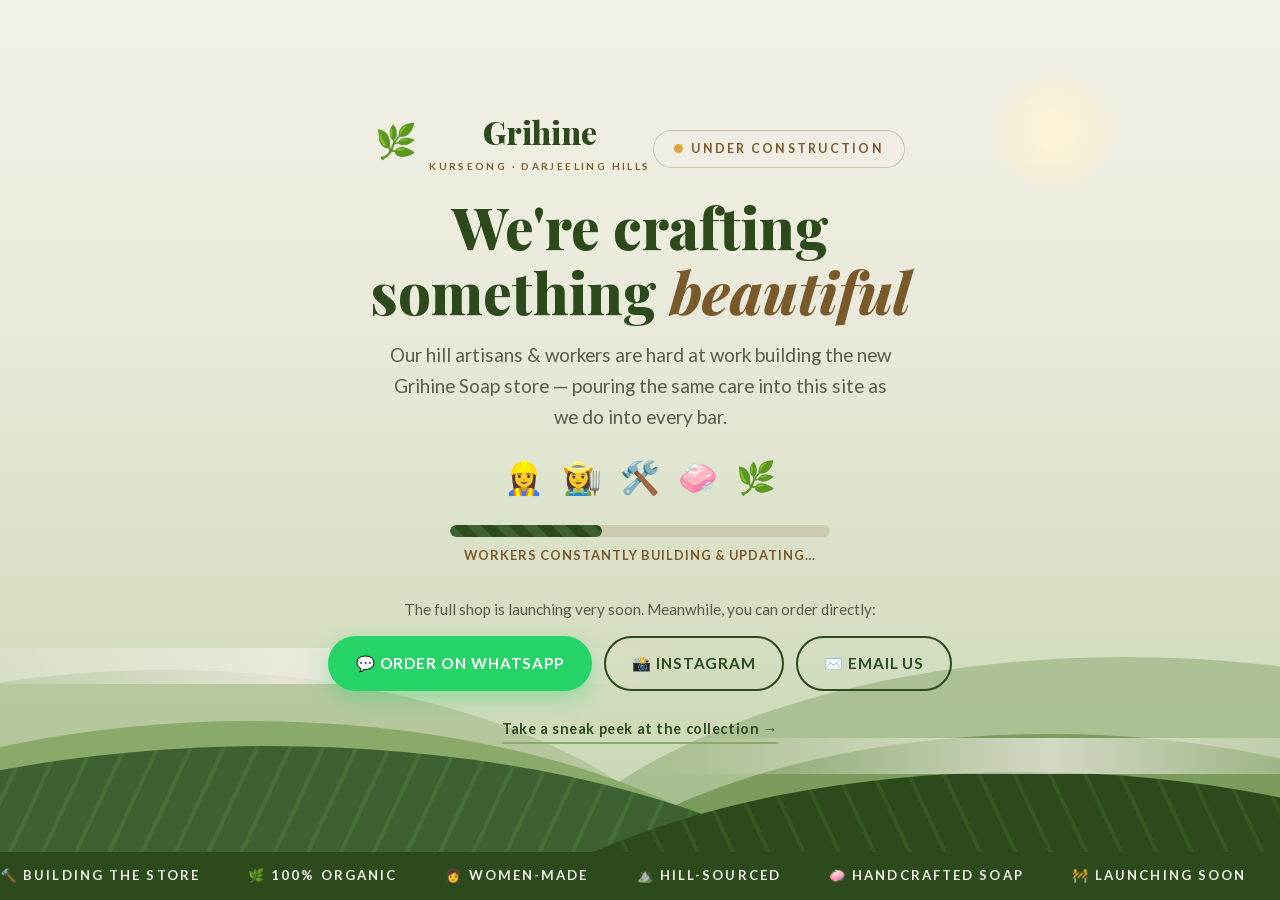
<file: index.html>
<!DOCTYPE html>
<html lang="en">
<head>
  <meta charset="UTF-8">
  <meta name="viewport" content="width=device-width, initial-scale=1.0">
  <!-- Security: CSP (meta-level — GitHub Pages can't set HTTP headers), strict referrer -->
  <meta http-equiv="Content-Security-Policy" content="default-src 'self'; script-src 'self'; style-src 'self' 'unsafe-inline'; img-src 'self' data:; font-src 'self'; connect-src 'self'; object-src 'none'; base-uri 'self'; form-action 'self'">
  <meta name="referrer" content="strict-origin-when-cross-origin">
  <title>Grihine Soap — Launching Soon | Handcrafted Organic Soap, Kurseong</title>
  <meta name="description" content="Grihine Soap is putting the finishing touches on a brand-new website. Handcrafted organic soaps by the Shree Ganesh Self Help Group, Darjeeling Hills. Order now on WhatsApp — full store launching very soon.">
  <meta name="keywords" content="handmade soap, organic soap, Darjeeling, Kurseong, Ambootia, Grihine soap, coming soon, launching soon">
  <meta name="author" content="Shree Ganesh Self Help Group">

  <meta property="og:type" content="website">
  <meta property="og:title" content="Grihine Soap — Launching Soon">
  <meta property="og:description" content="Our hill artisans are hard at work on the new Grihine Soap store. Order on WhatsApp meanwhile — coming very soon!">
  <meta property="og:url" content="https://shadowgreen9371.github.io/grihine-soap/">
  <meta property="og:site_name" content="Grihine Soap">
  <meta property="og:locale" content="en_IN">

  <link rel="icon" href="data:image/svg+xml,<svg xmlns=%22http://www.w3.org/2000/svg%22 viewBox=%220 0 100 100%22><text y=%22.9em%22 font-size=%2290%22>🌿</text></svg>">
  <link rel="preconnect" href="https://fonts.gstatic.com" crossorigin>
  <link rel="stylesheet" href="style.css">
  <style>
    /* ===== Coming-soon / under-construction splash ===== */
    .cs {
      position: relative;
      min-height: 100vh;
      display: flex;
      flex-direction: column;
      align-items: center;
      justify-content: center;
      text-align: center;
      overflow: hidden;
      padding: 40px 6% 0;
      background: linear-gradient(180deg, #F4F1E8 0%, #E8E9DA 38%, #D5DEC2 70%, #C3D2AC 100%);
    }
    .cs::before { /* sun */
      content: '';
      position: absolute;
      top: 8%; right: 13%;
      width: 120px; height: 120px;
      border-radius: 50%;
      background: radial-gradient(circle, rgba(255,245,214,0.95) 0%, rgba(255,240,200,0.4) 55%, transparent 72%);
    }
    .cs-inner {
      position: relative;
      z-index: 3;
      max-width: 640px;
      width: 100%;
      margin-bottom: 90px;
      opacity: 0;
      animation: fadeUp 0.9s ease 0.15s forwards;
    }
    .cs-logo {
      display: inline-flex;
      align-items: center;
      gap: 12px;
      font-family: var(--font-head);
      font-size: 2rem;
      font-weight: 800;
      color: var(--forest);
      margin-bottom: 8px;
    }
    .cs-logo .leaf { font-size: 2.1rem; }
    .cs-logo small {
      display: block;
      font-family: var(--font-body);
      font-size: 0.62rem;
      font-weight: 700;
      letter-spacing: 0.24em;
      text-transform: uppercase;
      color: var(--bark);
    }
    .cs-badge {
      display: inline-flex;
      align-items: center;
      gap: 8px;
      font-size: 0.78rem;
      font-weight: 700;
      letter-spacing: 0.18em;
      text-transform: uppercase;
      color: var(--bark);
      background: rgba(240,237,230,0.75);
      border: 1px solid rgba(122,90,42,0.3);
      border-radius: 50px;
      padding: 8px 20px;
      margin: 18px 0 26px;
    }
    .cs-badge .dot {
      width: 9px; height: 9px;
      border-radius: 50%;
      background: var(--honey);
      box-shadow: 0 0 0 0 rgba(217,164,65,0.6);
      animation: pulse 1.8s ease infinite;
    }
    @keyframes pulse {
      0%,100% { box-shadow: 0 0 0 0 rgba(217,164,65,0.5); }
      50% { box-shadow: 0 0 0 9px rgba(217,164,65,0); }
    }
    .cs h1 {
      font-size: clamp(2.2rem, 6vw, 3.6rem);
      font-weight: 800;
      color: var(--forest);
      line-height: 1.12;
      margin-bottom: 16px;
    }
    .cs h1 em { font-style: italic; color: var(--bark); }
    .cs .lead {
      font-size: clamp(1rem, 2.2vw, 1.18rem);
      color: var(--soft-ink);
      margin: 0 auto 18px;
      max-width: 520px;
    }

    /* workers-at-work row */
    .cs-workers {
      display: flex;
      justify-content: center;
      gap: 18px;
      margin: 8px 0 22px;
      font-size: 2rem;
    }
    .cs-workers span { display: inline-block; animation: bob 1.6s ease-in-out infinite; }
    .cs-workers span:nth-child(2) { animation-delay: 0.2s; }
    .cs-workers span:nth-child(3) { animation-delay: 0.4s; }
    .cs-workers span:nth-child(4) { animation-delay: 0.6s; }
    .cs-workers span:nth-child(5) { animation-delay: 0.8s; }
    @keyframes bob { 0%,100% { transform: translateY(0) rotate(-3deg); } 50% { transform: translateY(-9px) rotate(3deg); } }

    /* build progress bar (loops to show constant work) */
    .cs-progress {
      width: 100%;
      max-width: 380px;
      height: 12px;
      margin: 6px auto 8px;
      background: rgba(122,90,42,0.16);
      border-radius: 50px;
      overflow: hidden;
    }
    .cs-progress i {
      display: block;
      height: 100%;
      width: 40%;
      border-radius: 50px;
      background: repeating-linear-gradient(45deg, var(--hill) 0 10px, var(--forest) 10px 20px);
      animation: build 2.6s ease-in-out infinite;
    }
    @keyframes build {
      0% { width: 8%; }
      50% { width: 82%; }
      100% { width: 8%; }
    }
    .cs-progress-label {
      font-size: 0.8rem;
      font-weight: 700;
      letter-spacing: 0.08em;
      text-transform: uppercase;
      color: var(--bark);
      margin-bottom: 30px;
    }

    .cs-cta-label { font-size: 0.95rem; color: var(--soft-ink); margin-bottom: 14px; }
    .cs-ctas { display: flex; flex-wrap: wrap; gap: 12px; justify-content: center; }
    .cs-ctas .btn { padding: 13px 26px; }
    .cs-peek {
      display: inline-block;
      margin-top: 26px;
      font-size: 0.9rem;
      font-weight: 700;
      letter-spacing: 0.04em;
      color: var(--forest);
      border-bottom: 2px solid var(--tea);
      padding-bottom: 2px;
    }
    .cs-peek:hover { color: var(--bark); border-color: var(--bark); }

    /* moving "always working" strip pinned to bottom */
    .cs-strip {
      position: absolute;
      bottom: 0; left: 0; right: 0;
      z-index: 4;
      background: var(--forest);
      color: var(--mist);
      overflow: hidden;
      padding: 13px 0;
    }
    .cs-strip-track {
      display: flex;
      gap: 48px;
      width: max-content;
      animation: marquee 26s linear infinite;
    }
    .cs-strip-track span {
      font-size: 0.82rem;
      font-weight: 700;
      letter-spacing: 0.16em;
      text-transform: uppercase;
      white-space: nowrap;
    }

    @media (prefers-reduced-motion: reduce) {
      .cs-inner, .cs-workers span, .cs-progress i, .cs-strip-track, .cs-badge .dot { animation: none; opacity: 1; }
      .cs-progress i { width: 70%; }
    }
  </style>
</head>
<body>
  <main class="cs">
    <!-- layered hills (reuses site styles) -->
    <div class="hills" aria-hidden="true">
      <div class="hill hill-far-l"></div>
      <div class="hill hill-far-r"></div>
      <div class="hill hill-mid-l"></div>
      <div class="hill hill-mid-r"></div>
      <div class="hill hill-near-l"></div>
      <div class="hill hill-near-r"></div>
      <div class="mist-band mist-1"></div>
      <div class="mist-band mist-2"></div>
    </div>

    <div class="cs-inner">
      <span class="cs-logo">
        <span class="leaf">🌿</span>
        <span>Grihine<small>Kurseong · Darjeeling Hills</small></span>
      </span>

      <div class="cs-badge"><span class="dot"></span> Under Construction</div>

      <h1>We're crafting something <em>beautiful</em></h1>
      <p class="lead">Our hill artisans &amp; workers are hard at work building the new Grihine Soap store — pouring the same care into this site as we do into every bar.</p>

      <div class="cs-workers" aria-hidden="true">
        <span>👷‍♀️</span><span>👩‍🌾</span><span>🛠️</span><span>🧼</span><span>🌿</span>
      </div>

      <div class="cs-progress" role="progressbar" aria-label="Site build in progress"><i></i></div>
      <p class="cs-progress-label">Workers constantly building &amp; updating…</p>

      <p class="cs-cta-label">The full shop is launching very soon. Meanwhile, you can order directly:</p>
      <div class="cs-ctas">
        <!-- REPLACE 91XXXXXXXXXX with the real WhatsApp number -->
        <a class="btn btn-whatsapp" href="https://wa.me/91XXXXXXXXXX?text=Hello%20Grihine%20Soap!%20I%27d%20like%20to%20place%20an%20order." target="_blank" rel="noopener">💬 Order on WhatsApp</a>
        <!-- REPLACE with real Instagram handle -->
        <a class="btn btn-outline" href="https://instagram.com/grihinesoap" target="_blank" rel="noopener">📸 Instagram</a>
        <!-- REPLACE with real email -->
        <a class="btn btn-outline" href="mailto:grihinesoap@gmail.com">✉️ Email Us</a>
      </div>

      <a class="cs-peek" href="home.html">Take a sneak peek at the collection →</a>
    </div>

    <div class="cs-strip" aria-hidden="true">
      <div class="cs-strip-track">
        <span>🔨 Building the store</span><span>🌿 100% Organic</span><span>👩 Women-Made</span>
        <span>⛰️ Hill-Sourced</span><span>🧼 Handcrafted Soap</span><span>🚧 Launching Soon</span>
        <span>🔨 Building the store</span><span>🌿 100% Organic</span><span>👩 Women-Made</span>
        <span>⛰️ Hill-Sourced</span><span>🧼 Handcrafted Soap</span><span>🚧 Launching Soon</span>
      </div>
    </div>
  </main>
</body>
</html>
</file>
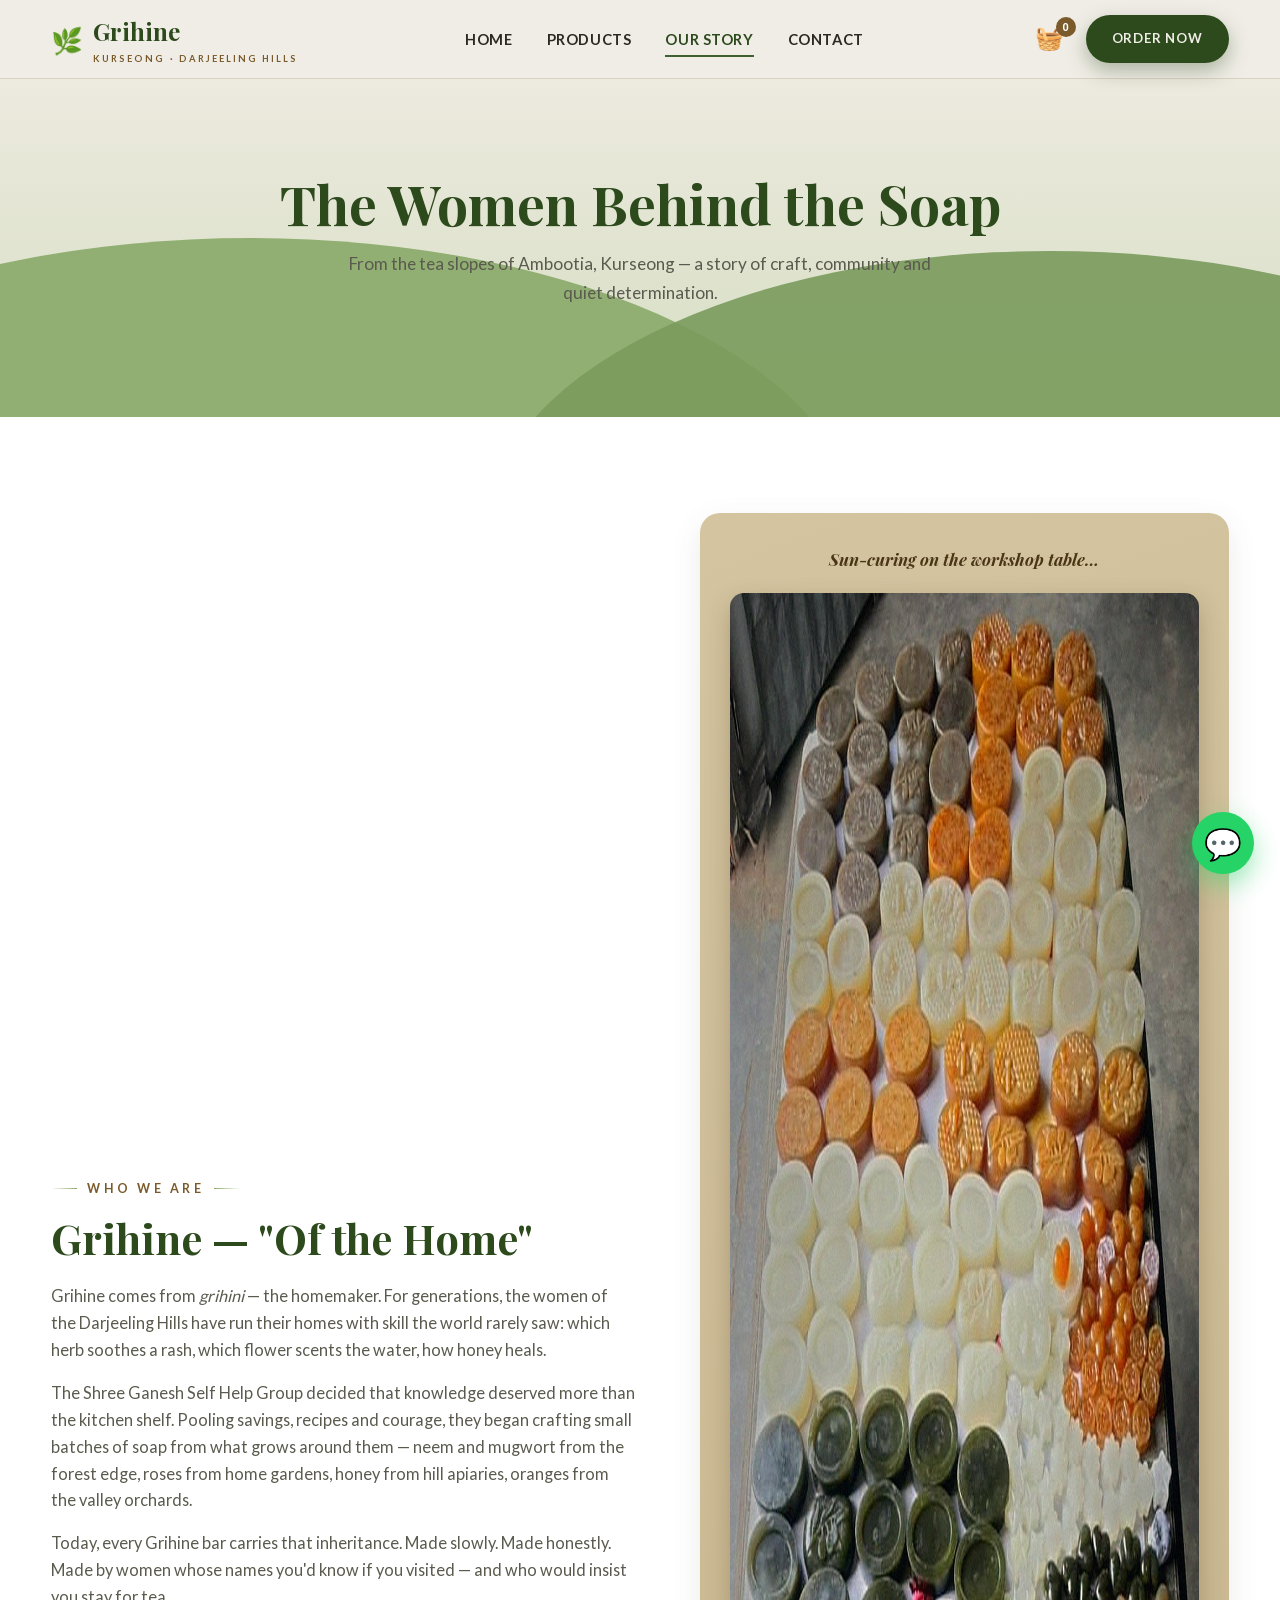
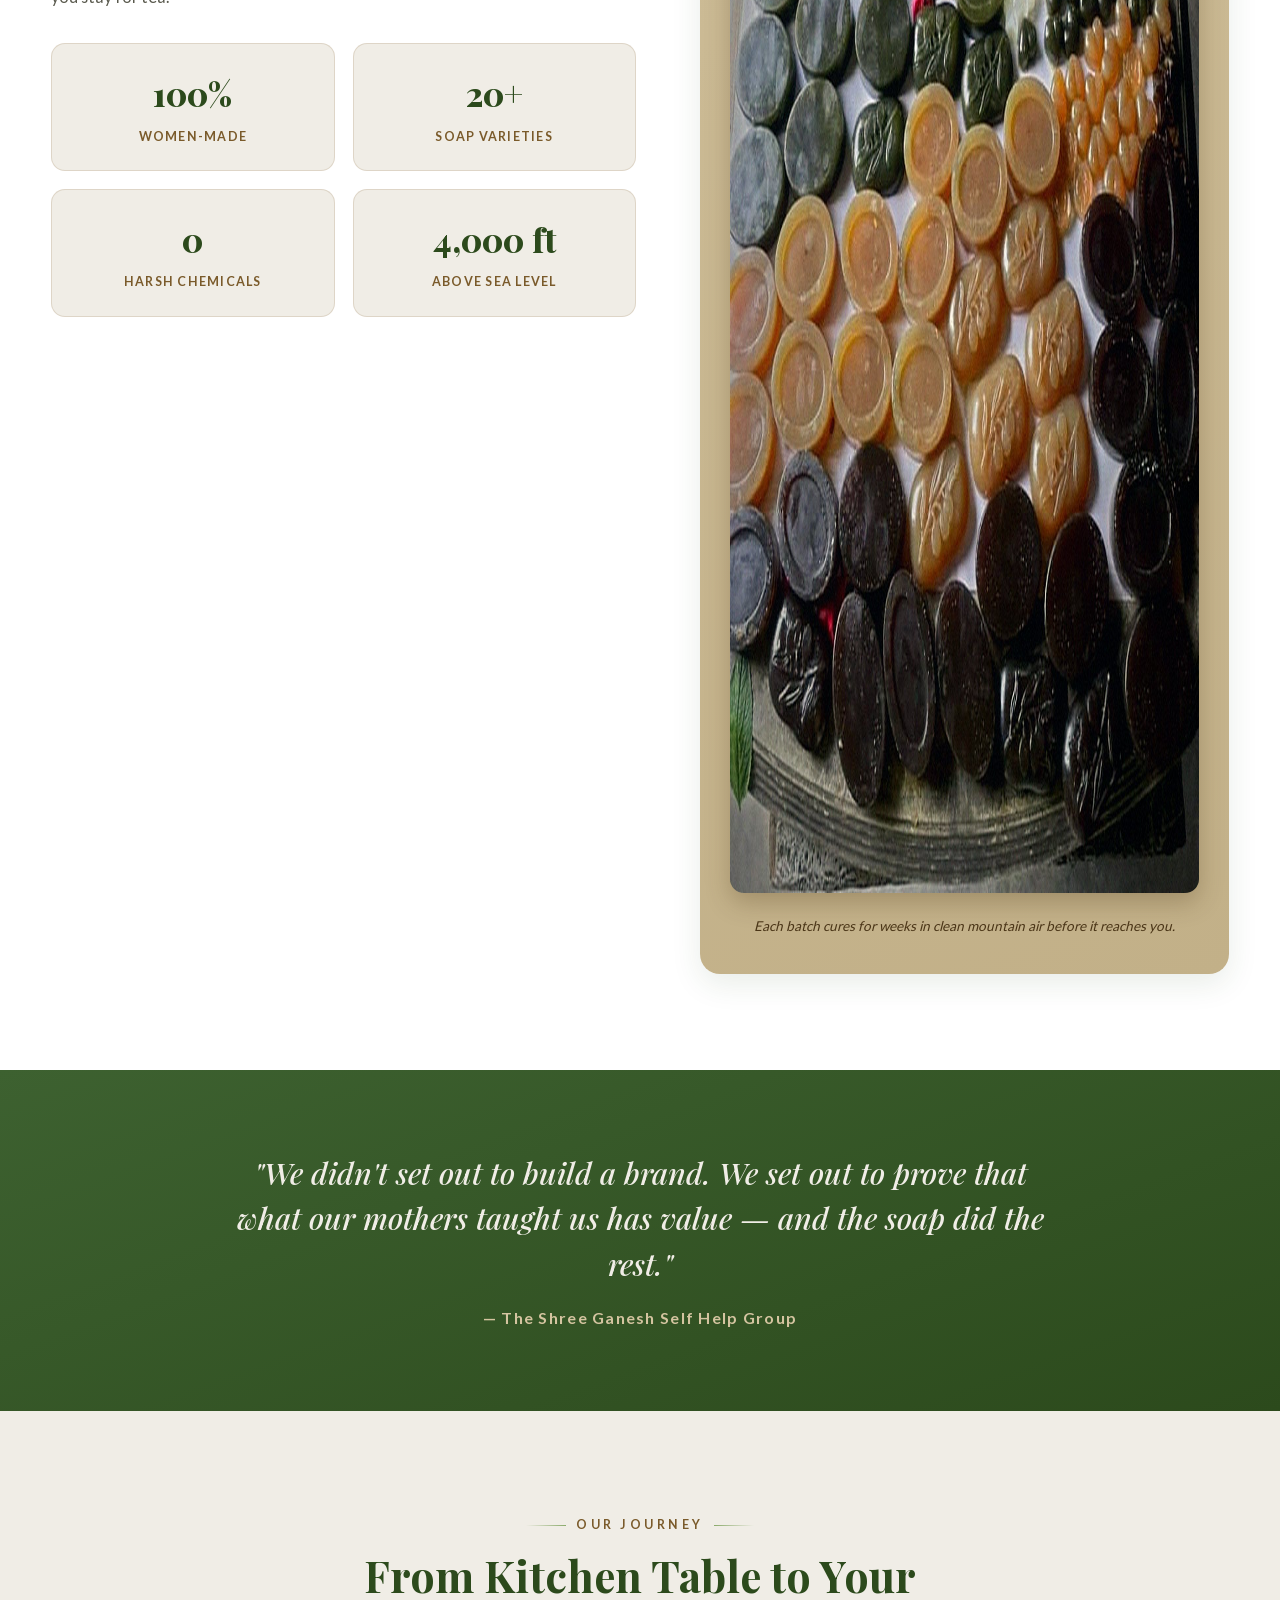
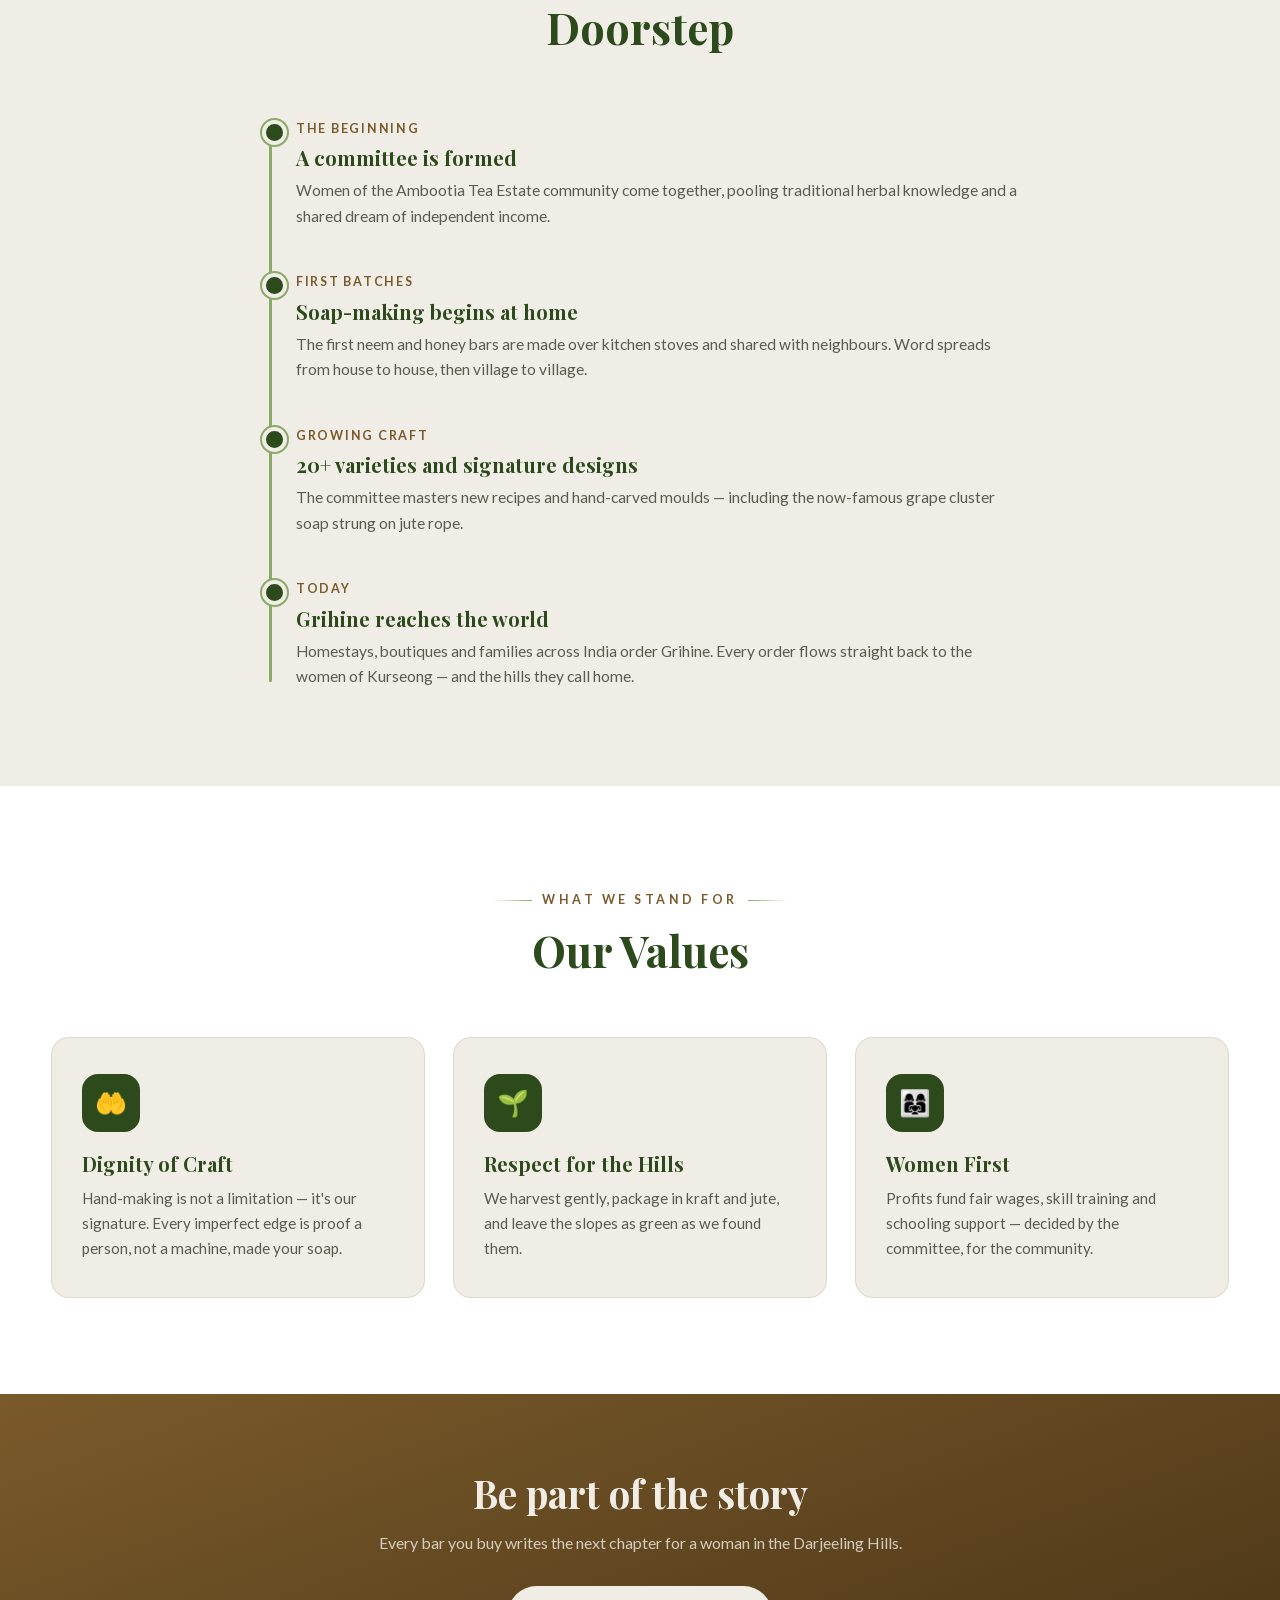
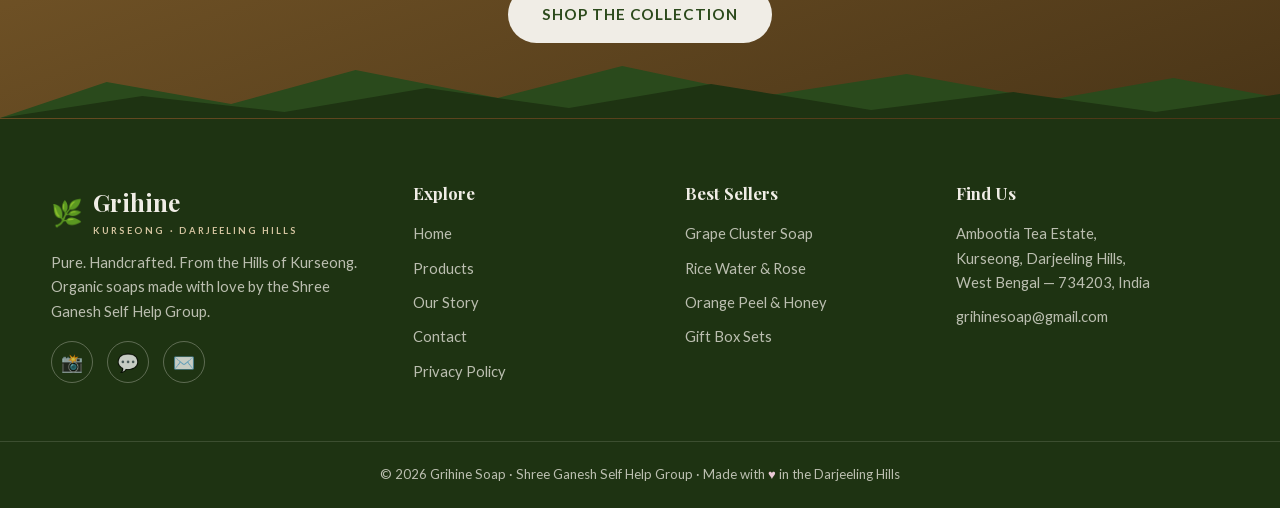
<file: about.html>
<!DOCTYPE html>
<html lang="en">
<head>
  <meta charset="UTF-8">
  <meta name="viewport" content="width=device-width, initial-scale=1.0">
  <!-- Security: CSP (meta-level — GitHub Pages can't set HTTP headers), strict referrer -->
  <meta http-equiv="Content-Security-Policy" content="default-src 'self'; script-src 'self'; style-src 'self' 'unsafe-inline'; img-src 'self' data:; font-src 'self'; connect-src 'self'; frame-src https://www.google.com; object-src 'none'; base-uri 'self'; form-action 'self'">
  <meta name="referrer" content="strict-origin-when-cross-origin">
  <title>Our Story — Grihine Soap | Shree Ganesh Self Help Group</title>
  <meta name="description" content="The story of Grihine Soap — how the women of Ambootia Tea Estate, Kurseong, turned hill-grown herbs and generations of knowledge into a handcrafted organic soap brand.">
  <meta name="keywords" content="women's committee Darjeeling, Ambootia Tea Estate, women entrepreneurs India, handmade soap story, Kurseong women, self help group soap">
  <meta name="author" content="Shree Ganesh Self Help Group">

  <meta property="og:type" content="website">
  <meta property="og:title" content="Our Story — Grihine Soap">
  <meta property="og:description" content="Made by the women of Ambootia Tea Estate, Kurseong. Every bar funds local livelihoods in the Darjeeling Hills.">
  <meta property="og:url" content="https://shadowgreen9371.github.io/grihine-soap/about.html">
  <meta property="og:site_name" content="Grihine Soap">
  <meta property="og:locale" content="en_IN">

  <link rel="icon" href="data:image/svg+xml,<svg xmlns=%22http://www.w3.org/2000/svg%22 viewBox=%220 0 100 100%22><text y=%22.9em%22 font-size=%2290%22>🌿</text></svg>">
  <link rel="stylesheet" href="style.css">
</head>
<body>

  <header class="navbar">
    <div class="container nav-inner">
      <a href="home.html" class="logo">
        <span class="leaf">🌿</span>
        <span>Grihine<small>Kurseong · Darjeeling Hills</small></span>
      </a>
      <nav class="nav-links" id="navLinks">
        <a href="home.html">Home</a>
        <a href="products.html">Products</a>
        <a href="about.html" class="active">Our Story</a>
        <a href="contact.html">Contact</a>
      </nav>
      <div class="nav-actions">
        <button class="cart-btn" id="cartBtn" aria-label="Cart" title="Your cart — checkout via WhatsApp">
          🧺<span class="cart-count" id="cartCount">0</span>
        </button>
        <a href="contact.html" class="btn btn-solid order-cta">Order Now</a>
        <button class="hamburger" id="hamburger" aria-label="Menu" aria-expanded="false">
          <span></span><span></span><span></span>
        </button>
      </div>
    </div>
  </header>

  <section class="page-hero">
    <div class="hills" aria-hidden="true">
      <div class="hill hill-mid-l"></div>
      <div class="hill hill-mid-r"></div>
    </div>
    <div class="container">
      <h1>The Women Behind the Soap</h1>
      <p>From the tea slopes of Ambootia, Kurseong — a story of craft, community and quiet determination.</p>
    </div>
  </section>

  <!-- Story -->
  <section class="section story">
    <div class="container story-grid">
      <div class="story-text reveal">
        <span class="eyebrow">Who We Are</span>
        <h2>Grihine — "Of the Home"</h2>
        <p>Grihine comes from <em>grihini</em> — the homemaker. For generations, the women of the Darjeeling Hills have run their homes with skill the world rarely saw: which herb soothes a rash, which flower scents the water, how honey heals.</p>
        <p>The Shree Ganesh Self Help Group decided that knowledge deserved more than the kitchen shelf. Pooling savings, recipes and courage, they began crafting small batches of soap from what grows around them — neem and mugwort from the forest edge, roses from home gardens, honey from hill apiaries, oranges from the valley orchards.</p>
        <p>Today, every Grihine bar carries that inheritance. Made slowly. Made honestly. Made by women whose names you'd know if you visited — and who would insist you stay for tea.</p>
        <div class="stats">
          <div class="stat-box"><span class="num">100%</span><span class="label">Women-Made</span></div>
          <div class="stat-box"><span class="num">20+</span><span class="label">Soap Varieties</span></div>
          <div class="stat-box"><span class="num">0</span><span class="label">Harsh Chemicals</span></div>
          <div class="stat-box"><span class="num">4,000 ft</span><span class="label">Above Sea Level</span></div>
        </div>
      </div>
      <div class="reveal">
        <div class="batch-display" aria-label="A fresh batch of handmade soaps">
          <h4>Sun-curing on the workshop table…</h4>
          <img class="batch-photo" src="images/batch.jpg" alt="A large batch of freshly made Grihine soaps curing on the workshop table" loading="lazy" width="1425" height="1900">
          <p class="batch-note">Each batch cures for weeks in clean mountain air before it reaches you.</p>
        </div>
      </div>
    </div>
  </section>

  <!-- Quote band -->
  <section class="quote-band">
    <div class="container reveal">
      <blockquote>"We didn't set out to build a brand. We set out to prove that what our mothers taught us has value — and the soap did the rest."</blockquote>
      <cite>— The Shree Ganesh Self Help Group</cite>
    </div>
  </section>

  <!-- Journey timeline -->
  <section class="section">
    <div class="container">
      <div class="section-head reveal">
        <span class="eyebrow">Our Journey</span>
        <h2>From Kitchen Table to Your Doorstep</h2>
      </div>
      <div class="timeline">
        <div class="timeline-item reveal">
          <span class="tl-when">The Beginning</span>
          <h3>A committee is formed</h3>
          <p>Women of the Ambootia Tea Estate community come together, pooling traditional herbal knowledge and a shared dream of independent income.</p>
        </div>
        <div class="timeline-item reveal">
          <span class="tl-when">First Batches</span>
          <h3>Soap-making begins at home</h3>
          <p>The first neem and honey bars are made over kitchen stoves and shared with neighbours. Word spreads from house to house, then village to village.</p>
        </div>
        <div class="timeline-item reveal">
          <span class="tl-when">Growing Craft</span>
          <h3>20+ varieties and signature designs</h3>
          <p>The committee masters new recipes and hand-carved moulds — including the now-famous grape cluster soap strung on jute rope.</p>
        </div>
        <div class="timeline-item reveal">
          <span class="tl-when">Today</span>
          <h3>Grihine reaches the world</h3>
          <p>Homestays, boutiques and families across India order Grihine. Every order flows straight back to the women of Kurseong — and the hills they call home.</p>
        </div>
      </div>
    </div>
  </section>

  <!-- Values -->
  <section class="section why">
    <div class="container">
      <div class="section-head reveal">
        <span class="eyebrow">What We Stand For</span>
        <h2>Our Values</h2>
      </div>
      <div class="why-grid values-grid">
        <div class="why-card reveal">
          <div class="why-icon">🤲</div>
          <h3>Dignity of Craft</h3>
          <p>Hand-making is not a limitation — it's our signature. Every imperfect edge is proof a person, not a machine, made your soap.</p>
        </div>
        <div class="why-card reveal">
          <div class="why-icon">🌱</div>
          <h3>Respect for the Hills</h3>
          <p>We harvest gently, package in kraft and jute, and leave the slopes as green as we found them.</p>
        </div>
        <div class="why-card reveal">
          <div class="why-icon">👩‍👩‍👧</div>
          <h3>Women First</h3>
          <p>Profits fund fair wages, skill training and schooling support — decided by the committee, for the community.</p>
        </div>
      </div>
    </div>
  </section>

  <!-- CTA -->
  <section class="cta-band">
    <div class="container reveal">
      <h2>Be part of the story</h2>
      <p>Every bar you buy writes the next chapter for a woman in the Darjeeling Hills.</p>
      <a href="products.html" class="btn btn-light">Shop the Collection</a>
    </div>
  </section>

  <footer class="footer">
    <div class="footer-range" aria-hidden="true">
      <svg viewBox="0 0 1440 70" preserveAspectRatio="none" xmlns="http://www.w3.org/2000/svg">
        <path d="M0 70 L120 34 L260 56 L400 22 L560 50 L700 18 L860 48 L1020 26 L1180 52 L1320 30 L1440 50 L1440 70 Z" fill="#2A4A1C"/>
        <path d="M0 70 L160 48 L320 64 L480 40 L640 60 L800 36 L980 62 L1140 44 L1300 64 L1440 46 L1440 70 Z" fill="#1E3312"/>
      </svg>
    </div>
    <div class="container footer-grid">
      <div class="footer-brand">
        <a href="home.html" class="logo">
          <span class="leaf">🌿</span>
          <span>Grihine<small>Kurseong · Darjeeling Hills</small></span>
        </a>
        <p>Pure. Handcrafted. From the Hills of Kurseong. Organic soaps made with love by the Shree Ganesh Self Help Group.</p>
        <div class="social-links">
          <a href="https://instagram.com/grihinesoap" target="_blank" rel="noopener" aria-label="Instagram">📸</a>
          <a href="https://wa.me/91XXXXXXXXXX" target="_blank" rel="noopener" aria-label="WhatsApp">💬</a>
          <a href="mailto:grihinesoap@gmail.com" aria-label="Email">✉️</a>
        </div>
      </div>
      <div>
        <h4>Explore</h4>
        <ul>
          <li><a href="home.html">Home</a></li>
          <li><a href="products.html">Products</a></li>
          <li><a href="about.html">Our Story</a></li>
          <li><a href="contact.html">Contact</a></li>
          <li><a href="privacy.html">Privacy Policy</a></li>
        </ul>
      </div>
      <div>
        <h4>Best Sellers</h4>
        <ul>
          <li><a href="products.html#grape">Grape Cluster Soap</a></li>
          <li><a href="products.html#rice">Rice Water &amp; Rose</a></li>
          <li><a href="products.html#orange">Orange Peel &amp; Honey</a></li>
          <li><a href="products.html#gift">Gift Box Sets</a></li>
        </ul>
      </div>
      <div>
        <h4>Find Us</h4>
        <p>Ambootia Tea Estate,<br>Kurseong, Darjeeling Hills,<br>West Bengal — 734203, India</p>
        <p><a href="mailto:grihinesoap@gmail.com">grihinesoap@gmail.com</a></p>
      </div>
    </div>
    <div class="footer-bottom">
      <div class="container">
        © 2026 Grihine Soap · Shree Ganesh Self Help Group · Made with <span class="heart">♥</span> in the Darjeeling Hills
      </div>
    </div>
  </footer>

  <a class="wa-float" href="https://wa.me/91XXXXXXXXXX?text=Hello%20Grihine%20Soap!%20I%27d%20like%20to%20place%20an%20order." target="_blank" rel="noopener" aria-label="Chat on WhatsApp">💬</a>
  <div class="toast" id="toast" role="status" aria-live="polite"></div>
  <script src="script.js"></script>
</body>
</html>
</file>
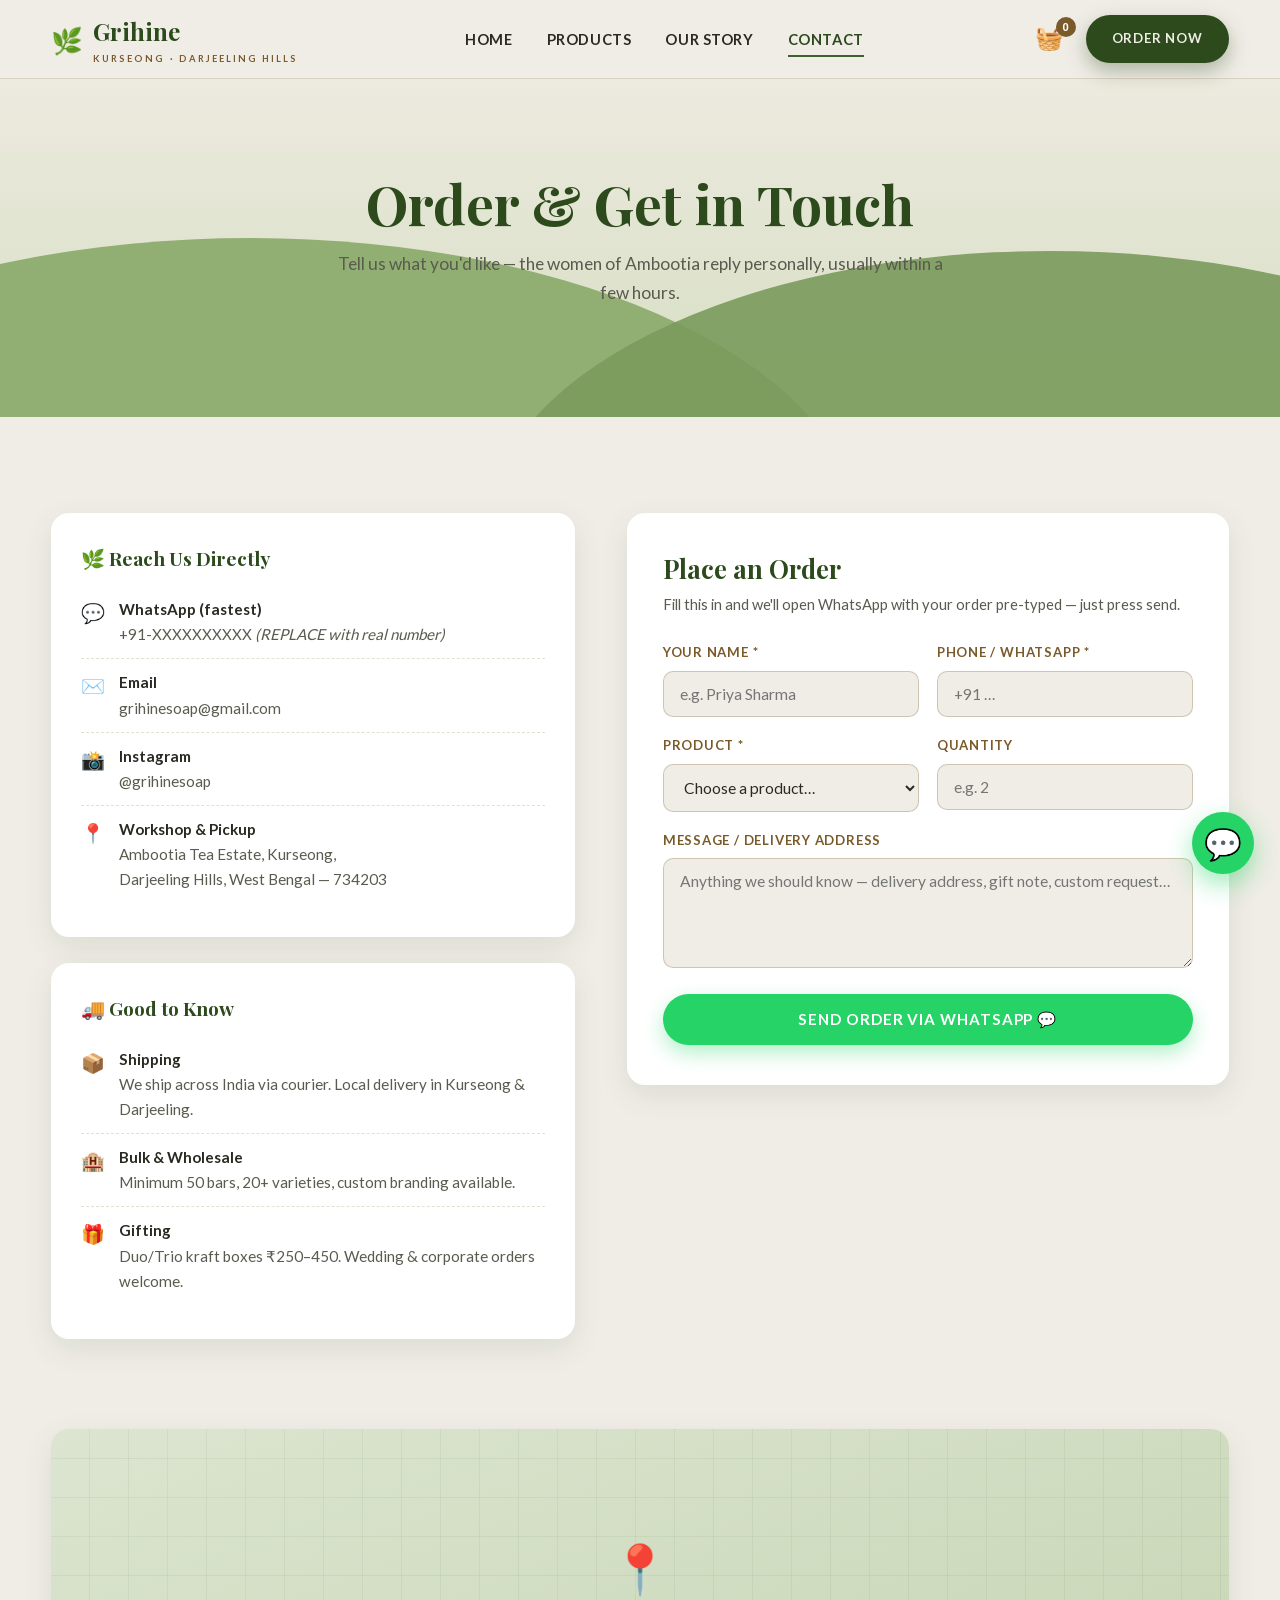
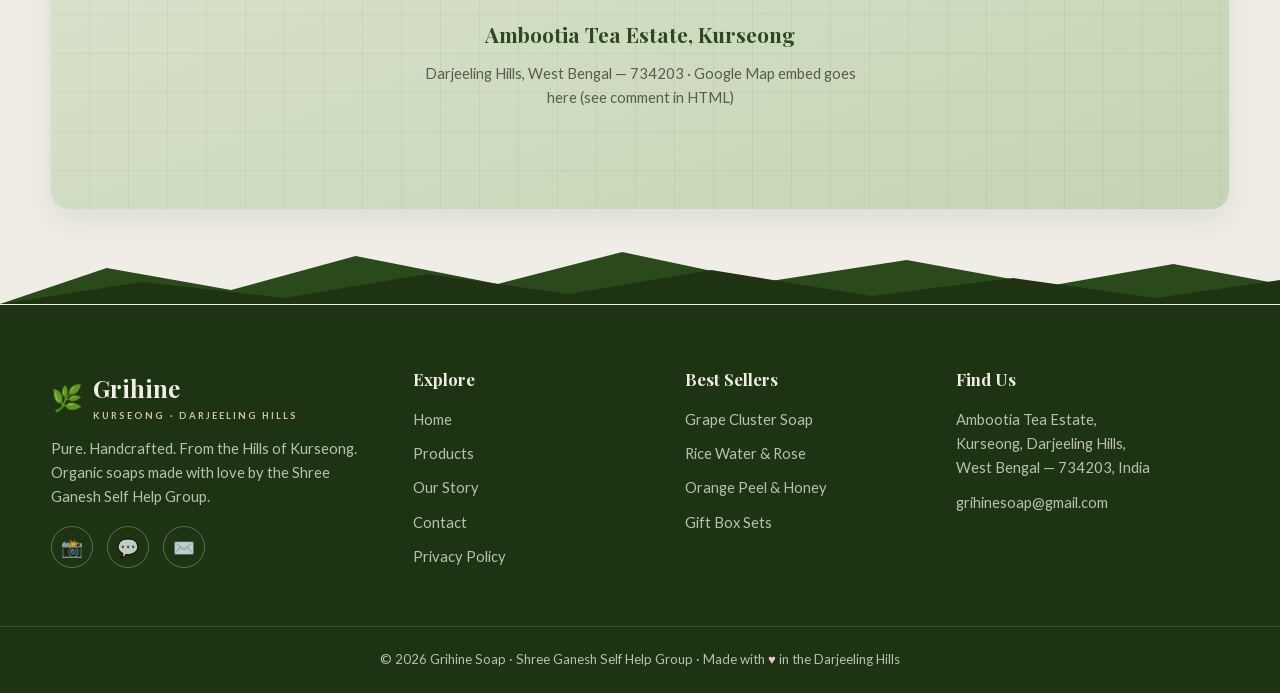
<file: contact.html>
<!DOCTYPE html>
<html lang="en">
<head>
  <meta charset="UTF-8">
  <meta name="viewport" content="width=device-width, initial-scale=1.0">
  <!-- Security: CSP (meta-level — GitHub Pages can't set HTTP headers), strict referrer -->
  <meta http-equiv="Content-Security-Policy" content="default-src 'self'; script-src 'self'; style-src 'self' 'unsafe-inline'; img-src 'self' data:; font-src 'self'; connect-src 'self'; frame-src https://www.google.com; object-src 'none'; base-uri 'self'; form-action 'self'">
  <meta name="referrer" content="strict-origin-when-cross-origin">
  <title>Contact &amp; Order — Grihine Soap | Kurseong, Darjeeling Hills</title>
  <meta name="description" content="Order Grihine handmade organic soap — WhatsApp, email or the order form. Bulk and wholesale enquiries welcome. Ambootia Tea Estate, Kurseong, Darjeeling Hills, West Bengal 734203.">
  <meta name="keywords" content="order handmade soap, contact Grihine, soap wholesale enquiry, Kurseong soap order, WhatsApp soap order">
  <meta name="author" content="Shree Ganesh Self Help Group">

  <meta property="og:type" content="website">
  <meta property="og:title" content="Contact &amp; Order — Grihine Soap">
  <meta property="og:description" content="Place an order or send a wholesale enquiry. The women of Ambootia reply personally on WhatsApp.">
  <meta property="og:url" content="https://shadowgreen9371.github.io/grihine-soap/contact.html">
  <meta property="og:site_name" content="Grihine Soap">
  <meta property="og:locale" content="en_IN">

  <link rel="icon" href="data:image/svg+xml,<svg xmlns=%22http://www.w3.org/2000/svg%22 viewBox=%220 0 100 100%22><text y=%22.9em%22 font-size=%2290%22>🌿</text></svg>">
  <link rel="stylesheet" href="style.css">
</head>
<body>

  <header class="navbar">
    <div class="container nav-inner">
      <a href="home.html" class="logo">
        <span class="leaf">🌿</span>
        <span>Grihine<small>Kurseong · Darjeeling Hills</small></span>
      </a>
      <nav class="nav-links" id="navLinks">
        <a href="home.html">Home</a>
        <a href="products.html">Products</a>
        <a href="about.html">Our Story</a>
        <a href="contact.html" class="active">Contact</a>
      </nav>
      <div class="nav-actions">
        <button class="cart-btn" id="cartBtn" aria-label="Cart" title="Your cart — checkout via WhatsApp">
          🧺<span class="cart-count" id="cartCount">0</span>
        </button>
        <a href="contact.html" class="btn btn-solid order-cta">Order Now</a>
        <button class="hamburger" id="hamburger" aria-label="Menu" aria-expanded="false">
          <span></span><span></span><span></span>
        </button>
      </div>
    </div>
  </header>

  <section class="page-hero">
    <div class="hills" aria-hidden="true">
      <div class="hill hill-mid-l"></div>
      <div class="hill hill-mid-r"></div>
    </div>
    <div class="container">
      <h1>Order &amp; Get in Touch</h1>
      <p>Tell us what you'd like — the women of Ambootia reply personally, usually within a few hours.</p>
    </div>
  </section>

  <section class="section">
    <div class="container contact-grid">

      <!-- Left: contact info -->
      <div class="reveal">
        <div class="contact-info-card">
          <h3>🌿 Reach Us Directly</h3>
          <div class="contact-line">
            <span class="c-icon">💬</span>
            <div><strong>WhatsApp (fastest)</strong>
              <!-- REPLACE with real number -->
              <a href="https://wa.me/91XXXXXXXXXX">+91-XXXXXXXXXX</a> <em>(REPLACE with real number)</em>
            </div>
          </div>
          <div class="contact-line">
            <span class="c-icon">✉️</span>
            <div><strong>Email</strong>
              <!-- REPLACE with real email -->
              <a href="mailto:grihinesoap@gmail.com">grihinesoap@gmail.com</a>
            </div>
          </div>
          <div class="contact-line">
            <span class="c-icon">📸</span>
            <div><strong>Instagram</strong>
              <!-- REPLACE with real handle -->
              <a href="https://instagram.com/grihinesoap" target="_blank" rel="noopener">@grihinesoap</a>
            </div>
          </div>
          <div class="contact-line">
            <span class="c-icon">📍</span>
            <div><strong>Workshop &amp; Pickup</strong>
              Ambootia Tea Estate, Kurseong,<br>Darjeeling Hills, West Bengal — 734203
            </div>
          </div>
        </div>

        <div class="contact-info-card">
          <h3>🚚 Good to Know</h3>
          <div class="contact-line">
            <span class="c-icon">📦</span>
            <div><strong>Shipping</strong> We ship across India via courier. Local delivery in Kurseong &amp; Darjeeling.</div>
          </div>
          <div class="contact-line">
            <span class="c-icon">🏨</span>
            <div><strong>Bulk &amp; Wholesale</strong> Minimum 50 bars, 20+ varieties, custom branding available.</div>
          </div>
          <div class="contact-line">
            <span class="c-icon">🎁</span>
            <div><strong>Gifting</strong> Duo/Trio kraft boxes ₹250–450. Wedding &amp; corporate orders welcome.</div>
          </div>
        </div>
      </div>

      <!-- Right: order form -->
      <form class="order-form reveal" id="orderForm">
        <h2>Place an Order</h2>
        <p class="form-note">Fill this in and we'll open WhatsApp with your order pre-typed — just press send.</p>

        <div class="form-row">
          <div class="form-group">
            <label for="name">Your Name *</label>
            <input type="text" id="name" name="name" placeholder="e.g. Priya Sharma" required>
          </div>
          <div class="form-group">
            <label for="phone">Phone / WhatsApp *</label>
            <input type="tel" id="phone" name="phone" placeholder="+91 …" required>
          </div>
        </div>

        <div class="form-row">
          <div class="form-group">
            <label for="product">Product *</label>
            <select id="product" name="product" required>
              <option value="" disabled selected>Choose a product…</option>
              <option>Grape Cluster Soap — ₹180</option>
              <option>Rice Water &amp; Rose Soap — ₹120</option>
              <option>Orange Peel &amp; Honey Soap — ₹120</option>
              <option>Titepati Soap — 100g, ₹60</option>
              <option>Gift Box — Duo ₹250</option>
              <option>Gift Box — Trio ₹350</option>
              <option>Gift Box — Signature ₹450</option>
              <option>Bulk / Wholesale (min 50 bars)</option>
              <option>Custom order — let's talk</option>
            </select>
          </div>
          <div class="form-group">
            <label for="quantity">Quantity</label>
            <input type="number" id="quantity" name="quantity" min="1" placeholder="e.g. 2">
          </div>
        </div>

        <div class="form-group">
          <label for="message">Message / Delivery Address</label>
          <textarea id="message" name="message" placeholder="Anything we should know — delivery address, gift note, custom request…"></textarea>
        </div>

        <button type="submit" class="btn btn-whatsapp form-submit">Send Order via WhatsApp 💬</button>
      </form>
    </div>

    <!-- Map -->
    <div class="container">
      <div class="map-wrap reveal">
        <!--
          REPLACE: paste your Google Maps embed here.
          Get it from: Google Maps → search "Ambootia Tea Estate, Kurseong" →
          Share → Embed a map → copy the <iframe> and replace the placeholder below.
          Example:
          <iframe src="https://www.google.com/maps/embed?pb=YOUR_EMBED_CODE"
                  width="100%" height="380" style="border:0" loading="lazy"
                  allowfullscreen referrerpolicy="no-referrer-when-downgrade"></iframe>
        -->
        <div class="map-placeholder">
          <span class="pin">📍</span>
          <strong>Ambootia Tea Estate, Kurseong</strong>
          <span>Darjeeling Hills, West Bengal — 734203 · Google Map embed goes here (see comment in HTML)</span>
        </div>
      </div>
    </div>
  </section>

  <footer class="footer">
    <div class="footer-range" aria-hidden="true">
      <svg viewBox="0 0 1440 70" preserveAspectRatio="none" xmlns="http://www.w3.org/2000/svg">
        <path d="M0 70 L120 34 L260 56 L400 22 L560 50 L700 18 L860 48 L1020 26 L1180 52 L1320 30 L1440 50 L1440 70 Z" fill="#2A4A1C"/>
        <path d="M0 70 L160 48 L320 64 L480 40 L640 60 L800 36 L980 62 L1140 44 L1300 64 L1440 46 L1440 70 Z" fill="#1E3312"/>
      </svg>
    </div>
    <div class="container footer-grid">
      <div class="footer-brand">
        <a href="home.html" class="logo">
          <span class="leaf">🌿</span>
          <span>Grihine<small>Kurseong · Darjeeling Hills</small></span>
        </a>
        <p>Pure. Handcrafted. From the Hills of Kurseong. Organic soaps made with love by the Shree Ganesh Self Help Group.</p>
        <div class="social-links">
          <a href="https://instagram.com/grihinesoap" target="_blank" rel="noopener" aria-label="Instagram">📸</a>
          <a href="https://wa.me/91XXXXXXXXXX" target="_blank" rel="noopener" aria-label="WhatsApp">💬</a>
          <a href="mailto:grihinesoap@gmail.com" aria-label="Email">✉️</a>
        </div>
      </div>
      <div>
        <h4>Explore</h4>
        <ul>
          <li><a href="home.html">Home</a></li>
          <li><a href="products.html">Products</a></li>
          <li><a href="about.html">Our Story</a></li>
          <li><a href="contact.html">Contact</a></li>
          <li><a href="privacy.html">Privacy Policy</a></li>
        </ul>
      </div>
      <div>
        <h4>Best Sellers</h4>
        <ul>
          <li><a href="products.html#grape">Grape Cluster Soap</a></li>
          <li><a href="products.html#rice">Rice Water &amp; Rose</a></li>
          <li><a href="products.html#orange">Orange Peel &amp; Honey</a></li>
          <li><a href="products.html#gift">Gift Box Sets</a></li>
        </ul>
      </div>
      <div>
        <h4>Find Us</h4>
        <p>Ambootia Tea Estate,<br>Kurseong, Darjeeling Hills,<br>West Bengal — 734203, India</p>
        <p><a href="mailto:grihinesoap@gmail.com">grihinesoap@gmail.com</a></p>
      </div>
    </div>
    <div class="footer-bottom">
      <div class="container">
        © 2026 Grihine Soap · Shree Ganesh Self Help Group · Made with <span class="heart">♥</span> in the Darjeeling Hills
      </div>
    </div>
  </footer>

  <a class="wa-float" href="https://wa.me/91XXXXXXXXXX?text=Hello%20Grihine%20Soap!%20I%27d%20like%20to%20place%20an%20order." target="_blank" rel="noopener" aria-label="Chat on WhatsApp">💬</a>
  <div class="toast" id="toast" role="status" aria-live="polite"></div>
  <script src="script.js"></script>
</body>
</html>
</file>
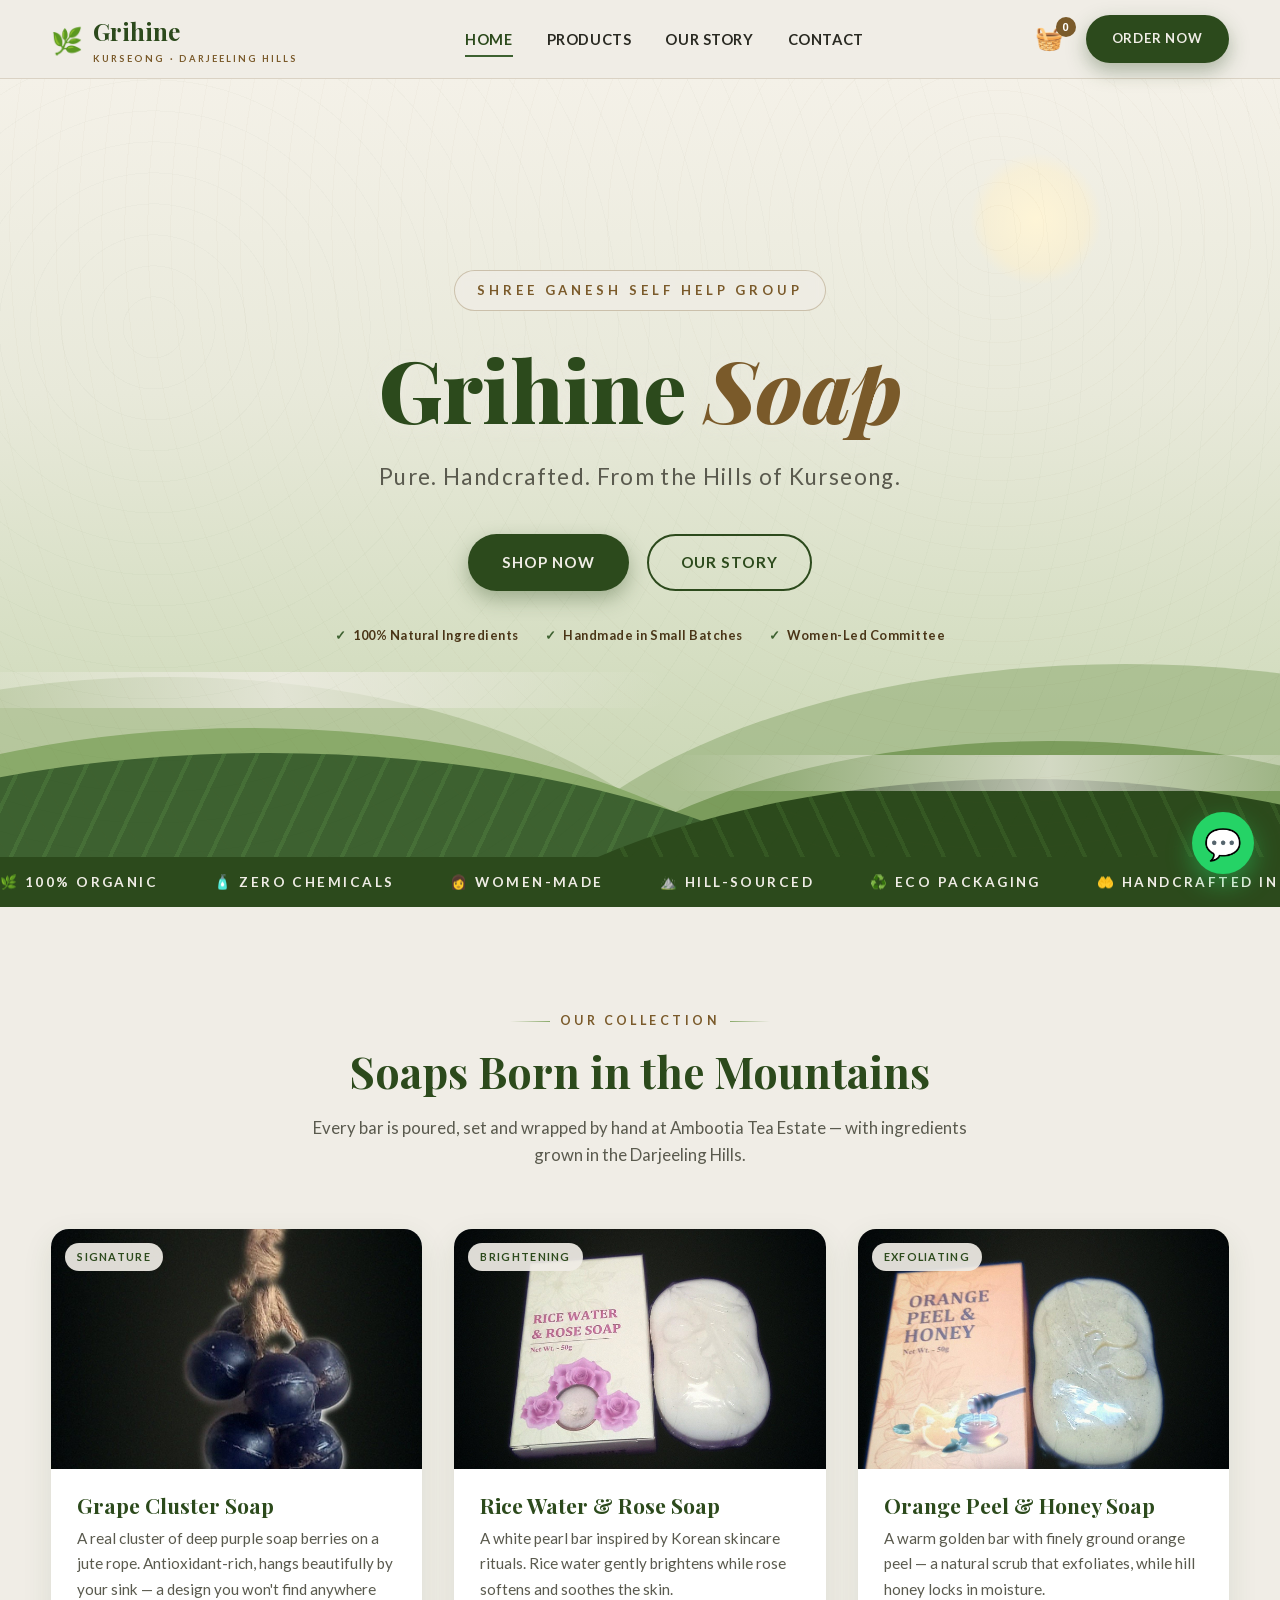
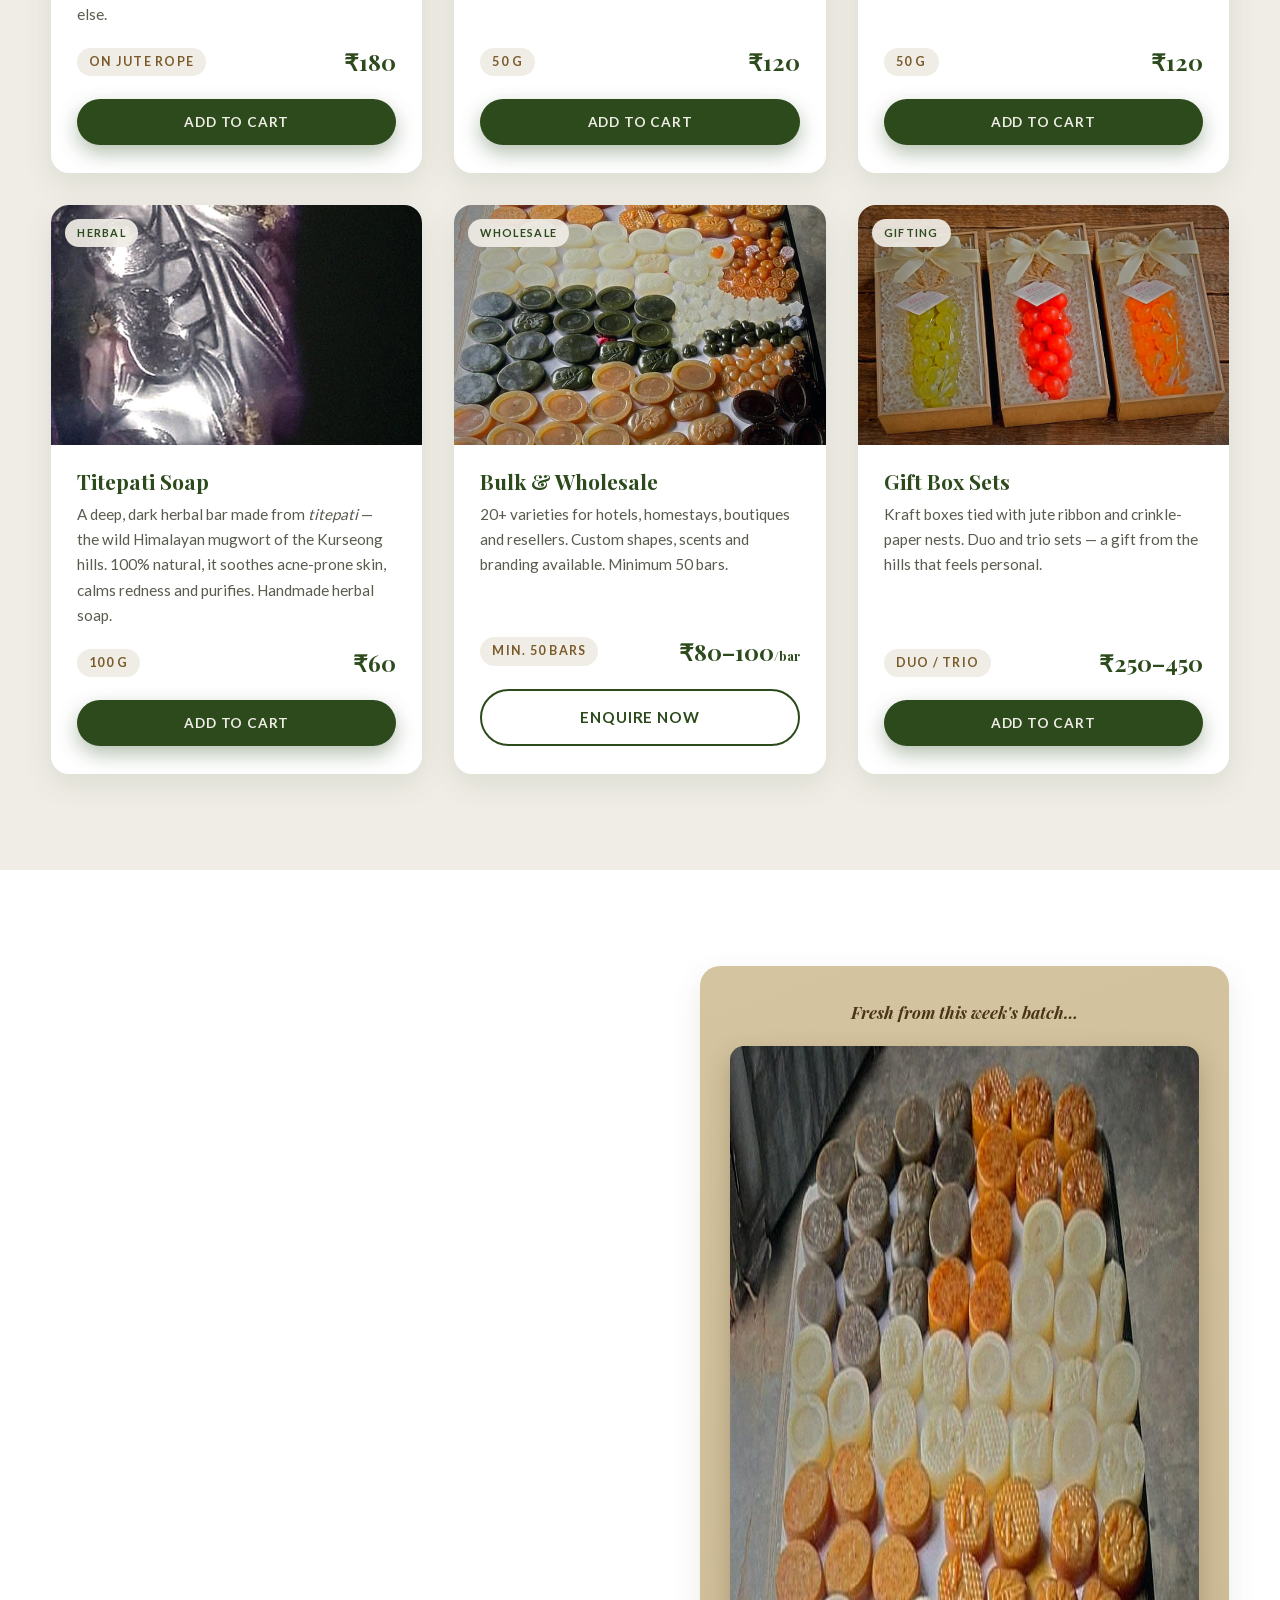
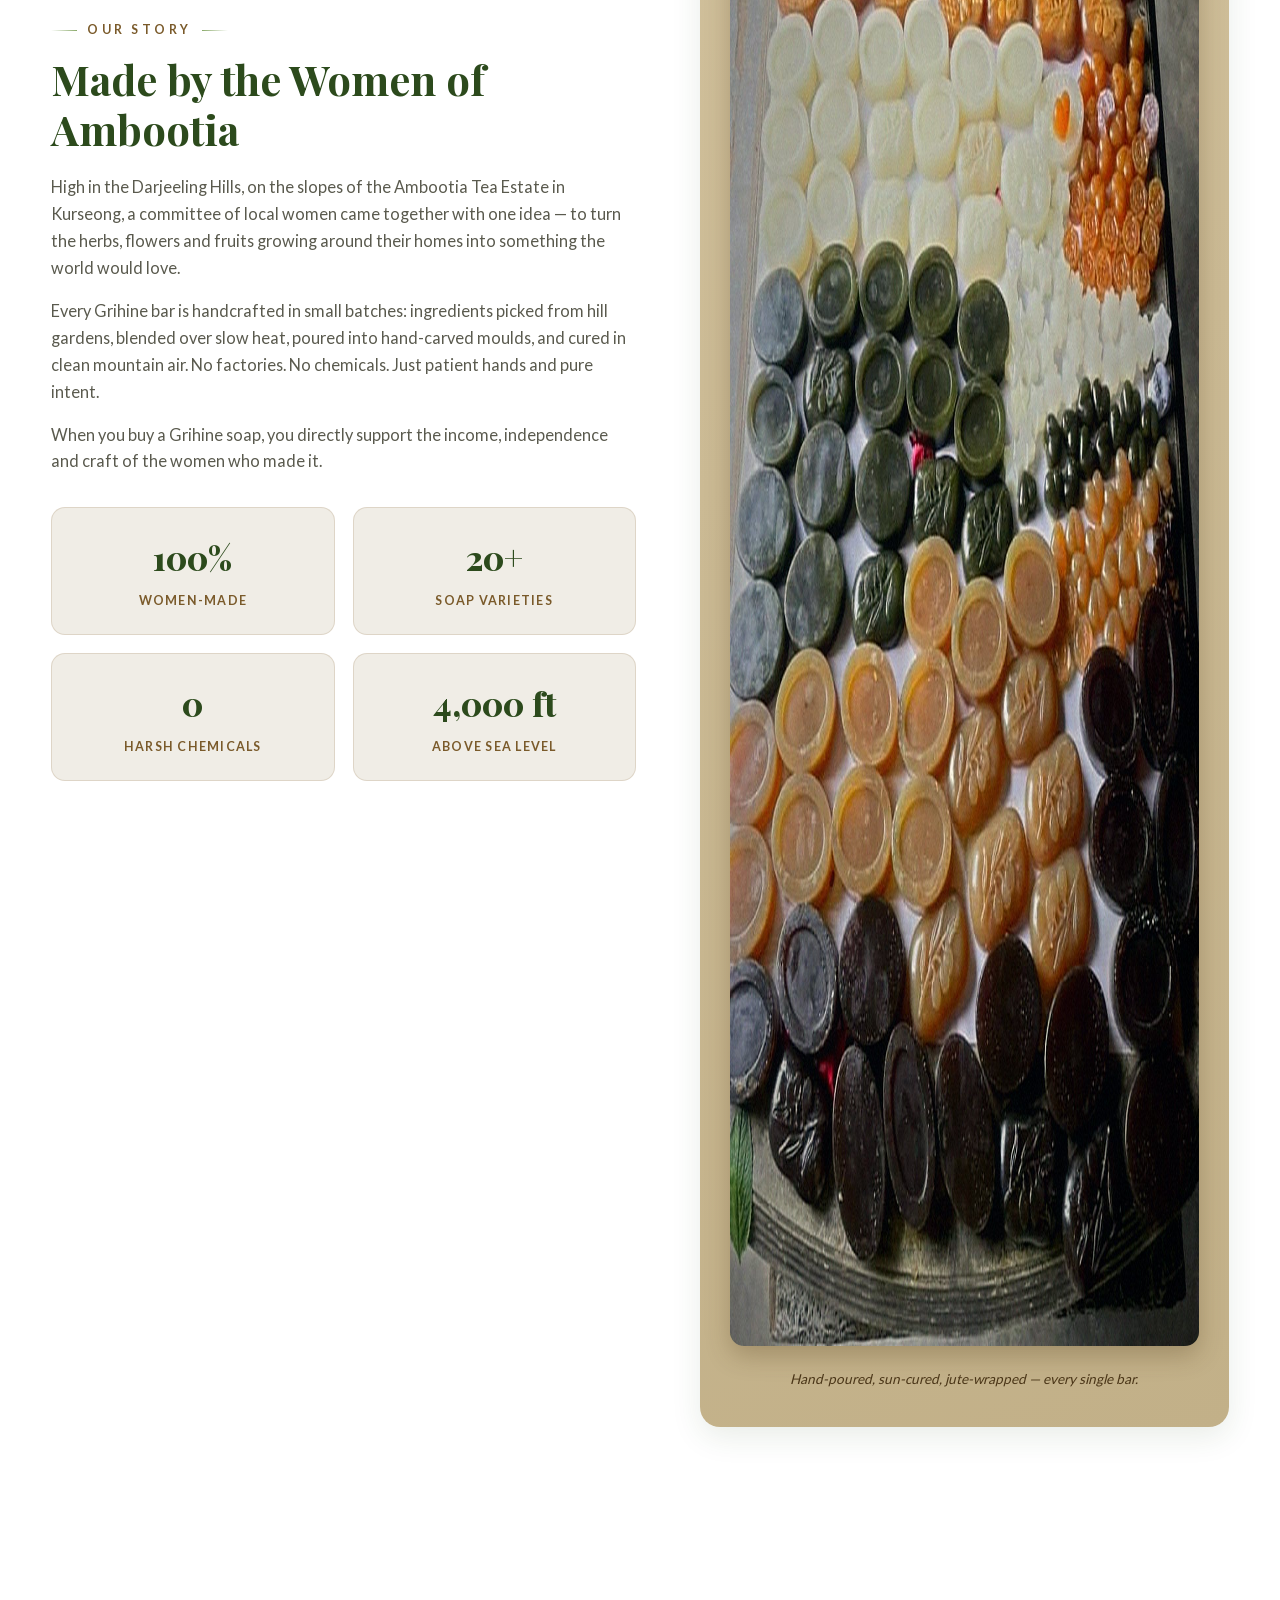
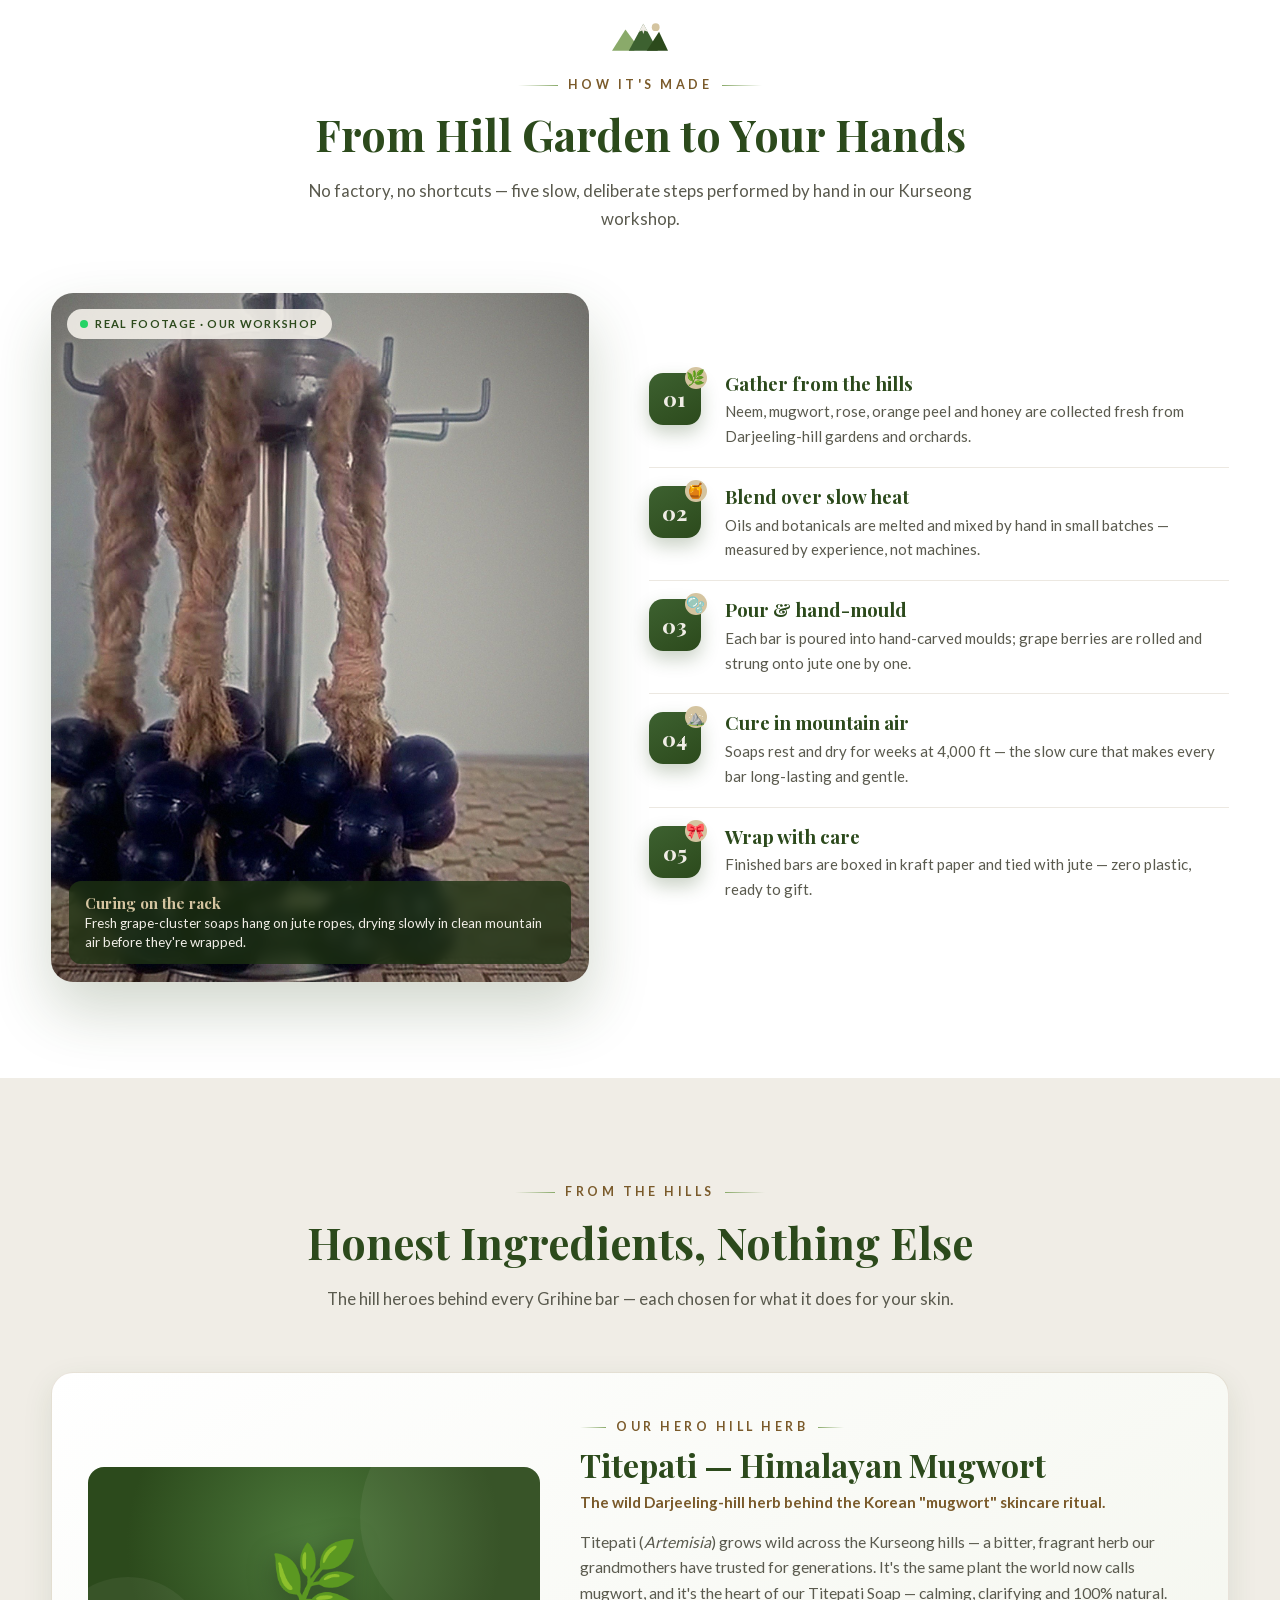
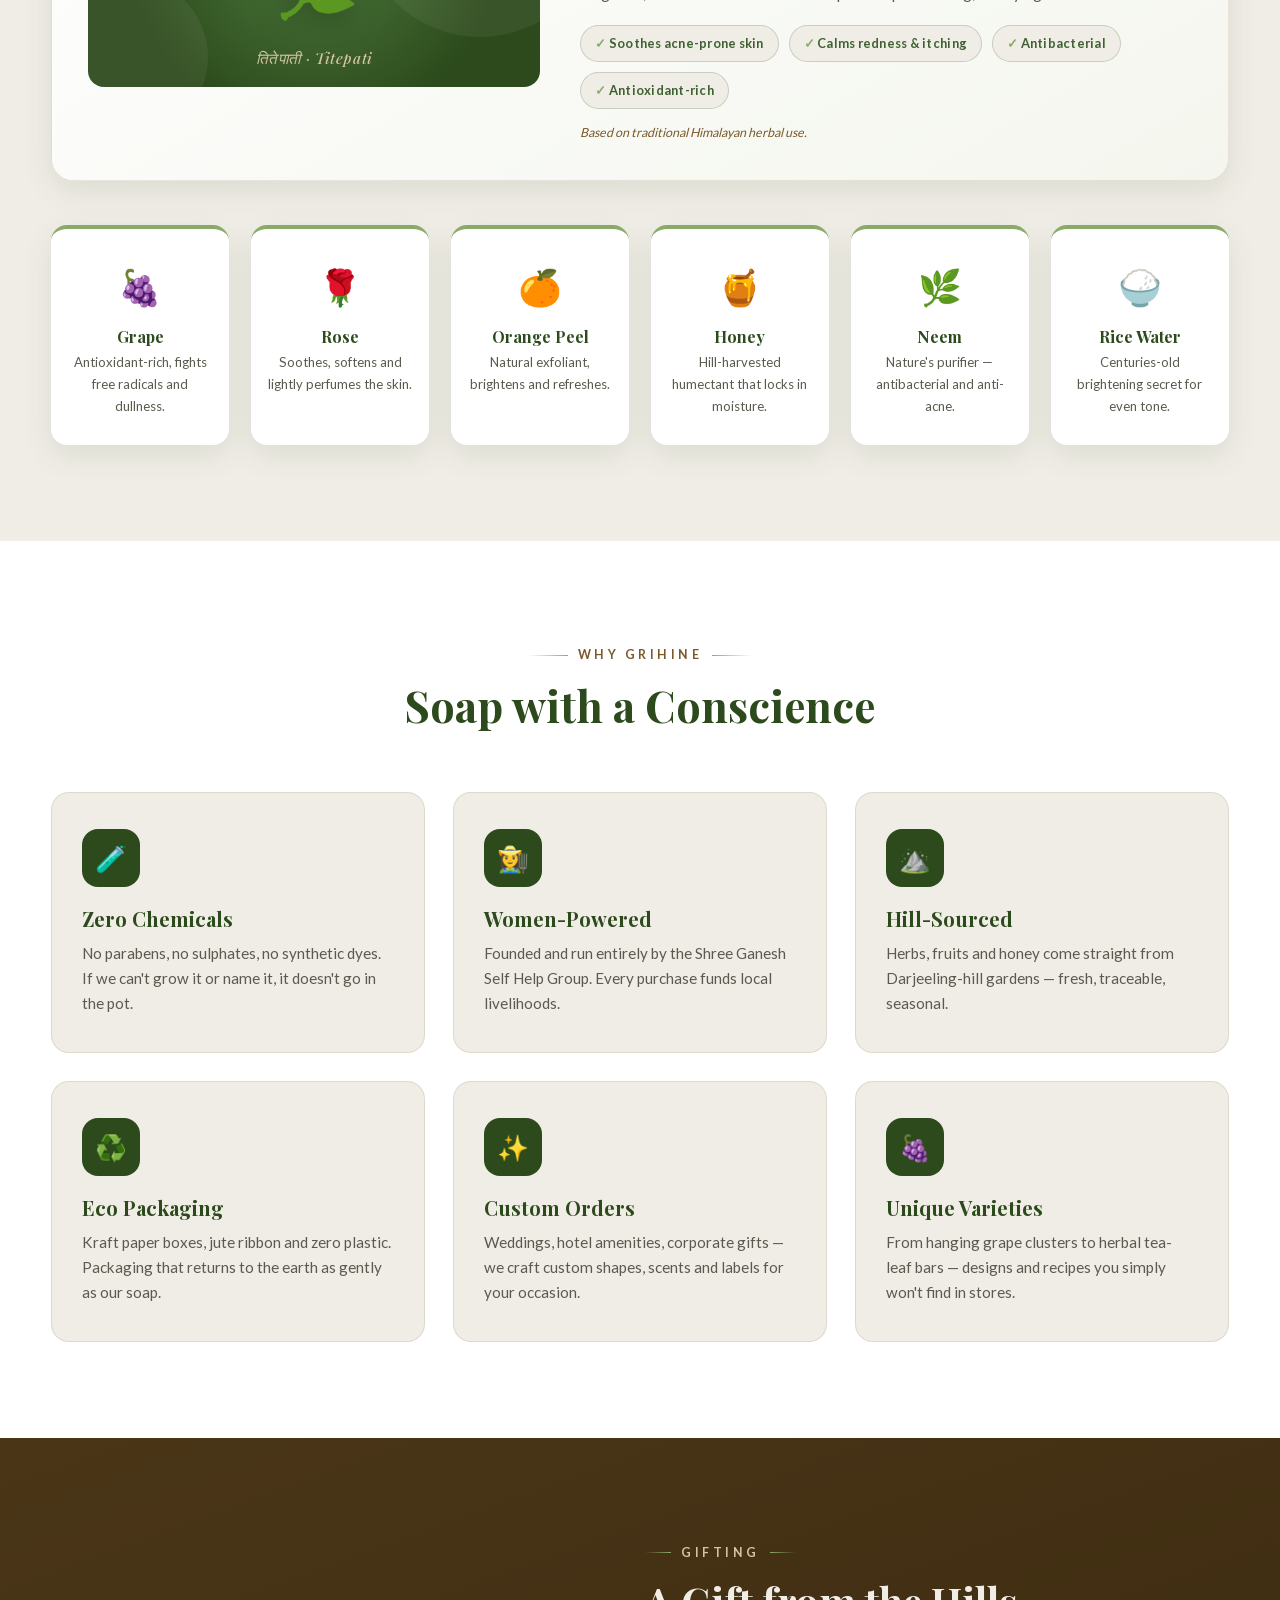
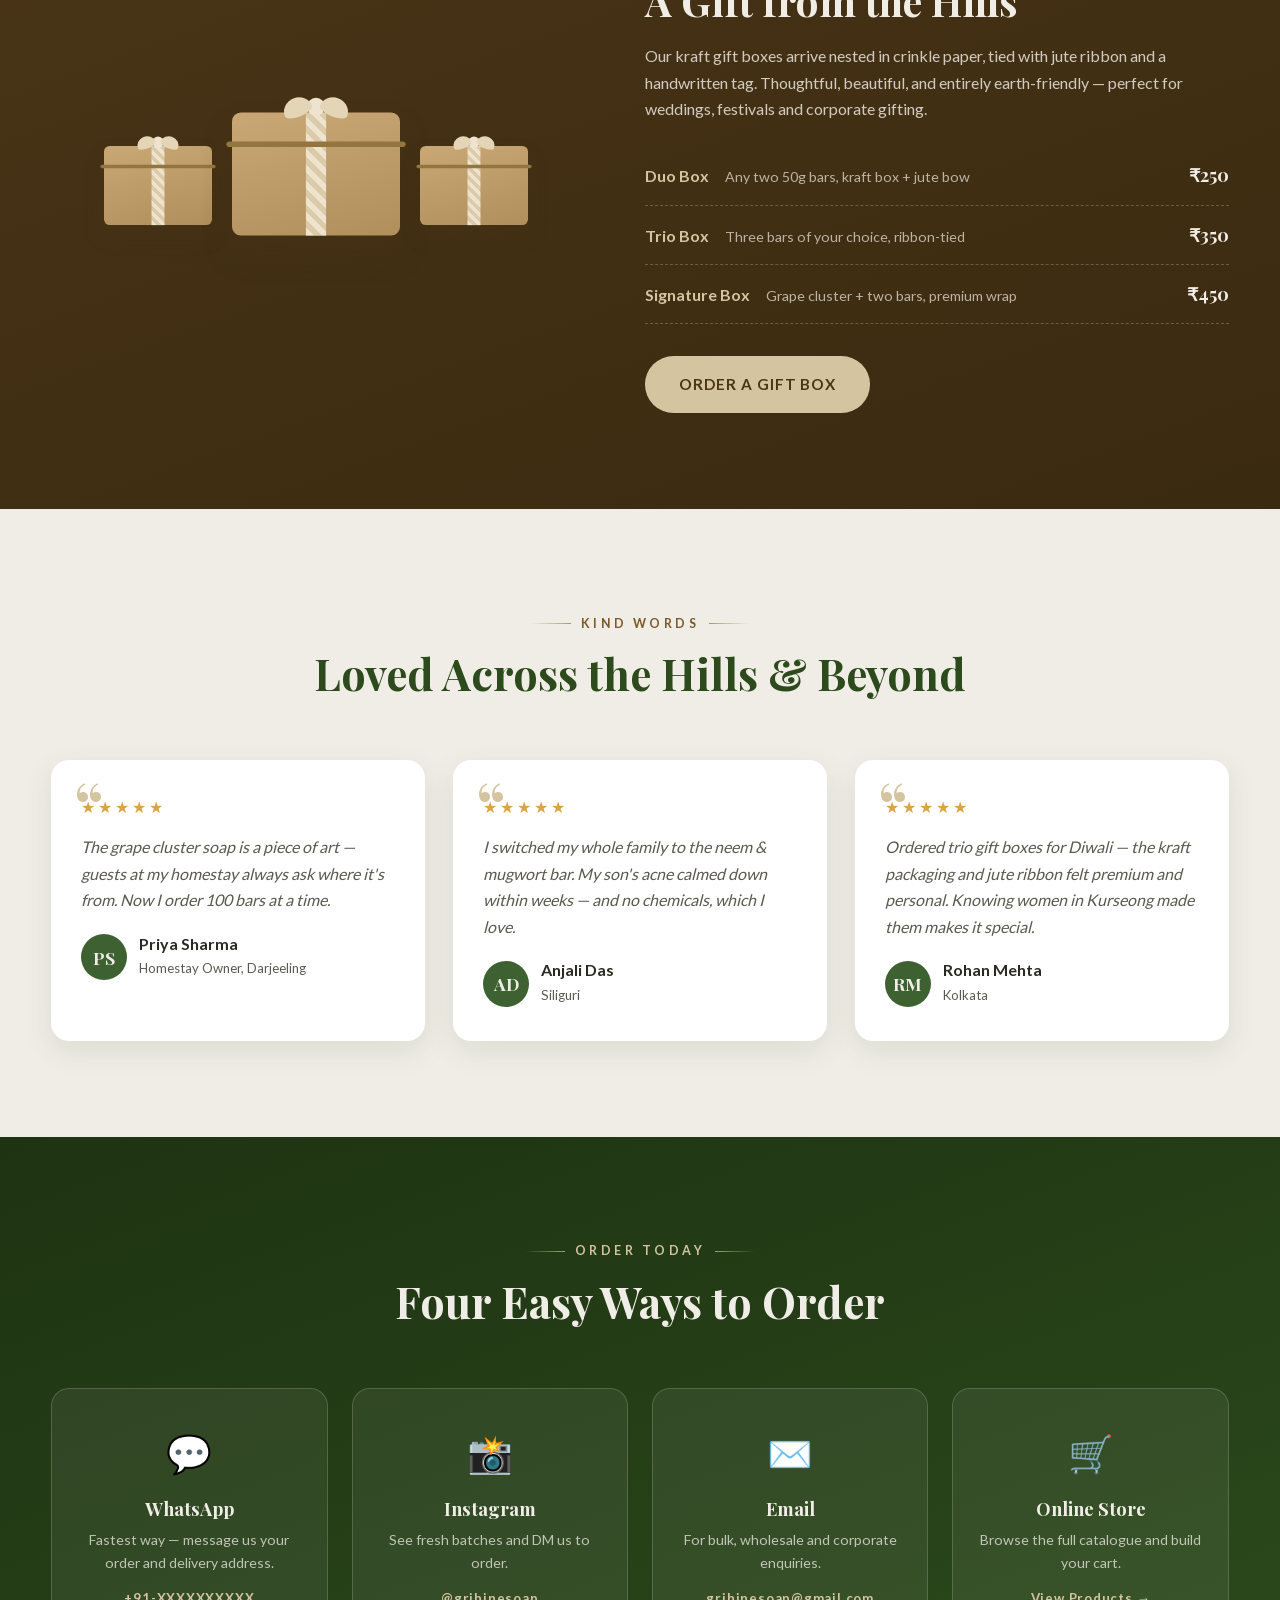
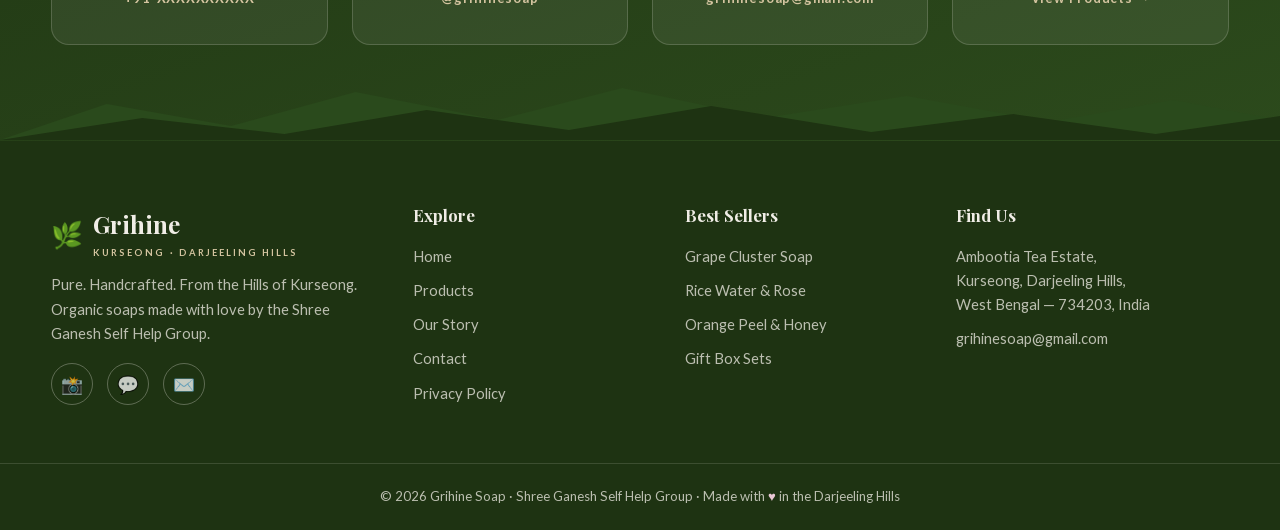
<file: home.html>
<!DOCTYPE html>
<html lang="en">
<head>
  <meta charset="UTF-8">
  <meta name="viewport" content="width=device-width, initial-scale=1.0">
  <!-- Security: CSP (meta-level — GitHub Pages can't set HTTP headers), strict referrer -->
  <meta http-equiv="Content-Security-Policy" content="default-src 'self'; script-src 'self'; style-src 'self' 'unsafe-inline'; img-src 'self' data:; font-src 'self'; connect-src 'self'; frame-src https://www.google.com; object-src 'none'; base-uri 'self'; form-action 'self'">
  <meta name="referrer" content="strict-origin-when-cross-origin">
  <title>Grihine Soap — Handcrafted Organic Soap from Kurseong, Darjeeling Hills</title>
  <meta name="description" content="Grihine Soap — pure, handcrafted organic soaps made by the Shree Ganesh Self Help Group in the Darjeeling Hills. Grape cluster soap, rice water & rose, orange peel & honey, neem & titepati (Himalayan mugwort). Zero chemicals, women-made.">
  <meta name="keywords" content="handmade soap, organic soap, Darjeeling, Kurseong, Ambootia, women made, natural soap, grape soap, neem soap, titepati soap, mugwort soap, rice water soap, gift box soap, wholesale soap India">
  <meta name="author" content="Shree Ganesh Self Help Group">

  <!-- Open Graph -->
  <meta property="og:type" content="website">
  <meta property="og:title" content="Grihine Soap — Pure. Handcrafted. From the Hills of Kurseong.">
  <meta property="og:description" content="Handcrafted organic soaps by the women of Ambootia Tea Estate, Darjeeling Hills. Zero chemicals. 100% women-made.">
  <meta property="og:url" content="https://shadowgreen9371.github.io/grihine-soap/">
  <meta property="og:site_name" content="Grihine Soap">
  <meta property="og:locale" content="en_IN">

  <!-- Favicon: green leaf -->
  <link rel="icon" href="data:image/svg+xml,<svg xmlns=%22http://www.w3.org/2000/svg%22 viewBox=%220 0 100 100%22><text y=%22.9em%22 font-size=%2290%22>🌿</text></svg>">


  <link rel="stylesheet" href="style.css">
</head>
<body>

  <!-- ======= NAVBAR ======= -->
  <header class="navbar">
    <div class="container nav-inner">
      <a href="home.html" class="logo">
        <span class="leaf">🌿</span>
        <span>Grihine<small>Kurseong · Darjeeling Hills</small></span>
      </a>

      <nav class="nav-links" id="navLinks">
        <a href="home.html" class="active">Home</a>
        <a href="products.html">Products</a>
        <a href="about.html">Our Story</a>
        <a href="contact.html">Contact</a>
      </nav>

      <div class="nav-actions">
        <button class="cart-btn" id="cartBtn" aria-label="Cart" title="Your cart — checkout via WhatsApp">
          🧺<span class="cart-count" id="cartCount">0</span>
        </button>
        <a href="contact.html" class="btn btn-solid order-cta">Order Now</a>
        <button class="hamburger" id="hamburger" aria-label="Menu" aria-expanded="false">
          <span></span><span></span><span></span>
        </button>
      </div>
    </div>
  </header>

  <!-- ======= HERO ======= -->
  <section class="hero" id="home">
    <div class="hills" aria-hidden="true">
      <div class="hill hill-far-l"></div>
      <div class="hill hill-far-r"></div>
      <div class="hill hill-mid-l"></div>
      <div class="hill hill-mid-r"></div>
      <div class="hill hill-near-l"></div>
      <div class="hill hill-near-r"></div>
      <div class="mist-band mist-1"></div>
      <div class="mist-band mist-2"></div>
    </div>

    <div class="hero-content">
      <span class="hero-kicker">Shree Ganesh Self Help Group</span>
      <h1>Grihine <em>Soap</em></h1>
      <p class="tagline">Pure. Handcrafted. From the Hills of Kurseong.</p>
      <div class="hero-ctas">
        <a href="#products" class="btn btn-solid">Shop Now</a>
        <a href="about.html" class="btn btn-outline">Our Story</a>
      </div>
      <div class="hero-trust">
        <span>100% Natural Ingredients</span>
        <span>Handmade in Small Batches</span>
        <span>Women-Led Committee</span>
      </div>
    </div>

    <div class="badge-strip" aria-hidden="true">
      <div class="badge-track">
        <span>🌿 100% Organic</span><span>🧴 Zero Chemicals</span><span>👩 Women-Made</span>
        <span>⛰️ Hill-Sourced</span><span>♻️ Eco Packaging</span><span>🤲 Handcrafted in Small Batches</span>
        <span>🌿 100% Organic</span><span>🧴 Zero Chemicals</span><span>👩 Women-Made</span>
        <span>⛰️ Hill-Sourced</span><span>♻️ Eco Packaging</span><span>🤲 Handcrafted in Small Batches</span>
      </div>
    </div>
  </section>

  <!-- ======= PRODUCTS ======= -->
  <section class="section" id="products">
    <div class="container">
      <div class="section-head reveal">
        <span class="eyebrow">Our Collection</span>
        <h2>Soaps Born in the Mountains</h2>
        <p>Every bar is poured, set and wrapped by hand at Ambootia Tea Estate — with ingredients grown in the Darjeeling Hills.</p>
      </div>

      <div class="product-grid">
        <!-- Grape Cluster -->
        <article class="product-card reveal">
          <div class="soap-visual visual-grape">
            <span class="product-tag">Signature</span>
            <img class="soap-photo" src="images/grape-cluster.jpg" alt="Grape Cluster Soap hung on a jute rope" loading="lazy" width="871" height="1900">
          </div>
          <div class="product-body">
            <h3>Grape Cluster Soap</h3>
            <p class="benefit">A real cluster of deep purple soap berries on a jute rope. Antioxidant-rich, hangs beautifully by your sink — a design you won't find anywhere else.</p>
            <div class="product-meta">
              <span class="weight">On jute rope</span>
              <span class="price">₹180</span>
            </div>
            <button class="btn btn-solid add-cart" data-name="Grape Cluster Soap" data-price="180">Add to Cart</button>
          </div>
        </article>

        <!-- Rice Water & Rose -->
        <article class="product-card reveal">
          <div class="soap-visual visual-rice">
            <span class="product-tag">Brightening</span>
            <img class="soap-photo" src="images/rice-rose.jpg" alt="Rice Water & Rose Soap bar with box" loading="lazy" width="1425" height="1900">
          </div>
          <div class="product-body">
            <h3>Rice Water &amp; Rose Soap</h3>
            <p class="benefit">A white pearl bar inspired by Korean skincare rituals. Rice water gently brightens while rose softens and soothes the skin.</p>
            <div class="product-meta">
              <span class="weight">50 g</span>
              <span class="price">₹120</span>
            </div>
            <button class="btn btn-solid add-cart" data-name="Rice Water & Rose Soap" data-price="120">Add to Cart</button>
          </div>
        </article>

        <!-- Orange Peel & Honey -->
        <article class="product-card reveal">
          <div class="soap-visual visual-orange">
            <span class="product-tag">Exfoliating</span>
            <img class="soap-photo" src="images/orange-honey.jpg" alt="Orange Peel & Honey Soap bar with box" loading="lazy" width="1425" height="1900">
          </div>
          <div class="product-body">
            <h3>Orange Peel &amp; Honey Soap</h3>
            <p class="benefit">A warm golden bar with finely ground orange peel — a natural scrub that exfoliates, while hill honey locks in moisture.</p>
            <div class="product-meta">
              <span class="weight">50 g</span>
              <span class="price">₹120</span>
            </div>
            <button class="btn btn-solid add-cart" data-name="Orange Peel & Honey Soap" data-price="120">Add to Cart</button>
          </div>
        </article>

        <!-- Titepati Soap -->
        <article class="product-card reveal">
          <div class="soap-visual visual-neem">
            <span class="product-tag">Herbal</span>
            <img class="soap-photo" src="images/titepati-soap.jpg" alt="Titepati Soap — dark herbal bar with fresh titepati (mugwort) sprigs" loading="lazy" width="1425" height="1900">
          </div>
          <div class="product-body">
            <h3>Titepati Soap</h3>
            <p class="benefit">A deep, dark herbal bar made from <em>titepati</em> — the wild Himalayan mugwort of the Kurseong hills. 100% natural, it soothes acne-prone skin, calms redness and purifies. Handmade herbal soap.</p>
            <div class="product-meta">
              <span class="weight">100 g</span>
              <span class="price">₹60</span>
            </div>
            <button class="btn btn-solid add-cart" data-name="Titepati Soap" data-price="60">Add to Cart</button>
          </div>
        </article>

        <!-- Bulk / Wholesale -->
        <article class="product-card reveal">
          <div class="soap-visual visual-bulk">
            <span class="product-tag">Wholesale</span>
            <img class="soap-photo" src="images/batch.jpg" alt="A large batch of assorted handmade soaps" loading="lazy" width="1425" height="1900">
          </div>
          <div class="product-body">
            <h3>Bulk &amp; Wholesale</h3>
            <p class="benefit">20+ varieties for hotels, homestays, boutiques and resellers. Custom shapes, scents and branding available. Minimum 50 bars.</p>
            <div class="product-meta">
              <span class="weight">Min. 50 bars</span>
              <span class="price">₹80–100<span style="font-size:0.8rem">/bar</span></span>
            </div>
            <a href="contact.html" class="btn btn-outline add-cart-link" style="text-align:center">Enquire Now</a>
          </div>
        </article>

        <!-- Gift Box Sets -->
        <article class="product-card reveal">
          <div class="soap-visual visual-gift">
            <span class="product-tag">Gifting</span>
            <img class="soap-photo" src="images/gift-boxes.jpg" alt="Grape cluster soaps in kraft gift boxes with jute ribbon" loading="lazy" width="1900" height="1219">
          </div>
          <div class="product-body">
            <h3>Gift Box Sets</h3>
            <p class="benefit">Kraft boxes tied with jute ribbon and crinkle-paper nests. Duo and trio sets — a gift from the hills that feels personal.</p>
            <div class="product-meta">
              <span class="weight">Duo / Trio</span>
              <span class="price">₹250–450</span>
            </div>
            <button class="btn btn-solid add-cart" data-name="Gift Box Set" data-price="250">Add to Cart</button>
          </div>
        </article>
      </div>
    </div>
  </section>

  <!-- ======= OUR STORY ======= -->
  <section class="section story" id="story">
    <div class="container story-grid">
      <div class="story-text reveal">
        <span class="eyebrow">Our Story</span>
        <h2>Made by the Women of Ambootia</h2>
        <p>High in the Darjeeling Hills, on the slopes of the Ambootia Tea Estate in Kurseong, a committee of local women came together with one idea — to turn the herbs, flowers and fruits growing around their homes into something the world would love.</p>
        <p>Every Grihine bar is handcrafted in small batches: ingredients picked from hill gardens, blended over slow heat, poured into hand-carved moulds, and cured in clean mountain air. No factories. No chemicals. Just patient hands and pure intent.</p>
        <p>When you buy a Grihine soap, you directly support the income, independence and craft of the women who made it.</p>

        <div class="stats">
          <div class="stat-box"><span class="num">100%</span><span class="label">Women-Made</span></div>
          <div class="stat-box"><span class="num">20+</span><span class="label">Soap Varieties</span></div>
          <div class="stat-box"><span class="num">0</span><span class="label">Harsh Chemicals</span></div>
          <div class="stat-box"><span class="num">4,000 ft</span><span class="label">Above Sea Level</span></div>
        </div>
      </div>

      <div class="reveal">
        <div class="batch-display" aria-label="A fresh batch of handmade soaps">
          <h4>Fresh from this week's batch…</h4>
          <img class="batch-photo" src="images/batch.jpg" alt="A large batch of freshly made Grihine soaps in many varieties" loading="lazy" width="1425" height="1900">
          <p class="batch-note">Hand-poured, sun-cured, jute-wrapped — every single bar.</p>
        </div>
      </div>
    </div>
  </section>

  <!-- ======= HOW IT'S MADE ======= -->
  <section class="section process" id="process">
    <div class="container">
      <div class="section-head reveal">
        <div class="peak-motif" aria-hidden="true">
          <svg viewBox="0 0 100 56" xmlns="http://www.w3.org/2000/svg">
            <circle cx="78" cy="14" r="7" fill="#D4C4A0"/>
            <path d="M0 56 L24 18 L40 40 L40 56 Z" fill="#8AAA6A"/>
            <path d="M30 56 L56 8 L82 56 Z" fill="#3D6130"/>
            <path d="M62 56 L84 22 L100 56 Z" fill="#2C4A1C"/>
            <path d="M48 22 L56 8 L64 22 L58 20 L56 26 L54 20 Z" fill="#F0EDE6"/>
          </svg>
        </div>
        <span class="eyebrow">How It's Made</span>
        <h2>From Hill Garden to Your Hands</h2>
        <p>No factory, no shortcuts — five slow, deliberate steps performed by hand in our Kurseong workshop.</p>
      </div>

      <div class="process-grid">
        <figure class="process-figure reveal">
          <span class="live-badge">Real footage · Our workshop</span>
          <img src="images/process-curing.jpg" alt="Grape cluster soaps hanging on a rack to cure in the Grihine workshop" loading="lazy" width="1481" height="1900">
          <figcaption>
            <strong>Curing on the rack</strong>
            Fresh grape-cluster soaps hang on jute ropes, drying slowly in clean mountain air before they're wrapped.
          </figcaption>
        </figure>

        <div class="process-steps reveal">
          <div class="process-step">
            <div class="step-num"><span class="step-icon">🌿</span></div>
            <div><h3>Gather from the hills</h3><p>Neem, mugwort, rose, orange peel and honey are collected fresh from Darjeeling-hill gardens and orchards.</p></div>
          </div>
          <div class="process-step">
            <div class="step-num"><span class="step-icon">🍯</span></div>
            <div><h3>Blend over slow heat</h3><p>Oils and botanicals are melted and mixed by hand in small batches — measured by experience, not machines.</p></div>
          </div>
          <div class="process-step">
            <div class="step-num"><span class="step-icon">🫧</span></div>
            <div><h3>Pour &amp; hand-mould</h3><p>Each bar is poured into hand-carved moulds; grape berries are rolled and strung onto jute one by one.</p></div>
          </div>
          <div class="process-step">
            <div class="step-num"><span class="step-icon">⛰️</span></div>
            <div><h3>Cure in mountain air</h3><p>Soaps rest and dry for weeks at 4,000 ft — the slow cure that makes every bar long-lasting and gentle.</p></div>
          </div>
          <div class="process-step">
            <div class="step-num"><span class="step-icon">🎀</span></div>
            <div><h3>Wrap with care</h3><p>Finished bars are boxed in kraft paper and tied with jute — zero plastic, ready to gift.</p></div>
          </div>
        </div>
      </div>
    </div>
  </section>

  <!-- ======= INGREDIENTS ======= -->
  <section class="section ingredients" id="ingredients">
    <div class="container">
      <div class="section-head reveal">
        <span class="eyebrow">From the Hills</span>
        <h2>Honest Ingredients, Nothing Else</h2>
        <p>The hill heroes behind every Grihine bar — each chosen for what it does for your skin.</p>
      </div>

      <div class="ing-feature reveal">
        <div class="ing-feature-art" aria-hidden="true">
          <span class="leaf-mark">🌿</span>
          <span class="local-name">तितेपाती · Titepati</span>
        </div>
        <div class="ing-feature-text">
          <span class="eyebrow">Our Hero Hill Herb</span>
          <h3>Titepati — Himalayan Mugwort</h3>
          <p class="sub">The wild Darjeeling-hill herb behind the Korean "mugwort" skincare ritual.</p>
          <p>Titepati (<em>Artemisia</em>) grows wild across the Kurseong hills — a bitter, fragrant herb our grandmothers have trusted for generations. It's the same plant the world now calls mugwort, and it's the heart of our Titepati Soap — calming, clarifying and 100% natural.</p>
          <div class="ing-chips">
            <span>Soothes acne-prone skin</span>
            <span>Calms redness &amp; itching</span>
            <span>Antibacterial</span>
            <span>Antioxidant-rich</span>
          </div>
          <p class="footnote">Based on traditional Himalayan herbal use.</p>
        </div>
      </div>

      <div class="ing-grid">
        <div class="ing-card reveal"><span class="ing-icon">🍇</span><h4>Grape</h4><p>Antioxidant-rich, fights free radicals and dullness.</p></div>
        <div class="ing-card reveal"><span class="ing-icon">🌹</span><h4>Rose</h4><p>Soothes, softens and lightly perfumes the skin.</p></div>
        <div class="ing-card reveal"><span class="ing-icon">🍊</span><h4>Orange Peel</h4><p>Natural exfoliant, brightens and refreshes.</p></div>
        <div class="ing-card reveal"><span class="ing-icon">🍯</span><h4>Honey</h4><p>Hill-harvested humectant that locks in moisture.</p></div>
        <div class="ing-card reveal"><span class="ing-icon">🌿</span><h4>Neem</h4><p>Nature's purifier — antibacterial and anti-acne.</p></div>
        <div class="ing-card reveal"><span class="ing-icon">🍚</span><h4>Rice Water</h4><p>Centuries-old brightening secret for even tone.</p></div>
      </div>
    </div>
  </section>

  <!-- ======= WHY GRIHINE ======= -->
  <section class="section why" id="why">
    <div class="container">
      <div class="section-head reveal">
        <span class="eyebrow">Why Grihine</span>
        <h2>Soap with a Conscience</h2>
      </div>
      <div class="why-grid">
        <div class="why-card reveal">
          <div class="why-icon">🧪</div>
          <h3>Zero Chemicals</h3>
          <p>No parabens, no sulphates, no synthetic dyes. If we can't grow it or name it, it doesn't go in the pot.</p>
        </div>
        <div class="why-card reveal">
          <div class="why-icon">👩‍🌾</div>
          <h3>Women-Powered</h3>
          <p>Founded and run entirely by the Shree Ganesh Self Help Group. Every purchase funds local livelihoods.</p>
        </div>
        <div class="why-card reveal">
          <div class="why-icon">⛰️</div>
          <h3>Hill-Sourced</h3>
          <p>Herbs, fruits and honey come straight from Darjeeling-hill gardens — fresh, traceable, seasonal.</p>
        </div>
        <div class="why-card reveal">
          <div class="why-icon">♻️</div>
          <h3>Eco Packaging</h3>
          <p>Kraft paper boxes, jute ribbon and zero plastic. Packaging that returns to the earth as gently as our soap.</p>
        </div>
        <div class="why-card reveal">
          <div class="why-icon">✨</div>
          <h3>Custom Orders</h3>
          <p>Weddings, hotel amenities, corporate gifts — we craft custom shapes, scents and labels for your occasion.</p>
        </div>
        <div class="why-card reveal">
          <div class="why-icon">🍇</div>
          <h3>Unique Varieties</h3>
          <p>From hanging grape clusters to herbal tea-leaf bars — designs and recipes you simply won't find in stores.</p>
        </div>
      </div>
    </div>
  </section>

  <!-- ======= GIFTING ======= -->
  <section class="section gifting on-dark" id="gifting">
    <div class="container gift-grid">
      <div class="gift-visuals reveal" aria-hidden="true">
        <span class="gift-box gift-sm"><span class="gift-bow"></span></span>
        <span class="gift-box gift-lg"><span class="gift-bow"></span></span>
        <span class="gift-box gift-sm"><span class="gift-bow"></span></span>
      </div>
      <div class="gift-text reveal">
        <span class="eyebrow">Gifting</span>
        <h2>A Gift from the Hills</h2>
        <p>Our kraft gift boxes arrive nested in crinkle paper, tied with jute ribbon and a handwritten tag. Thoughtful, beautiful, and entirely earth-friendly — perfect for weddings, festivals and corporate gifting.</p>
        <ul class="gift-options">
          <li><span class="g-name">Duo Box</span><span class="g-desc">Any two 50g bars, kraft box + jute bow</span><span class="g-price">₹250</span></li>
          <li><span class="g-name">Trio Box</span><span class="g-desc">Three bars of your choice, ribbon-tied</span><span class="g-price">₹350</span></li>
          <li><span class="g-name">Signature Box</span><span class="g-desc">Grape cluster + two bars, premium wrap</span><span class="g-price">₹450</span></li>
        </ul>
        <a href="contact.html" class="btn btn-clay">Order a Gift Box</a>
      </div>
    </div>
  </section>

  <!-- ======= TESTIMONIALS ======= -->
  <section class="section testimonials" id="testimonials">
    <div class="container">
      <div class="section-head reveal">
        <span class="eyebrow">Kind Words</span>
        <h2>Loved Across the Hills &amp; Beyond</h2>
      </div>
      <div class="testi-grid">
        <div class="testi-card reveal">
          <div class="stars">★★★★★</div>
          <blockquote>The grape cluster soap is a piece of art — guests at my homestay always ask where it's from. Now I order 100 bars at a time.</blockquote>
          <div class="testi-who">
            <span class="testi-avatar">PS</span>
            <div><span class="name">Priya Sharma</span><span class="place">Homestay Owner, Darjeeling</span></div>
          </div>
        </div>
        <div class="testi-card reveal">
          <div class="stars">★★★★★</div>
          <blockquote>I switched my whole family to the neem &amp; mugwort bar. My son's acne calmed down within weeks — and no chemicals, which I love.</blockquote>
          <div class="testi-who">
            <span class="testi-avatar">AD</span>
            <div><span class="name">Anjali Das</span><span class="place">Siliguri</span></div>
          </div>
        </div>
        <div class="testi-card reveal">
          <div class="stars">★★★★★</div>
          <blockquote>Ordered trio gift boxes for Diwali — the kraft packaging and jute ribbon felt premium and personal. Knowing women in Kurseong made them makes it special.</blockquote>
          <div class="testi-who">
            <span class="testi-avatar">RM</span>
            <div><span class="name">Rohan Mehta</span><span class="place">Kolkata</span></div>
          </div>
        </div>
      </div>
    </div>
  </section>

  <!-- ======= ORDER CHANNELS ======= -->
  <section class="section channels on-dark" id="order">
    <div class="container">
      <div class="section-head reveal">
        <span class="eyebrow">Order Today</span>
        <h2>Four Easy Ways to Order</h2>
      </div>
      <div class="channel-grid">
        <!-- REPLACE: change 91XXXXXXXXXX to the real WhatsApp number -->
        <a class="channel-card reveal" href="https://wa.me/91XXXXXXXXXX?text=Hello%20Grihine%20Soap!%20I%27d%20like%20to%20place%20an%20order." target="_blank" rel="noopener">
          <span class="ch-icon">💬</span>
          <h3>WhatsApp</h3>
          <p>Fastest way — message us your order and delivery address.</p>
          <span class="ch-handle">+91-XXXXXXXXXX</span>
        </a>
        <!-- REPLACE: real Instagram handle -->
        <a class="channel-card reveal" href="https://instagram.com/grihinesoap" target="_blank" rel="noopener">
          <span class="ch-icon">📸</span>
          <h3>Instagram</h3>
          <p>See fresh batches and DM us to order.</p>
          <span class="ch-handle">@grihinesoap</span>
        </a>
        <!-- REPLACE: real email -->
        <a class="channel-card reveal" href="mailto:grihinesoap@gmail.com">
          <span class="ch-icon">✉️</span>
          <h3>Email</h3>
          <p>For bulk, wholesale and corporate enquiries.</p>
          <span class="ch-handle">grihinesoap@gmail.com</span>
        </a>
        <a class="channel-card reveal" href="products.html">
          <span class="ch-icon">🛒</span>
          <h3>Online Store</h3>
          <p>Browse the full catalogue and build your cart.</p>
          <span class="ch-handle">View Products →</span>
        </a>
      </div>
    </div>
  </section>

  <!-- ======= FOOTER ======= -->
  <footer class="footer">
    <div class="footer-range" aria-hidden="true">
      <svg viewBox="0 0 1440 70" preserveAspectRatio="none" xmlns="http://www.w3.org/2000/svg">
        <path d="M0 70 L120 34 L260 56 L400 22 L560 50 L700 18 L860 48 L1020 26 L1180 52 L1320 30 L1440 50 L1440 70 Z" fill="#2A4A1C"/>
        <path d="M0 70 L160 48 L320 64 L480 40 L640 60 L800 36 L980 62 L1140 44 L1300 64 L1440 46 L1440 70 Z" fill="#1E3312"/>
      </svg>
    </div>
    <div class="container footer-grid">
      <div class="footer-brand">
        <a href="home.html" class="logo">
          <span class="leaf">🌿</span>
          <span>Grihine<small>Kurseong · Darjeeling Hills</small></span>
        </a>
        <p>Pure. Handcrafted. From the Hills of Kurseong. Organic soaps made with love by the Shree Ganesh Self Help Group.</p>
        <div class="social-links">
          <!-- REPLACE: real social links -->
          <a href="https://instagram.com/grihinesoap" target="_blank" rel="noopener" aria-label="Instagram">📸</a>
          <a href="https://wa.me/91XXXXXXXXXX" target="_blank" rel="noopener" aria-label="WhatsApp">💬</a>
          <a href="mailto:grihinesoap@gmail.com" aria-label="Email">✉️</a>
        </div>
      </div>
      <div>
        <h4>Explore</h4>
        <ul>
          <li><a href="home.html">Home</a></li>
          <li><a href="products.html">Products</a></li>
          <li><a href="about.html">Our Story</a></li>
          <li><a href="contact.html">Contact</a></li>
          <li><a href="privacy.html">Privacy Policy</a></li>
        </ul>
      </div>
      <div>
        <h4>Best Sellers</h4>
        <ul>
          <li><a href="products.html#grape">Grape Cluster Soap</a></li>
          <li><a href="products.html#rice">Rice Water &amp; Rose</a></li>
          <li><a href="products.html#orange">Orange Peel &amp; Honey</a></li>
          <li><a href="products.html#gift">Gift Box Sets</a></li>
        </ul>
      </div>
      <div>
        <h4>Find Us</h4>
        <p>Ambootia Tea Estate,<br>Kurseong, Darjeeling Hills,<br>West Bengal — 734203, India</p>
        <p><a href="mailto:grihinesoap@gmail.com">grihinesoap@gmail.com</a></p>
      </div>
    </div>
    <div class="footer-bottom">
      <div class="container">
        © 2026 Grihine Soap · Shree Ganesh Self Help Group · Made with <span class="heart">♥</span> in the Darjeeling Hills
      </div>
    </div>
  </footer>

  <!-- WhatsApp floating button — REPLACE 91XXXXXXXXXX with real number -->
  <a class="wa-float" href="https://wa.me/91XXXXXXXXXX?text=Hello%20Grihine%20Soap!%20I%27d%20like%20to%20place%20an%20order." target="_blank" rel="noopener" aria-label="Chat on WhatsApp">💬</a>

  <div class="toast" id="toast" role="status" aria-live="polite"></div>

  <script src="script.js"></script>
</body>
</html>
</file>
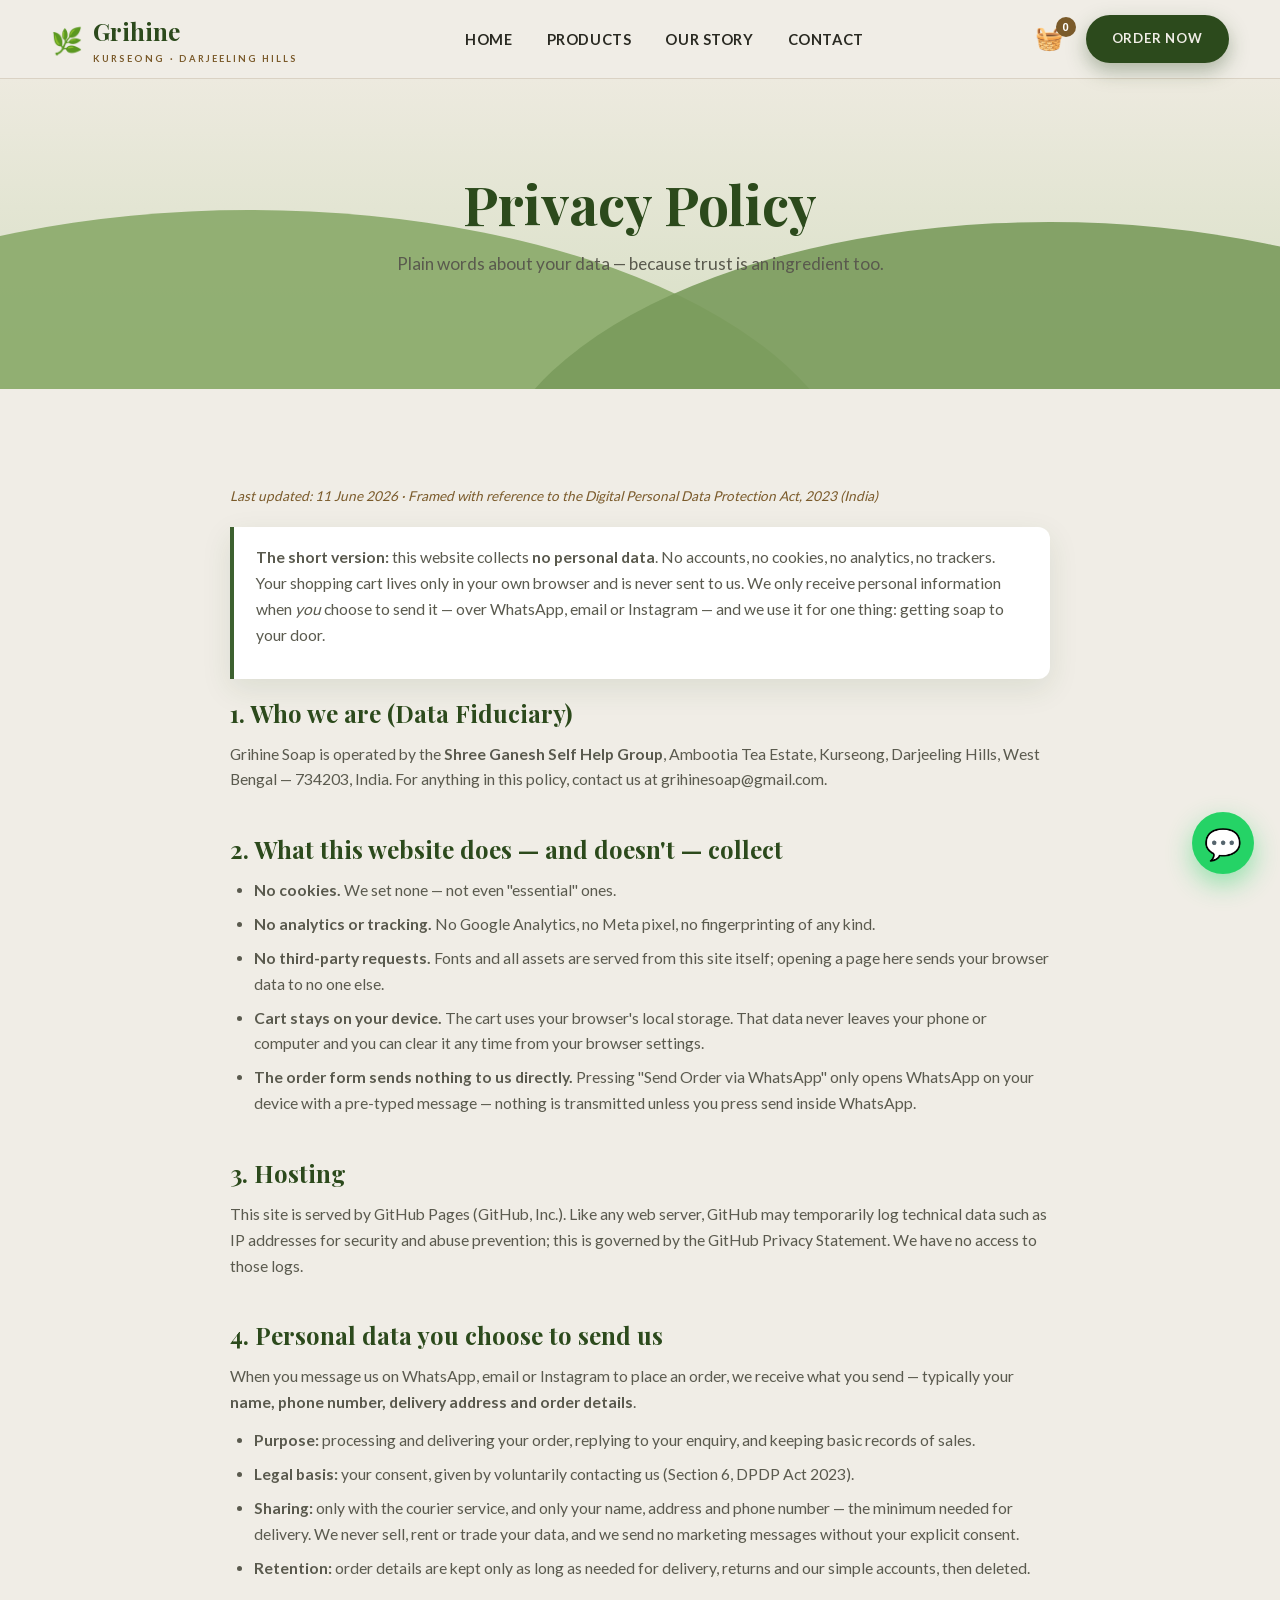
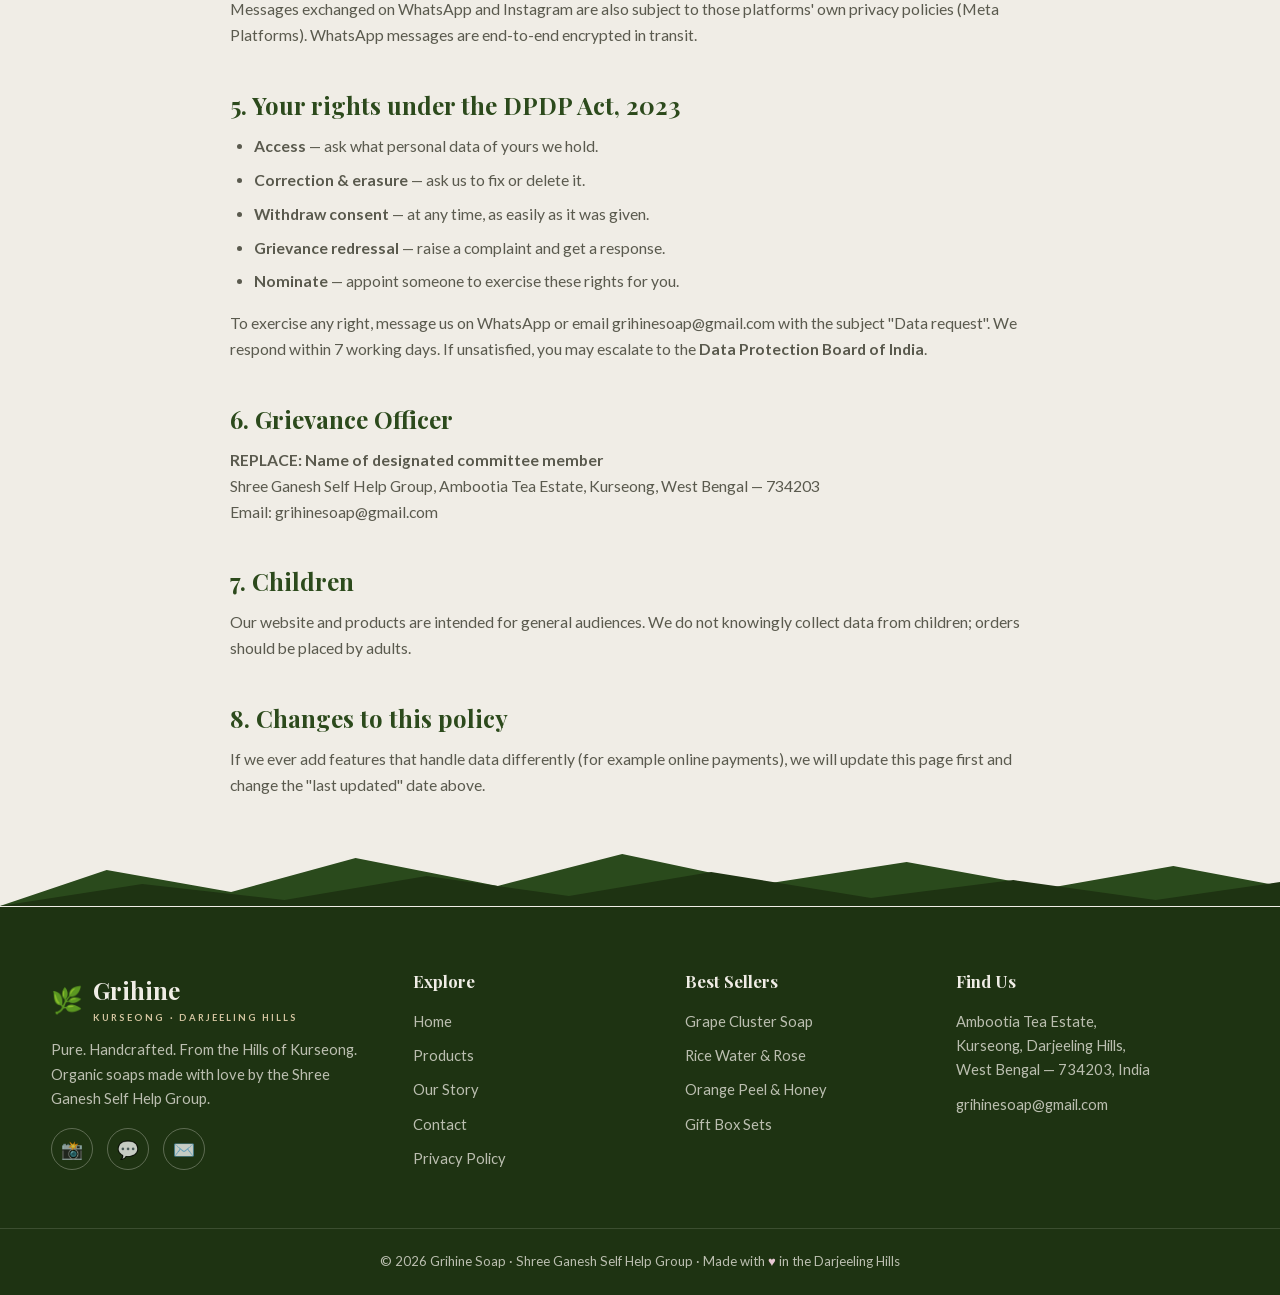
<file: privacy.html>
<!DOCTYPE html>
<html lang="en">
<head>
  <meta charset="UTF-8">
  <meta name="viewport" content="width=device-width, initial-scale=1.0">
  <!-- Security: CSP (meta-level — GitHub Pages can't set HTTP headers), strict referrer -->
  <meta http-equiv="Content-Security-Policy" content="default-src 'self'; script-src 'self'; style-src 'self' 'unsafe-inline'; img-src 'self' data:; font-src 'self'; connect-src 'self'; frame-src https://www.google.com; object-src 'none'; base-uri 'self'; form-action 'self'">
  <meta name="referrer" content="strict-origin-when-cross-origin">
  <title>Privacy Policy — Grihine Soap</title>
  <meta name="description" content="Privacy policy of Grihine Soap (Shree Ganesh Self Help Group) under the Digital Personal Data Protection Act, 2023. We collect no data on this website — orders happen over WhatsApp.">
  <meta name="robots" content="noindex, follow">
  <meta name="author" content="Shree Ganesh Self Help Group">

  <meta property="og:type" content="website">
  <meta property="og:title" content="Privacy Policy — Grihine Soap">
  <meta property="og:description" content="How Grihine Soap protects your personal data under India's DPDP Act, 2023.">
  <meta property="og:url" content="https://shadowgreen9371.github.io/grihine-soap/privacy.html">
  <meta property="og:site_name" content="Grihine Soap">
  <meta property="og:locale" content="en_IN">

  <link rel="icon" href="data:image/svg+xml,<svg xmlns=%22http://www.w3.org/2000/svg%22 viewBox=%220 0 100 100%22><text y=%22.9em%22 font-size=%2290%22>🌿</text></svg>">
  <link rel="stylesheet" href="style.css">
  <style>
    .policy { max-width: 820px; margin: 0 auto; }
    .policy h2 { font-size: 1.5rem; margin: 42px 0 14px; }
    .policy h2:first-of-type { margin-top: 0; }
    .policy p, .policy li { color: var(--soft-ink); font-size: 0.98rem; margin-bottom: 12px; }
    .policy ul { list-style: disc; padding-left: 24px; margin-bottom: 16px; }
    .policy ul li { margin-bottom: 8px; }
    .policy .highlight {
      background: #fff;
      border-left: 4px solid var(--hill);
      border-radius: 0 12px 12px 0;
      padding: 18px 22px;
      box-shadow: var(--card-shadow);
      margin: 20px 0;
    }
    .policy .updated { font-size: 0.85rem; color: var(--bark); font-style: italic; }
  </style>
</head>
<body>

  <header class="navbar">
    <div class="container nav-inner">
      <a href="home.html" class="logo">
        <span class="leaf">🌿</span>
        <span>Grihine<small>Kurseong · Darjeeling Hills</small></span>
      </a>
      <nav class="nav-links" id="navLinks">
        <a href="home.html">Home</a>
        <a href="products.html">Products</a>
        <a href="about.html">Our Story</a>
        <a href="contact.html">Contact</a>
      </nav>
      <div class="nav-actions">
        <button class="cart-btn" id="cartBtn" aria-label="Cart" title="Your cart — checkout via WhatsApp">
          🧺<span class="cart-count" id="cartCount">0</span>
        </button>
        <a href="contact.html" class="btn btn-solid order-cta">Order Now</a>
        <button class="hamburger" id="hamburger" aria-label="Menu" aria-expanded="false">
          <span></span><span></span><span></span>
        </button>
      </div>
    </div>
  </header>

  <section class="page-hero">
    <div class="hills" aria-hidden="true">
      <div class="hill hill-mid-l"></div>
      <div class="hill hill-mid-r"></div>
    </div>
    <div class="container">
      <h1>Privacy Policy</h1>
      <p>Plain words about your data — because trust is an ingredient too.</p>
    </div>
  </section>

  <section class="section">
    <div class="container policy">
      <p class="updated">Last updated: 11 June 2026 · Framed with reference to the Digital Personal Data Protection Act, 2023 (India)</p>

      <div class="highlight">
        <p><strong>The short version:</strong> this website collects <strong>no personal data</strong>. No accounts, no cookies, no analytics, no trackers. Your shopping cart lives only in your own browser and is never sent to us. We only receive personal information when <em>you</em> choose to send it — over WhatsApp, email or Instagram — and we use it for one thing: getting soap to your door.</p>
      </div>

      <h2>1. Who we are (Data Fiduciary)</h2>
      <p>Grihine Soap is operated by the <strong>Shree Ganesh Self Help Group</strong>, Ambootia Tea Estate, Kurseong, Darjeeling Hills, West Bengal — 734203, India. For anything in this policy, contact us at <a href="mailto:grihinesoap@gmail.com">grihinesoap@gmail.com</a>. <!-- REPLACE if email differs --></p>

      <h2>2. What this website does — and doesn't — collect</h2>
      <ul>
        <li><strong>No cookies.</strong> We set none — not even "essential" ones.</li>
        <li><strong>No analytics or tracking.</strong> No Google Analytics, no Meta pixel, no fingerprinting of any kind.</li>
        <li><strong>No third-party requests.</strong> Fonts and all assets are served from this site itself; opening a page here sends your browser data to no one else.</li>
        <li><strong>Cart stays on your device.</strong> The cart uses your browser's local storage. That data never leaves your phone or computer and you can clear it any time from your browser settings.</li>
        <li><strong>The order form sends nothing to us directly.</strong> Pressing "Send Order via WhatsApp" only opens WhatsApp on your device with a pre-typed message — nothing is transmitted unless you press send inside WhatsApp.</li>
      </ul>

      <h2>3. Hosting</h2>
      <p>This site is served by GitHub Pages (GitHub, Inc.). Like any web server, GitHub may temporarily log technical data such as IP addresses for security and abuse prevention; this is governed by the <a href="https://docs.github.com/en/site-policy/privacy-policies/github-general-privacy-statement" rel="noopener">GitHub Privacy Statement</a>. We have no access to those logs.</p>

      <h2>4. Personal data you choose to send us</h2>
      <p>When you message us on WhatsApp, email or Instagram to place an order, we receive what you send — typically your <strong>name, phone number, delivery address and order details</strong>.</p>
      <ul>
        <li><strong>Purpose:</strong> processing and delivering your order, replying to your enquiry, and keeping basic records of sales.</li>
        <li><strong>Legal basis:</strong> your consent, given by voluntarily contacting us (Section 6, DPDP Act 2023).</li>
        <li><strong>Sharing:</strong> only with the courier service, and only your name, address and phone number — the minimum needed for delivery. We never sell, rent or trade your data, and we send no marketing messages without your explicit consent.</li>
        <li><strong>Retention:</strong> order details are kept only as long as needed for delivery, returns and our simple accounts, then deleted.</li>
      </ul>
      <p>Messages exchanged on WhatsApp and Instagram are also subject to those platforms' own privacy policies (Meta Platforms). WhatsApp messages are end-to-end encrypted in transit.</p>

      <h2>5. Your rights under the DPDP Act, 2023</h2>
      <ul>
        <li><strong>Access</strong> — ask what personal data of yours we hold.</li>
        <li><strong>Correction &amp; erasure</strong> — ask us to fix or delete it.</li>
        <li><strong>Withdraw consent</strong> — at any time, as easily as it was given.</li>
        <li><strong>Grievance redressal</strong> — raise a complaint and get a response.</li>
        <li><strong>Nominate</strong> — appoint someone to exercise these rights for you.</li>
      </ul>
      <p>To exercise any right, message us on WhatsApp or email <a href="mailto:grihinesoap@gmail.com">grihinesoap@gmail.com</a> with the subject "Data request". We respond within 7 working days. If unsatisfied, you may escalate to the <strong>Data Protection Board of India</strong>.</p>

      <h2>6. Grievance Officer</h2>
      <p><strong>REPLACE: Name of designated committee member</strong><br>
      Shree Ganesh Self Help Group, Ambootia Tea Estate, Kurseong, West Bengal — 734203<br>
      Email: <a href="mailto:grihinesoap@gmail.com">grihinesoap@gmail.com</a> <!-- REPLACE with grievance officer's details --></p>

      <h2>7. Children</h2>
      <p>Our website and products are intended for general audiences. We do not knowingly collect data from children; orders should be placed by adults.</p>

      <h2>8. Changes to this policy</h2>
      <p>If we ever add features that handle data differently (for example online payments), we will update this page first and change the "last updated" date above.</p>
    </div>
  </section>

  <footer class="footer">
    <div class="footer-range" aria-hidden="true">
      <svg viewBox="0 0 1440 70" preserveAspectRatio="none" xmlns="http://www.w3.org/2000/svg">
        <path d="M0 70 L120 34 L260 56 L400 22 L560 50 L700 18 L860 48 L1020 26 L1180 52 L1320 30 L1440 50 L1440 70 Z" fill="#2A4A1C"/>
        <path d="M0 70 L160 48 L320 64 L480 40 L640 60 L800 36 L980 62 L1140 44 L1300 64 L1440 46 L1440 70 Z" fill="#1E3312"/>
      </svg>
    </div>
    <div class="container footer-grid">
      <div class="footer-brand">
        <a href="home.html" class="logo">
          <span class="leaf">🌿</span>
          <span>Grihine<small>Kurseong · Darjeeling Hills</small></span>
        </a>
        <p>Pure. Handcrafted. From the Hills of Kurseong. Organic soaps made with love by the Shree Ganesh Self Help Group.</p>
        <div class="social-links">
          <a href="https://instagram.com/grihinesoap" target="_blank" rel="noopener" aria-label="Instagram">📸</a>
          <a href="https://wa.me/91XXXXXXXXXX" target="_blank" rel="noopener" aria-label="WhatsApp">💬</a>
          <a href="mailto:grihinesoap@gmail.com" aria-label="Email">✉️</a>
        </div>
      </div>
      <div>
        <h4>Explore</h4>
        <ul>
          <li><a href="home.html">Home</a></li>
          <li><a href="products.html">Products</a></li>
          <li><a href="about.html">Our Story</a></li>
          <li><a href="contact.html">Contact</a></li>
          <li><a href="privacy.html">Privacy Policy</a></li>
        </ul>
      </div>
      <div>
        <h4>Best Sellers</h4>
        <ul>
          <li><a href="products.html#grape">Grape Cluster Soap</a></li>
          <li><a href="products.html#rice">Rice Water &amp; Rose</a></li>
          <li><a href="products.html#orange">Orange Peel &amp; Honey</a></li>
          <li><a href="products.html#gift">Gift Box Sets</a></li>
        </ul>
      </div>
      <div>
        <h4>Find Us</h4>
        <p>Ambootia Tea Estate,<br>Kurseong, Darjeeling Hills,<br>West Bengal — 734203, India</p>
        <p><a href="mailto:grihinesoap@gmail.com">grihinesoap@gmail.com</a></p>
      </div>
    </div>
    <div class="footer-bottom">
      <div class="container">
        © 2026 Grihine Soap · Shree Ganesh Self Help Group · Made with <span class="heart">♥</span> in the Darjeeling Hills
      </div>
    </div>
  </footer>

  <a class="wa-float" href="https://wa.me/91XXXXXXXXXX?text=Hello%20Grihine%20Soap!%20I%27d%20like%20to%20place%20an%20order." target="_blank" rel="noopener" aria-label="Chat on WhatsApp">💬</a>
  <div class="toast" id="toast" role="status" aria-live="polite"></div>
  <script src="script.js"></script>
</body>
</html>
</file>
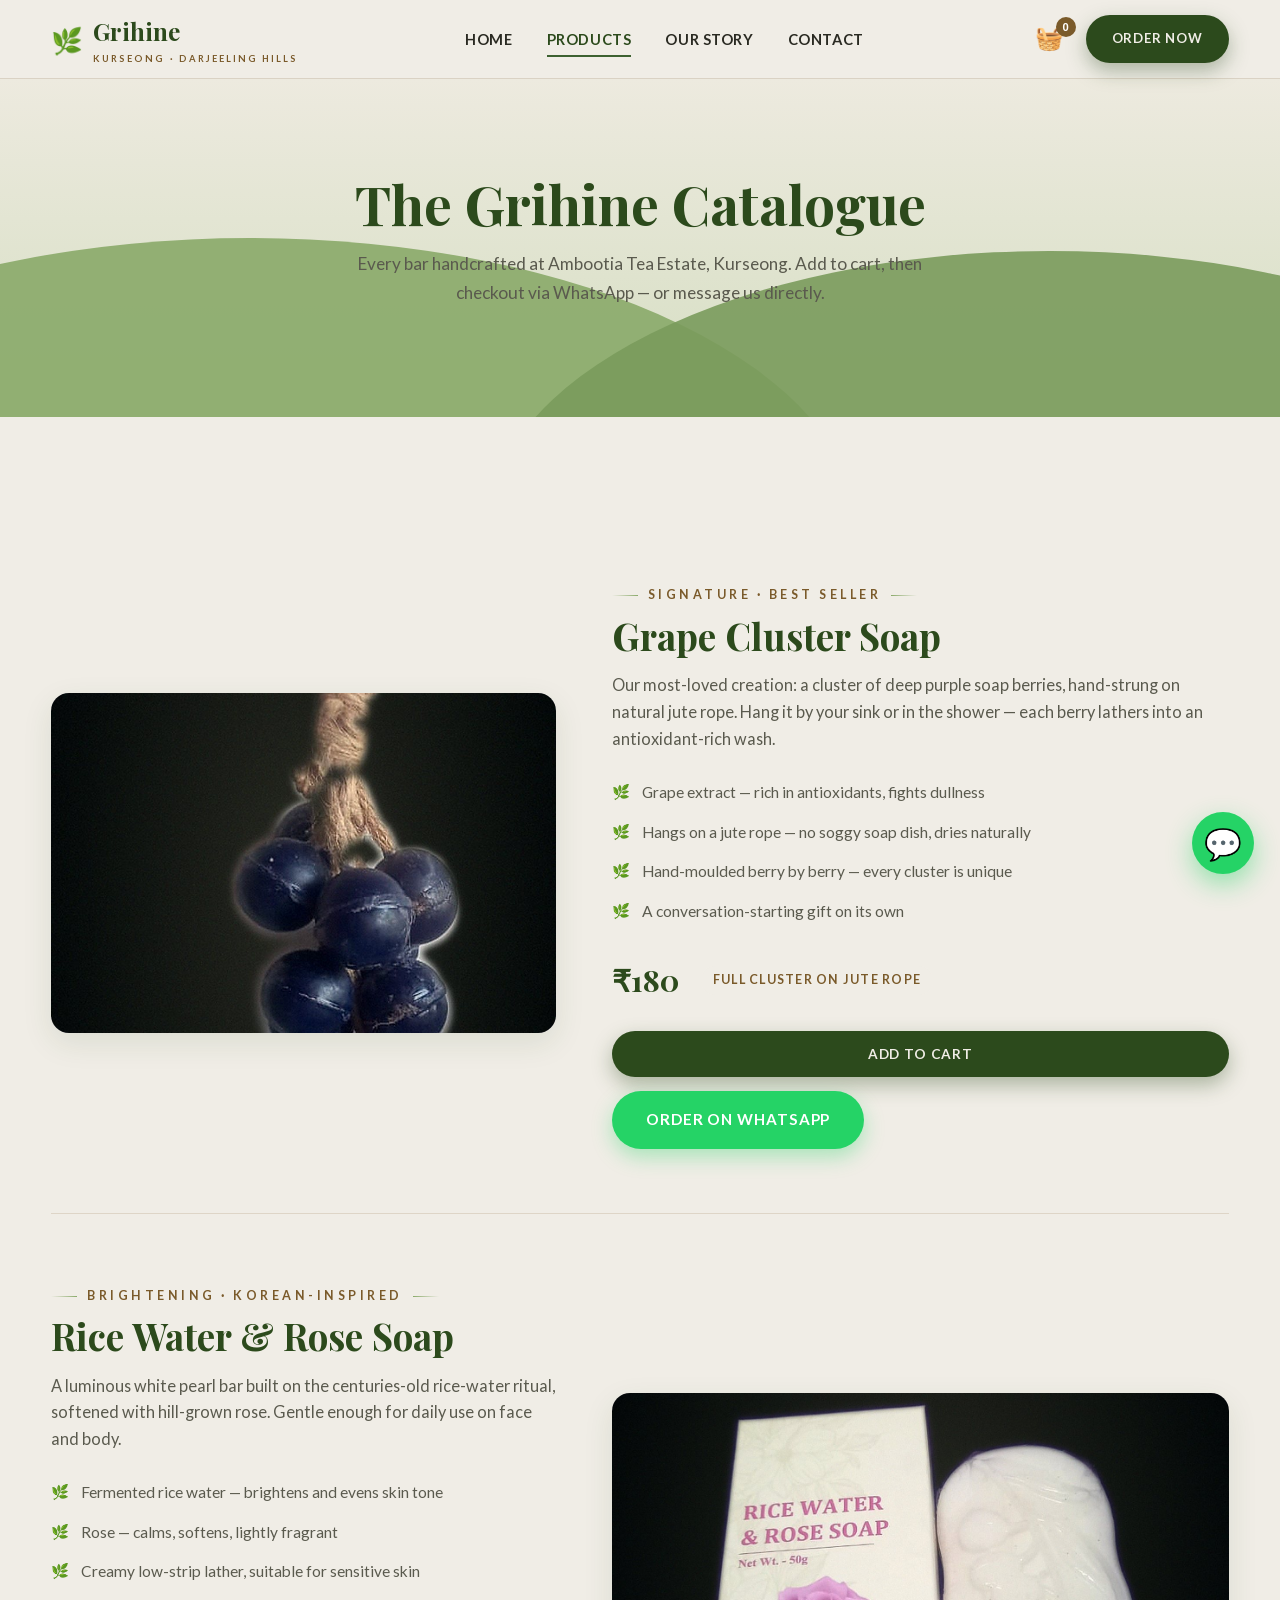
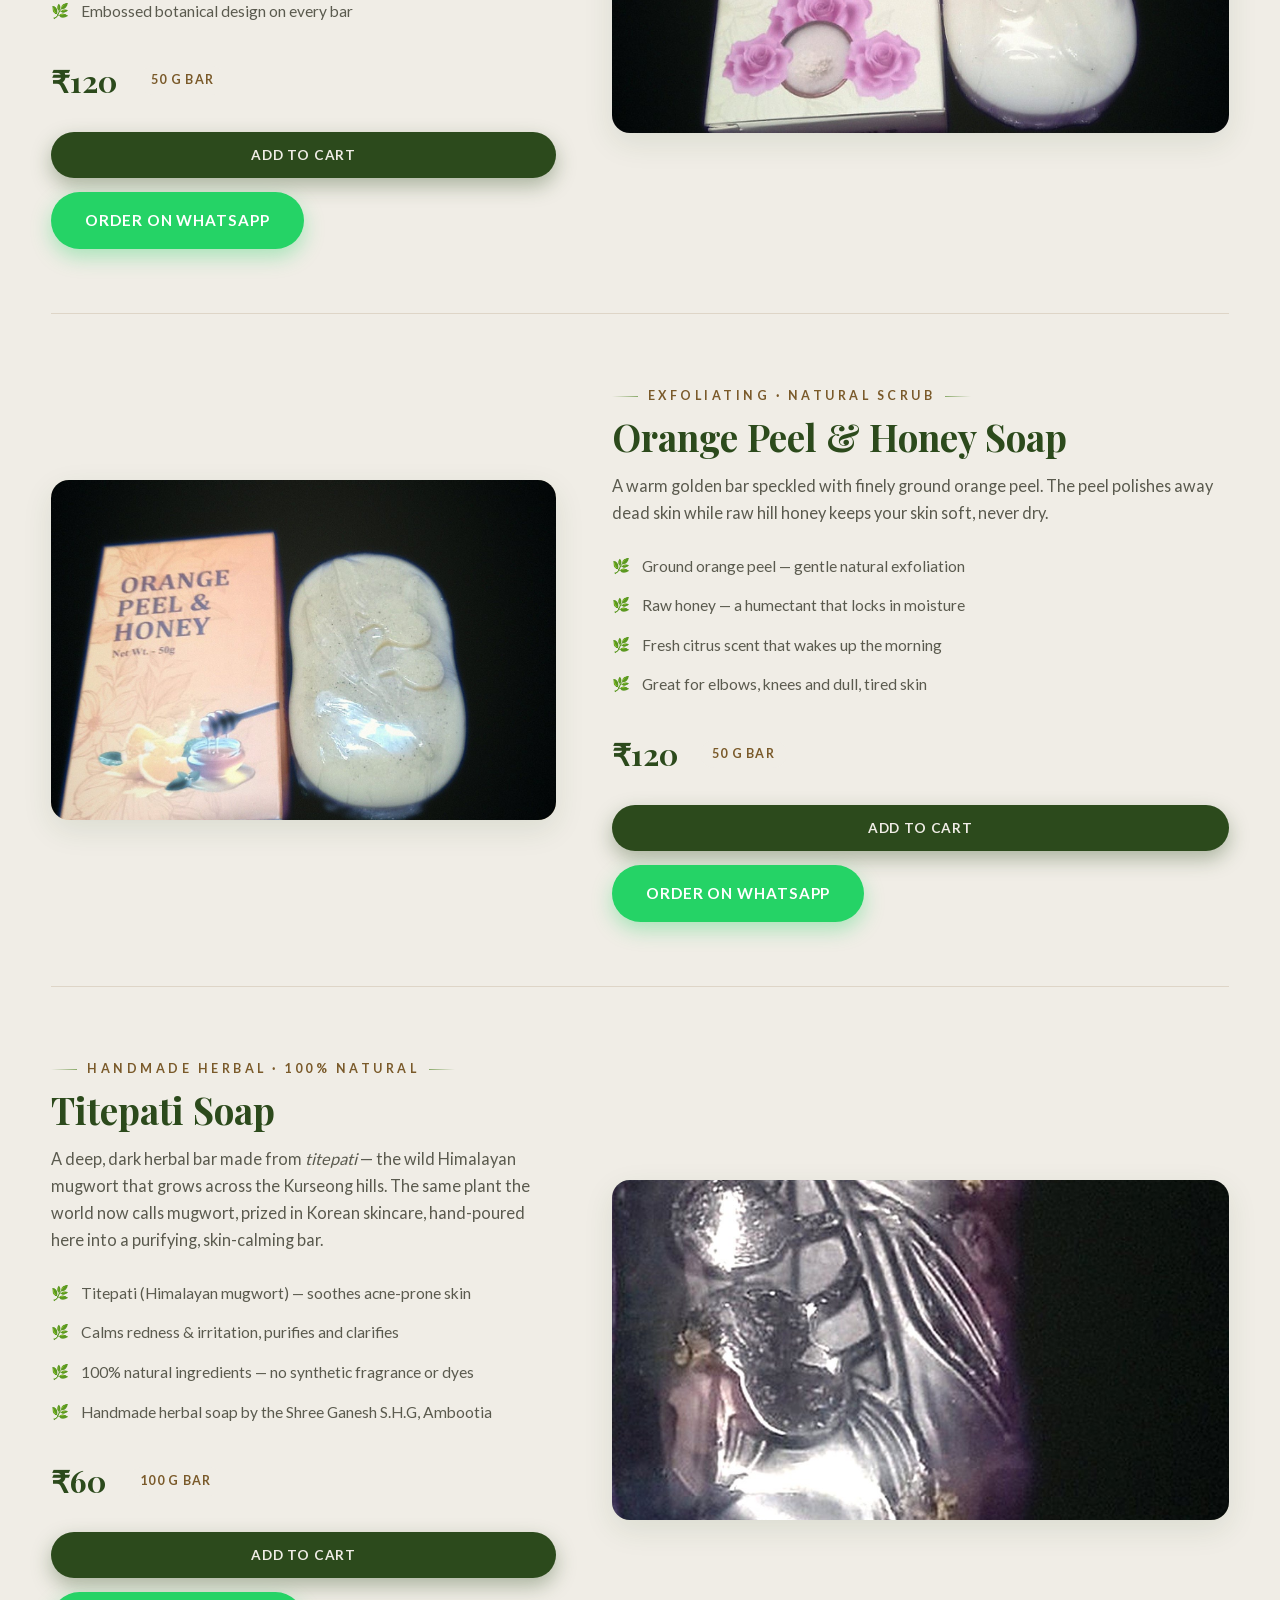
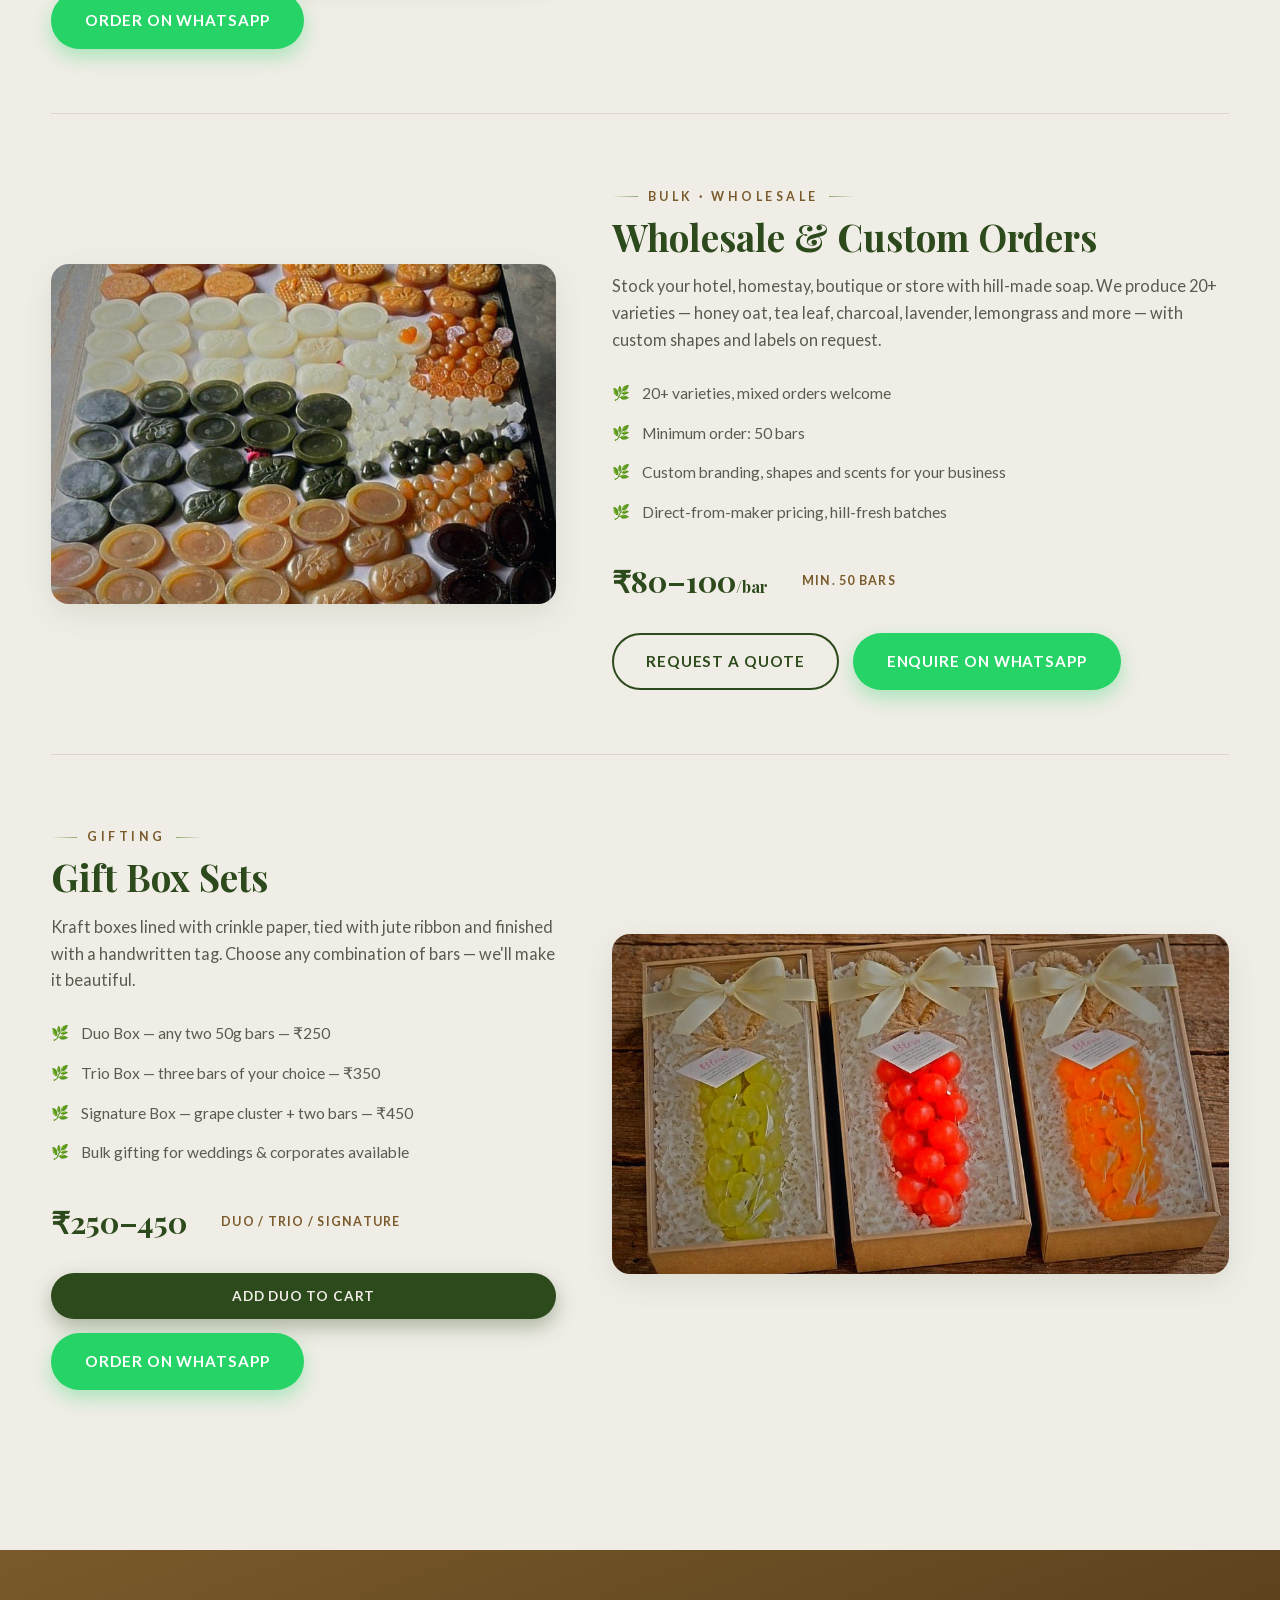
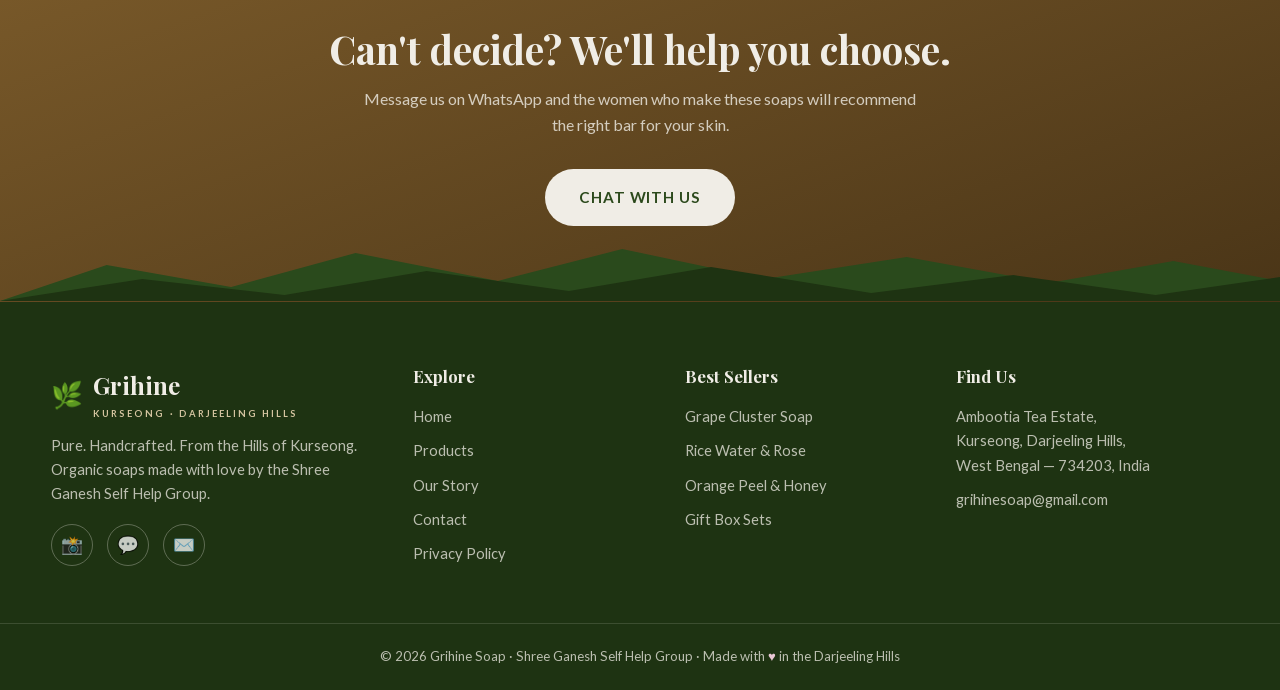
<file: products.html>
<!DOCTYPE html>
<html lang="en">
<head>
  <meta charset="UTF-8">
  <meta name="viewport" content="width=device-width, initial-scale=1.0">
  <!-- Security: CSP (meta-level — GitHub Pages can't set HTTP headers), strict referrer -->
  <meta http-equiv="Content-Security-Policy" content="default-src 'self'; script-src 'self'; style-src 'self' 'unsafe-inline'; img-src 'self' data:; font-src 'self'; connect-src 'self'; frame-src https://www.google.com; object-src 'none'; base-uri 'self'; form-action 'self'">
  <meta name="referrer" content="strict-origin-when-cross-origin">
  <title>Products — Grihine Soap | Handcrafted Organic Soaps, Kurseong</title>
  <meta name="description" content="Browse the full Grihine Soap catalogue — grape cluster soap on jute rope, rice water & rose, orange peel & honey, neem & titepati (mugwort), bulk wholesale and kraft gift box sets. Handmade in the Darjeeling Hills.">
  <meta name="keywords" content="buy handmade soap, organic soap price, grape soap, neem soap, titepati soap, mugwort soap, soap gift box, wholesale soap Darjeeling, Grihine products">
  <meta name="author" content="Shree Ganesh Self Help Group">

  <meta property="og:type" content="website">
  <meta property="og:title" content="Grihine Soap — Product Catalogue">
  <meta property="og:description" content="Handcrafted organic soaps from ₹120. Grape cluster, rice water & rose, orange peel & honey, neem & titepati, gift boxes and wholesale.">
  <meta property="og:url" content="https://shadowgreen9371.github.io/grihine-soap/products.html">
  <meta property="og:site_name" content="Grihine Soap">
  <meta property="og:locale" content="en_IN">

  <link rel="icon" href="data:image/svg+xml,<svg xmlns=%22http://www.w3.org/2000/svg%22 viewBox=%220 0 100 100%22><text y=%22.9em%22 font-size=%2290%22>🌿</text></svg>">
  <link rel="stylesheet" href="style.css">
</head>
<body>

  <header class="navbar">
    <div class="container nav-inner">
      <a href="home.html" class="logo">
        <span class="leaf">🌿</span>
        <span>Grihine<small>Kurseong · Darjeeling Hills</small></span>
      </a>
      <nav class="nav-links" id="navLinks">
        <a href="home.html">Home</a>
        <a href="products.html" class="active">Products</a>
        <a href="about.html">Our Story</a>
        <a href="contact.html">Contact</a>
      </nav>
      <div class="nav-actions">
        <button class="cart-btn" id="cartBtn" aria-label="Cart" title="Your cart — checkout via WhatsApp">
          🧺<span class="cart-count" id="cartCount">0</span>
        </button>
        <a href="contact.html" class="btn btn-solid order-cta">Order Now</a>
        <button class="hamburger" id="hamburger" aria-label="Menu" aria-expanded="false">
          <span></span><span></span><span></span>
        </button>
      </div>
    </div>
  </header>

  <section class="page-hero">
    <div class="hills" aria-hidden="true">
      <div class="hill hill-mid-l"></div>
      <div class="hill hill-mid-r"></div>
    </div>
    <div class="container">
      <h1>The Grihine Catalogue</h1>
      <p>Every bar handcrafted at Ambootia Tea Estate, Kurseong. Add to cart, then checkout via WhatsApp — or message us directly.</p>
    </div>
  </section>

  <section class="section">
    <div class="container">

      <!-- Grape Cluster -->
      <div class="detail-row reveal" id="grape">
        <div class="detail-visual soap-visual visual-grape lg">
          <img class="soap-photo" src="images/grape-cluster.jpg" alt="Grape Cluster Soap hung on a jute rope" loading="lazy" width="871" height="1900">
        </div>
        <div class="detail-text">
          <span class="eyebrow">Signature · Best Seller</span>
          <h2>Grape Cluster Soap</h2>
          <p class="lead">Our most-loved creation: a cluster of deep purple soap berries, hand-strung on natural jute rope. Hang it by your sink or in the shower — each berry lathers into an antioxidant-rich wash.</p>
          <ul>
            <li>Grape extract — rich in antioxidants, fights dullness</li>
            <li>Hangs on a jute rope — no soggy soap dish, dries naturally</li>
            <li>Hand-moulded berry by berry — every cluster is unique</li>
            <li>A conversation-starting gift on its own</li>
          </ul>
          <div class="detail-price-row">
            <span class="price">₹180</span>
            <span class="weight">Full cluster on jute rope</span>
          </div>
          <div class="detail-actions">
            <button class="btn btn-solid add-cart" data-name="Grape Cluster Soap" data-price="180">Add to Cart</button>
            <a class="btn btn-whatsapp wa-order" data-product="Grape Cluster Soap (₹180)" href="#">Order on WhatsApp</a>
          </div>
        </div>
      </div>

      <!-- Rice Water & Rose -->
      <div class="detail-row flip reveal" id="rice">
        <div class="detail-visual soap-visual visual-rice lg">
          <img class="soap-photo" src="images/rice-rose.jpg" alt="Rice Water & Rose Soap bar with box" loading="lazy" width="1425" height="1900">
        </div>
        <div class="detail-text">
          <span class="eyebrow">Brightening · Korean-Inspired</span>
          <h2>Rice Water &amp; Rose Soap</h2>
          <p class="lead">A luminous white pearl bar built on the centuries-old rice-water ritual, softened with hill-grown rose. Gentle enough for daily use on face and body.</p>
          <ul>
            <li>Fermented rice water — brightens and evens skin tone</li>
            <li>Rose — calms, softens, lightly fragrant</li>
            <li>Creamy low-strip lather, suitable for sensitive skin</li>
            <li>Embossed botanical design on every bar</li>
          </ul>
          <div class="detail-price-row">
            <span class="price">₹120</span>
            <span class="weight">50 g bar</span>
          </div>
          <div class="detail-actions">
            <button class="btn btn-solid add-cart" data-name="Rice Water & Rose Soap" data-price="120">Add to Cart</button>
            <a class="btn btn-whatsapp wa-order" data-product="Rice Water & Rose Soap (₹120)" href="#">Order on WhatsApp</a>
          </div>
        </div>
      </div>

      <!-- Orange Peel & Honey -->
      <div class="detail-row reveal" id="orange">
        <div class="detail-visual soap-visual visual-orange lg">
          <img class="soap-photo" src="images/orange-honey.jpg" alt="Orange Peel & Honey Soap bar with box" loading="lazy" width="1425" height="1900">
        </div>
        <div class="detail-text">
          <span class="eyebrow">Exfoliating · Natural Scrub</span>
          <h2>Orange Peel &amp; Honey Soap</h2>
          <p class="lead">A warm golden bar speckled with finely ground orange peel. The peel polishes away dead skin while raw hill honey keeps your skin soft, never dry.</p>
          <ul>
            <li>Ground orange peel — gentle natural exfoliation</li>
            <li>Raw honey — a humectant that locks in moisture</li>
            <li>Fresh citrus scent that wakes up the morning</li>
            <li>Great for elbows, knees and dull, tired skin</li>
          </ul>
          <div class="detail-price-row">
            <span class="price">₹120</span>
            <span class="weight">50 g bar</span>
          </div>
          <div class="detail-actions">
            <button class="btn btn-solid add-cart" data-name="Orange Peel & Honey Soap" data-price="120">Add to Cart</button>
            <a class="btn btn-whatsapp wa-order" data-product="Orange Peel & Honey Soap (₹120)" href="#">Order on WhatsApp</a>
          </div>
        </div>
      </div>

      <!-- Titepati Soap -->
      <div class="detail-row flip reveal" id="neem">
        <div class="detail-visual soap-visual visual-neem lg">
          <img class="soap-photo" src="images/titepati-soap.jpg" alt="Titepati Soap — dark herbal bar with fresh titepati (mugwort) sprigs" loading="lazy" width="1425" height="1900">
        </div>
        <div class="detail-text">
          <span class="eyebrow">Handmade Herbal · 100% Natural</span>
          <h2>Titepati Soap</h2>
          <p class="lead">A deep, dark herbal bar made from <em>titepati</em> — the wild Himalayan mugwort that grows across the Kurseong hills. The same plant the world now calls mugwort, prized in Korean skincare, hand-poured here into a purifying, skin-calming bar.</p>
          <ul>
            <li>Titepati (Himalayan mugwort) — soothes acne-prone skin</li>
            <li>Calms redness &amp; irritation, purifies and clarifies</li>
            <li>100% natural ingredients — no synthetic fragrance or dyes</li>
            <li>Handmade herbal soap by the Shree Ganesh S.H.G, Ambootia</li>
          </ul>
          <div class="detail-price-row">
            <span class="price">₹60</span>
            <span class="weight">100 g bar</span>
          </div>
          <div class="detail-actions">
            <button class="btn btn-solid add-cart" data-name="Titepati Soap" data-price="60">Add to Cart</button>
            <a class="btn btn-whatsapp wa-order" data-product="Titepati Soap (100g, ₹60)" href="#">Order on WhatsApp</a>
          </div>
        </div>
      </div>

      <!-- Bulk / Wholesale -->
      <div class="detail-row reveal" id="bulk">
        <div class="detail-visual soap-visual visual-bulk lg">
          <img class="soap-photo" src="images/batch.jpg" alt="A large batch of assorted handmade soaps" loading="lazy" width="1425" height="1900">
        </div>
        <div class="detail-text">
          <span class="eyebrow">Bulk · Wholesale</span>
          <h2>Wholesale &amp; Custom Orders</h2>
          <p class="lead">Stock your hotel, homestay, boutique or store with hill-made soap. We produce 20+ varieties — honey oat, tea leaf, charcoal, lavender, lemongrass and more — with custom shapes and labels on request.</p>
          <ul>
            <li>20+ varieties, mixed orders welcome</li>
            <li>Minimum order: 50 bars</li>
            <li>Custom branding, shapes and scents for your business</li>
            <li>Direct-from-maker pricing, hill-fresh batches</li>
          </ul>
          <div class="detail-price-row">
            <span class="price">₹80–100<span style="font-size:1rem">/bar</span></span>
            <span class="weight">Min. 50 bars</span>
          </div>
          <div class="detail-actions">
            <a href="contact.html" class="btn btn-outline">Request a Quote</a>
            <a class="btn btn-whatsapp wa-order" data-product="Bulk/Wholesale enquiry (min 50 bars)" href="#">Enquire on WhatsApp</a>
          </div>
        </div>
      </div>

      <!-- Gift Boxes -->
      <div class="detail-row flip reveal" id="gift">
        <div class="detail-visual soap-visual visual-gift lg">
          <img class="soap-photo" src="images/gift-boxes.jpg" alt="Grape cluster soaps in kraft gift boxes with jute ribbon" loading="lazy" width="1900" height="1219">
        </div>
        <div class="detail-text">
          <span class="eyebrow">Gifting</span>
          <h2>Gift Box Sets</h2>
          <p class="lead">Kraft boxes lined with crinkle paper, tied with jute ribbon and finished with a handwritten tag. Choose any combination of bars — we'll make it beautiful.</p>
          <ul>
            <li>Duo Box — any two 50g bars — ₹250</li>
            <li>Trio Box — three bars of your choice — ₹350</li>
            <li>Signature Box — grape cluster + two bars — ₹450</li>
            <li>Bulk gifting for weddings &amp; corporates available</li>
          </ul>
          <div class="detail-price-row">
            <span class="price">₹250–450</span>
            <span class="weight">Duo / Trio / Signature</span>
          </div>
          <div class="detail-actions">
            <button class="btn btn-solid add-cart" data-name="Gift Box Set (Duo)" data-price="250">Add Duo to Cart</button>
            <a class="btn btn-whatsapp wa-order" data-product="Gift Box Set (₹250–450)" href="#">Order on WhatsApp</a>
          </div>
        </div>
      </div>

    </div>
  </section>

  <section class="cta-band">
    <div class="container reveal">
      <h2>Can't decide? We'll help you choose.</h2>
      <p>Message us on WhatsApp and the women who make these soaps will recommend the right bar for your skin.</p>
      <a class="btn btn-light wa-order" data-product="I need help choosing a soap" href="#">Chat with Us</a>
    </div>
  </section>

  <footer class="footer">
    <div class="footer-range" aria-hidden="true">
      <svg viewBox="0 0 1440 70" preserveAspectRatio="none" xmlns="http://www.w3.org/2000/svg">
        <path d="M0 70 L120 34 L260 56 L400 22 L560 50 L700 18 L860 48 L1020 26 L1180 52 L1320 30 L1440 50 L1440 70 Z" fill="#2A4A1C"/>
        <path d="M0 70 L160 48 L320 64 L480 40 L640 60 L800 36 L980 62 L1140 44 L1300 64 L1440 46 L1440 70 Z" fill="#1E3312"/>
      </svg>
    </div>
    <div class="container footer-grid">
      <div class="footer-brand">
        <a href="home.html" class="logo">
          <span class="leaf">🌿</span>
          <span>Grihine<small>Kurseong · Darjeeling Hills</small></span>
        </a>
        <p>Pure. Handcrafted. From the Hills of Kurseong. Organic soaps made with love by the Shree Ganesh Self Help Group.</p>
        <div class="social-links">
          <a href="https://instagram.com/grihinesoap" target="_blank" rel="noopener" aria-label="Instagram">📸</a>
          <a href="https://wa.me/91XXXXXXXXXX" target="_blank" rel="noopener" aria-label="WhatsApp">💬</a>
          <a href="mailto:grihinesoap@gmail.com" aria-label="Email">✉️</a>
        </div>
      </div>
      <div>
        <h4>Explore</h4>
        <ul>
          <li><a href="home.html">Home</a></li>
          <li><a href="products.html">Products</a></li>
          <li><a href="about.html">Our Story</a></li>
          <li><a href="contact.html">Contact</a></li>
          <li><a href="privacy.html">Privacy Policy</a></li>
        </ul>
      </div>
      <div>
        <h4>Best Sellers</h4>
        <ul>
          <li><a href="#grape">Grape Cluster Soap</a></li>
          <li><a href="#rice">Rice Water &amp; Rose</a></li>
          <li><a href="#orange">Orange Peel &amp; Honey</a></li>
          <li><a href="#gift">Gift Box Sets</a></li>
        </ul>
      </div>
      <div>
        <h4>Find Us</h4>
        <p>Ambootia Tea Estate,<br>Kurseong, Darjeeling Hills,<br>West Bengal — 734203, India</p>
        <p><a href="mailto:grihinesoap@gmail.com">grihinesoap@gmail.com</a></p>
      </div>
    </div>
    <div class="footer-bottom">
      <div class="container">
        © 2026 Grihine Soap · Shree Ganesh Self Help Group · Made with <span class="heart">♥</span> in the Darjeeling Hills
      </div>
    </div>
  </footer>

  <a class="wa-float" href="https://wa.me/91XXXXXXXXXX?text=Hello%20Grihine%20Soap!%20I%27d%20like%20to%20place%20an%20order." target="_blank" rel="noopener" aria-label="Chat on WhatsApp">💬</a>
  <div class="toast" id="toast" role="status" aria-live="polite"></div>
  <script src="script.js"></script>
</body>
</html>
</file>
<file: style.css>
/* ==========================================================================
   GRIHINE SOAP — Pure. Handcrafted. From the Hills of Kurseong.
   Handcrafted organic soap by the Shree Ganesh Self Help Group
   ========================================================================== */

/* ---------- Self-hosted fonts (no third-party requests — DPDP/GDPR safe) ---------- */
@font-face {
  font-family: 'Lato';
  font-style: normal;
  font-weight: 400;
  font-display: swap;
  src: url(fonts/lato-normal-400.woff2) format('woff2');
  unicode-range: U+0000-00FF, U+0131, U+0152-0153, U+02BB-02BC, U+02C6, U+02DA, U+02DC, U+0304, U+0308, U+0329, U+2000-206F, U+20AC, U+2122, U+2191, U+2193, U+2212, U+2215, U+FEFF, U+FFFD;
}
@font-face {
  font-family: 'Lato';
  font-style: normal;
  font-weight: 700;
  font-display: swap;
  src: url(fonts/lato-normal-700.woff2) format('woff2');
  unicode-range: U+0000-00FF, U+0131, U+0152-0153, U+02BB-02BC, U+02C6, U+02DA, U+02DC, U+0304, U+0308, U+0329, U+2000-206F, U+20AC, U+2122, U+2191, U+2193, U+2212, U+2215, U+FEFF, U+FFFD;
}
@font-face {
  font-family: 'Playfair Display';
  font-style: italic;
  font-weight: 500 800;
  font-display: swap;
  src: url(fonts/playfair-display-italic-500-800.woff2) format('woff2');
  unicode-range: U+0000-00FF, U+0131, U+0152-0153, U+02BB-02BC, U+02C6, U+02DA, U+02DC, U+0304, U+0308, U+0329, U+2000-206F, U+20AC, U+2122, U+2191, U+2193, U+2212, U+2215, U+FEFF, U+FFFD;
}
@font-face {
  font-family: 'Playfair Display';
  font-style: normal;
  font-weight: 500 800;
  font-display: swap;
  src: url(fonts/playfair-display-normal-500-800.woff2) format('woff2');
  unicode-range: U+0000-00FF, U+0131, U+0152-0153, U+02BB-02BC, U+02C6, U+02DA, U+02DC, U+0304, U+0308, U+0329, U+2000-206F, U+20AC, U+2122, U+2191, U+2193, U+2212, U+2215, U+FEFF, U+FFFD;
}

/* ---------- Variables & Reset ---------- */
:root {
  --forest: #2C4A1C;
  --hill: #3D6130;
  --tea: #8AAA6A;
  --clay: #D4C4A0;
  --mist: #F0EDE6;
  --bark: #7A5A2A;

  --bark-dark: #4A3517;
  --forest-dark: #1E3312;
  --grape: #3B2A52;
  --grape-deep: #251936;
  --rose: #E8C8D4;
  --honey: #D9A441;
  --neem: #3A3D2B;
  --ink: #2A2A22;
  --soft-ink: #5A5A4E;
  --card-shadow: 0 10px 30px rgba(44, 74, 28, 0.10);
  --card-shadow-hover: 0 24px 48px rgba(44, 74, 28, 0.18);

  --font-head: 'Playfair Display', Georgia, 'Times New Roman', serif;
  --font-body: 'Lato', Arial, Helvetica, sans-serif;
}

* { margin: 0; padding: 0; box-sizing: border-box; }

html { scroll-behavior: smooth; scroll-padding-top: 90px; }

body {
  font-family: var(--font-body);
  color: var(--ink);
  background: var(--mist);
  line-height: 1.65;
  overflow-x: hidden;
}

img { max-width: 100%; display: block; }
a { color: inherit; text-decoration: none; }
ul { list-style: none; }

h1, h2, h3, h4 { font-family: var(--font-head); color: var(--forest); line-height: 1.2; }

.container { width: min(1180px, 92%); margin: 0 auto; }

/* ---------- Buttons ---------- */
.btn {
  display: inline-block;
  padding: 14px 32px;
  border-radius: 50px;
  font-family: var(--font-body);
  font-weight: 700;
  font-size: 0.95rem;
  letter-spacing: 0.06em;
  text-transform: uppercase;
  cursor: pointer;
  border: 2px solid transparent;
  transition: transform 0.25s ease, box-shadow 0.25s ease, background 0.25s ease, color 0.25s ease;
}
.btn:hover { transform: translateY(-3px); }

.btn-solid {
  background: var(--forest);
  color: var(--mist);
  box-shadow: 0 8px 20px rgba(44, 74, 28, 0.35);
}
.btn-solid:hover { background: var(--hill); box-shadow: 0 14px 28px rgba(44, 74, 28, 0.4); }

.btn-outline {
  background: transparent;
  color: var(--forest);
  border-color: var(--forest);
}
.btn-outline:hover { background: var(--forest); color: var(--mist); }

.btn-light {
  background: var(--mist);
  color: var(--forest);
}
.btn-light:hover { background: var(--clay); }

.btn-clay {
  background: var(--clay);
  color: var(--bark-dark);
}
.btn-clay:hover { background: #e3d6b8; }

.btn-whatsapp {
  background: #25D366;
  color: #fff;
  box-shadow: 0 8px 20px rgba(37, 211, 102, 0.35);
}
.btn-whatsapp:hover { background: #1ebe5a; }

/* ---------- Navbar ---------- */
.navbar {
  position: sticky;
  top: 0;
  z-index: 1000;
  background: rgba(240, 237, 230, 0.92);
  backdrop-filter: blur(12px);
  -webkit-backdrop-filter: blur(12px);
  border-bottom: 1px solid rgba(122, 90, 42, 0.18);
}
.nav-inner {
  display: flex;
  align-items: center;
  justify-content: space-between;
  gap: 24px;
  height: 78px;
}
.logo {
  display: flex;
  align-items: center;
  gap: 10px;
  font-family: var(--font-head);
  font-size: 1.5rem;
  font-weight: 700;
  color: var(--forest);
}
.logo .leaf { font-size: 1.6rem; }
.logo small {
  display: block;
  font-family: var(--font-body);
  font-size: 0.58rem;
  font-weight: 700;
  letter-spacing: 0.22em;
  text-transform: uppercase;
  color: var(--bark);
}

.nav-links {
  display: flex;
  gap: 34px;
  align-items: center;
}
.nav-links a {
  font-weight: 700;
  font-size: 0.92rem;
  letter-spacing: 0.04em;
  text-transform: uppercase;
  color: var(--ink);
  position: relative;
  padding: 6px 0;
}
.nav-links a::after {
  content: '';
  position: absolute;
  left: 0; bottom: 0;
  width: 0; height: 2px;
  background: var(--hill);
  transition: width 0.3s ease;
}
.nav-links a:hover::after, .nav-links a.active::after { width: 100%; }
.nav-links a.active { color: var(--forest); }

.nav-actions { display: flex; align-items: center; gap: 18px; }

.cart-btn {
  position: relative;
  background: none;
  border: none;
  font-size: 1.45rem;
  cursor: pointer;
  line-height: 1;
  padding: 4px;
}
.cart-count {
  position: absolute;
  top: -6px; right: -8px;
  min-width: 20px; height: 20px;
  padding: 0 5px;
  background: var(--bark);
  color: #fff;
  border-radius: 50px;
  font-size: 0.7rem;
  font-weight: 700;
  display: flex;
  align-items: center;
  justify-content: center;
  transition: transform 0.2s ease;
}
.cart-count.bump { animation: bump 0.4s ease; }
@keyframes bump {
  0% { transform: scale(1); }
  40% { transform: scale(1.5); }
  100% { transform: scale(1); }
}

.order-cta { padding: 11px 24px; font-size: 0.82rem; }

.hamburger {
  display: none;
  flex-direction: column;
  gap: 5px;
  background: none;
  border: none;
  cursor: pointer;
  padding: 6px;
}
.hamburger span {
  width: 26px; height: 3px;
  background: var(--forest);
  border-radius: 3px;
  transition: transform 0.3s ease, opacity 0.3s ease;
}
.hamburger.open span:nth-child(1) { transform: translateY(8px) rotate(45deg); }
.hamburger.open span:nth-child(2) { opacity: 0; }
.hamburger.open span:nth-child(3) { transform: translateY(-8px) rotate(-45deg); }

/* ---------- Hero with CSS mountain art ---------- */
.hero {
  position: relative;
  min-height: 92vh;
  display: flex;
  flex-direction: column;
  justify-content: center;
  overflow: hidden;
  background: linear-gradient(180deg, #F4F1E8 0%, #E8E9DA 38%, #D5DEC2 70%, #C3D2AC 100%);
}

/* sun */
.hero::before {
  content: '';
  position: absolute;
  top: 9%; right: 14%;
  width: 130px; height: 130px;
  border-radius: 50%;
  background: radial-gradient(circle, rgba(255, 245, 214, 0.95) 0%, rgba(255, 240, 200, 0.45) 55%, transparent 72%);
}

/* layered hills */
.hills { position: absolute; inset: 0; pointer-events: none; }
.hill { position: absolute; border-radius: 50%; }
.hill-far-l   { width: 90vw; height: 46vw; left: -32vw; bottom: -28vw; background: #A9BE8E; opacity: 0.65; }
.hill-far-r   { width: 100vw; height: 50vw; right: -38vw; bottom: -31vw; background: #9DB582; opacity: 0.7; }
.hill-mid-l   { width: 95vw; height: 46vw; left: -28vw; bottom: -32vw; background: var(--tea); }
.hill-mid-r   { width: 88vw; height: 44vw; right: -26vw; bottom: -31vw; background: #7B9C5C; }
.hill-near-l  {
  width: 110vw; height: 50vw; left: -34vw; bottom: -38vw;
  background: repeating-linear-gradient(115deg, var(--hill) 0px, var(--hill) 26px, #466F37 26px, #466F37 30px);
}
.hill-near-r  {
  width: 100vw; height: 48vw; right: -30vw; bottom: -38vw;
  background: repeating-linear-gradient(65deg, var(--forest) 0px, var(--forest) 28px, #355823 28px, #355823 32px);
}
/* drifting mist bands */
.mist-band {
  position: absolute;
  height: 36px;
  width: 60vw;
  border-radius: 50px;
  background: linear-gradient(90deg, transparent, rgba(240, 237, 230, 0.75), transparent);
  animation: drift 14s ease-in-out infinite alternate;
}
.mist-1 { bottom: 24%; left: -8%; }
.mist-2 { bottom: 14%; right: -12%; animation-delay: -7s; animation-duration: 18s; }
@keyframes drift {
  from { transform: translateX(-6%); opacity: 0.85; }
  to   { transform: translateX(9%); opacity: 0.55; }
}

.hero-content {
  position: relative;
  z-index: 2;
  text-align: center;
  padding: 130px 5% 200px;
}
.hero-kicker {
  display: inline-block;
  font-size: 0.82rem;
  font-weight: 700;
  letter-spacing: 0.3em;
  text-transform: uppercase;
  color: var(--bark);
  background: rgba(240, 237, 230, 0.7);
  border: 1px solid rgba(122, 90, 42, 0.3);
  border-radius: 50px;
  padding: 9px 22px;
  margin-bottom: 26px;
  opacity: 0;
  animation: fadeUp 0.9s ease 0.15s forwards;
}
.hero h1 {
  font-size: clamp(2.9rem, 7.5vw, 5.4rem);
  font-weight: 800;
  color: var(--forest);
  opacity: 0;
  animation: fadeUp 0.9s ease 0.35s forwards;
}
.hero h1 em { font-style: italic; color: var(--bark); }
.hero .tagline {
  font-size: clamp(1.05rem, 2.4vw, 1.4rem);
  color: var(--soft-ink);
  font-weight: 400;
  letter-spacing: 0.06em;
  margin: 18px auto 38px;
  max-width: 640px;
  opacity: 0;
  animation: fadeUp 0.9s ease 0.55s forwards;
}
.hero-ctas {
  display: flex;
  gap: 18px;
  justify-content: center;
  flex-wrap: wrap;
  opacity: 0;
  animation: fadeUp 0.9s ease 0.75s forwards;
}
@keyframes fadeUp {
  from { opacity: 0; transform: translateY(28px); }
  to   { opacity: 1; transform: translateY(0); }
}

/* animated badge strip */
.badge-strip {
  position: absolute;
  bottom: 0; left: 0; right: 0;
  z-index: 3;
  background: var(--forest);
  color: var(--mist);
  overflow: hidden;
  padding: 14px 0;
}
.badge-track {
  display: flex;
  gap: 56px;
  width: max-content;
  animation: marquee 28s linear infinite;
}
.badge-track span {
  font-size: 0.85rem;
  font-weight: 700;
  letter-spacing: 0.18em;
  text-transform: uppercase;
  white-space: nowrap;
}
@keyframes marquee {
  from { transform: translateX(0); }
  to   { transform: translateX(-50%); }
}

/* ---------- Sections ---------- */
.section { padding: 96px 0; }
.section-head { text-align: center; max-width: 680px; margin: 0 auto 60px; }
.eyebrow {
  display: inline-block;
  font-size: 0.78rem;
  font-weight: 700;
  letter-spacing: 0.28em;
  text-transform: uppercase;
  color: var(--bark);
  margin-bottom: 14px;
}
.section-head h2 { font-size: clamp(1.9rem, 4vw, 2.7rem); margin-bottom: 16px; }
.section-head p { color: var(--soft-ink); font-size: 1.05rem; }

.on-dark .eyebrow { color: var(--clay); }
.on-dark h2, .on-dark h3 { color: var(--mist); }
.on-dark p { color: rgba(240, 237, 230, 0.8); }

/* scroll reveal */
.reveal { opacity: 0; transform: translateY(34px); transition: opacity 0.7s ease, transform 0.7s ease; }
.reveal.visible { opacity: 1; transform: translateY(0); }

/* ---------- Product grid ---------- */
.product-grid {
  display: grid;
  grid-template-columns: repeat(3, 1fr);
  gap: 32px;
}
.product-card {
  background: #fff;
  border-radius: 18px;
  overflow: hidden;
  box-shadow: var(--card-shadow);
  transition: transform 0.35s ease, box-shadow 0.35s ease;
  display: flex;
  flex-direction: column;
}
.product-card:hover { transform: translateY(-10px); box-shadow: var(--card-shadow-hover); }

.product-tag {
  position: absolute;
  top: 14px; left: 14px;
  z-index: 2;
  background: rgba(240, 237, 230, 0.92);
  color: var(--forest);
  font-size: 0.68rem;
  font-weight: 700;
  letter-spacing: 0.12em;
  text-transform: uppercase;
  padding: 5px 12px;
  border-radius: 50px;
}

.product-body { padding: 24px 26px 28px; display: flex; flex-direction: column; flex: 1; }
.product-body h3 { font-size: 1.32rem; margin-bottom: 8px; }
.product-body .benefit { color: var(--soft-ink); font-size: 0.95rem; flex: 1; }
.product-meta {
  display: flex;
  align-items: center;
  justify-content: space-between;
  flex-wrap: wrap;
  gap: 8px;
  margin: 16px 0 18px;
}
.weight { white-space: nowrap; }
.price { white-space: nowrap; }
.weight {
  font-size: 0.78rem;
  font-weight: 700;
  letter-spacing: 0.1em;
  text-transform: uppercase;
  color: var(--bark);
  background: var(--mist);
  padding: 4px 12px;
  border-radius: 50px;
}
.price { font-family: var(--font-head); font-size: 1.45rem; font-weight: 700; color: var(--forest); }
.add-cart { width: 100%; padding: 13px 0; font-size: 0.85rem; }

/* ---------- Product CSS art ---------- */
.soap-visual {
  position: relative;
  height: 240px;
  display: flex;
  align-items: center;
  justify-content: center;
  overflow: hidden;
}
.soap-visual.lg { height: 340px; border-radius: 18px; }

/* Real product photo filling a visual area */
.soap-photo {
  position: absolute;
  inset: 0;
  width: 100%;
  height: 100%;
  object-fit: cover;
  object-position: center;
  transition: transform 0.6s ease;
}
.product-card:hover .soap-photo { transform: scale(1.05); }
.soap-visual.lg .soap-photo { object-position: center; }

/* Grape Cluster — jute rope + purple berries */
.visual-grape { background: linear-gradient(160deg, #EFEAF2 0%, #DCD2E4 100%); }
.rope {
  position: absolute;
  top: 0; left: 50%;
  transform: translateX(-50%);
  width: 9px; height: 64px;
  background: repeating-linear-gradient(45deg, #B89B6A 0 4px, #9C7F50 4px 8px);
  border-radius: 0 0 5px 5px;
}
.rope::before {
  content: '';
  position: absolute;
  top: 6px; left: 50%;
  transform: translateX(-50%);
  width: 30px; height: 38px;
  border: 7px solid #B89B6A;
  border-radius: 50% 50% 50% 50% / 60% 60% 40% 40%;
  background: transparent;
}
.grapes {
  position: absolute;
  top: 62px; left: 50%;
  margin-left: -19px;
  width: 38px; height: 38px;
  border-radius: 50%;
  background: radial-gradient(circle at 32% 28%, #5D4480, var(--grape) 58%, var(--grape-deep));
  box-shadow:
    -26px 18px 0 -2px var(--grape),
    26px 16px 0 -2px #46325F,
    0 32px 0 -1px #46325F,
    -18px 50px 0 -3px var(--grape-deep),
    20px 48px 0 -3px var(--grape),
    -2px 66px 0 -4px #46325F,
    8px 84px 0 -6px var(--grape-deep);
}

.soap-visual.lg .rope { height: 96px; }
.soap-visual.lg .grapes { top: 94px; transform: scale(1.25); transform-origin: top center; }

/* Rice Water & Rose — white pearl bar */
.visual-rice { background: linear-gradient(160deg, #FAF4F6 0%, #F0DCE4 100%); }
/* Orange Peel & Honey — warm golden bar */
.visual-orange { background: linear-gradient(160deg, #FBF1DE 0%, #F2D9AC 100%); }
/* Neem & Mugwort — deep herbal bar */
.visual-neem { background: linear-gradient(160deg, #E4E6D8 0%, #C9CDB2 100%); }

.soap-bar {
  position: relative;
  width: 58%;
  max-width: 210px;
  aspect-ratio: 1.55;
  border-radius: 46% 46% 46% 46% / 56% 56% 56% 56%;
  box-shadow: inset -8px -10px 18px rgba(0,0,0,0.13), inset 8px 10px 18px rgba(255,255,255,0.45), 0 16px 26px rgba(0,0,0,0.16);
}
.soap-bar::before {
  /* embossed botanical sprig */
  content: '';
  position: absolute;
  top: 26%; left: 30%;
  width: 40%; height: 12%;
  border-radius: 50%;
  transform: rotate(-24deg);
  background: rgba(255, 255, 255, 0.28);
  box-shadow: 22px 18px 0 -2px rgba(255,255,255,0.22), -6px 26px 0 -3px rgba(255,255,255,0.18);
}
.soap-bar::after {
  content: '';
  position: absolute;
  top: 12%; left: 14%;
  width: 34%; height: 22%;
  border-radius: 50%;
  background: rgba(255, 255, 255, 0.32);
  filter: blur(2px);
}
.bar-rice   { background: linear-gradient(145deg, #FDFBF6, #EFE6DC 70%, #E2D4C6); }
.bar-orange { background: linear-gradient(145deg, #E8C275, var(--honey) 60%, #B9842E); }
.bar-neem   { background: linear-gradient(145deg, #5C6142, var(--neem) 60%, #24261A); }
.bar-neem::before { background: rgba(255,255,255,0.14); box-shadow: 22px 18px 0 -2px rgba(255,255,255,0.1), -6px 26px 0 -3px rgba(255,255,255,0.08); }
.bar-neem::after { background: rgba(255,255,255,0.12); }

/* Bulk — tray of assorted mini bars */
.visual-bulk { background: linear-gradient(160deg, #EFEDE3 0%, #DDD8C4 100%); }
.bulk-tray {
  position: relative;
  width: 18px; height: 12px;
  border-radius: 50%;
  background: #F4EEDD;
  box-shadow:
    30px 2px 0 6px #D9A441,
    62px -2px 0 6px #4A4E36,
    -30px 4px 0 6px #8A5A33,
    2px 26px 0 6px #4A4E36,
    34px 28px 0 6px #F4EEDD,
    -28px 30px 0 6px #D9A441,
    64px 24px 0 6px #B9842E,
    4px 52px 0 6px #8A5A33,
    36px 54px 0 6px #F4EEDD,
    -28px 56px 0 6px #4A4E36;
}

/* Gift box — kraft box, jute ribbon & bow */
.visual-gift { background: linear-gradient(160deg, #F2E9DA 0%, #E2D2B8 100%); }
.gift-box {
  position: relative;
  width: 150px; height: 110px;
  background: linear-gradient(165deg, #C9A876, #B08F5C);
  border-radius: 8px;
  box-shadow: 0 16px 26px rgba(74, 53, 23, 0.3);
}
.gift-box::before {
  /* vertical jute ribbon */
  content: '';
  position: absolute;
  top: 0; bottom: 0; left: 50%;
  transform: translateX(-50%);
  width: 18px;
  background: repeating-linear-gradient(45deg, #EDE3CE 0 5px, #DCCBA8 5px 10px);
}
.gift-box::after {
  /* lid edge */
  content: '';
  position: absolute;
  top: 26px; left: -5px; right: -5px;
  height: 5px;
  background: #93753F;
  border-radius: 4px;
}
.gift-bow {
  position: absolute;
  top: -13px; left: 50%;
  transform: translateX(-50%);
  width: 16px; height: 16px;
  background: #EDE3CE;
  border-radius: 50%;
  z-index: 2;
}
.gift-bow::before, .gift-bow::after {
  content: '';
  position: absolute;
  top: 0;
  width: 26px; height: 17px;
  background: #E3D5B6;
  border-radius: 50% 50% 50% 50% / 70% 70% 30% 30%;
}
.gift-bow::before { left: -22px; transform: rotate(-22deg); }
.gift-bow::after { right: -22px; transform: rotate(22deg); }
.gift-sm { transform: scale(0.72) translateY(16px); }
.gift-lg { transform: scale(1.12); }

/* ---------- Our Story ---------- */
.story { background: #fff; }
.story-grid {
  display: grid;
  grid-template-columns: 1.05fr 0.95fr;
  gap: 64px;
  align-items: center;
}
.story-text h2 { font-size: clamp(1.9rem, 4vw, 2.6rem); margin-bottom: 20px; }
.story-text p { color: var(--soft-ink); margin-bottom: 16px; font-size: 1.02rem; }
.stats {
  display: grid;
  grid-template-columns: repeat(2, 1fr);
  gap: 18px;
  margin-top: 32px;
}
.stat-box {
  background: var(--mist);
  border: 1px solid rgba(122, 90, 42, 0.16);
  border-radius: 14px;
  padding: 22px 20px;
  text-align: center;
}
.stat-box .num {
  display: block;
  font-family: var(--font-head);
  font-size: 2.1rem;
  font-weight: 800;
  color: var(--forest);
}
.stat-box .label {
  font-size: 0.78rem;
  font-weight: 700;
  letter-spacing: 0.1em;
  text-transform: uppercase;
  color: var(--bark);
}

/* decorative soap batch display */
.batch-display {
  background: linear-gradient(160deg, var(--clay), #C2B088);
  border-radius: 20px;
  padding: 36px 30px;
  box-shadow: var(--card-shadow);
}
.batch-display h4 {
  text-align: center;
  color: var(--bark-dark);
  font-size: 1.05rem;
  font-style: italic;
  margin-bottom: 24px;
}
.batch-grid {
  display: grid;
  grid-template-columns: repeat(4, 1fr);
  gap: 14px;
}
.mini-soap {
  aspect-ratio: 1.4;
  border-radius: 46% 46% 46% 46% / 56% 56% 56% 56%;
  box-shadow: inset -3px -4px 8px rgba(0,0,0,0.18), inset 3px 4px 8px rgba(255,255,255,0.3), 0 6px 12px rgba(74,53,23,0.25);
  transition: transform 0.3s ease;
}
.mini-soap:hover { transform: translateY(-5px) rotate(-3deg); }
.ms-cream  { background: linear-gradient(145deg, #FBF7EE, #E9DECB); }
.ms-honey  { background: linear-gradient(145deg, #E2B65F, #B9842E); }
.ms-neem   { background: linear-gradient(145deg, #5C6142, #2E3120); }
.ms-choc   { background: linear-gradient(145deg, #5A3E22, #33200E); }
.ms-grape  { background: linear-gradient(145deg, #5D4480, #2A1D3F); }
.ms-clay   { background: linear-gradient(145deg, #C98E5A, #96612F); }
.ms-mint   { background: linear-gradient(145deg, #9DB582, #5F7A47); }
.ms-rose   { background: linear-gradient(145deg, #EFCBD8, #D49AAE); }
.batch-note {
  margin-top: 22px;
  text-align: center;
  font-size: 0.85rem;
  color: var(--bark-dark);
  font-style: italic;
}
.batch-photo {
  width: 100%;
  border-radius: 14px;
  box-shadow: 0 10px 24px rgba(74, 53, 23, 0.28);
  display: block;
}

/* ---------- Ingredients ---------- */
.ingredients { background: var(--mist); }
.ing-grid {
  display: grid;
  grid-template-columns: repeat(6, 1fr);
  gap: 22px;
}
.ing-card {
  background: #fff;
  border-radius: 16px;
  padding: 28px 16px;
  text-align: center;
  border-top: 4px solid var(--tea);
  box-shadow: var(--card-shadow);
  transition: transform 0.3s ease;
}
.ing-card:hover { transform: translateY(-7px); }
.ing-card .ing-icon { font-size: 2.2rem; display: block; margin-bottom: 12px; }
.ing-card h4 { font-size: 1rem; margin-bottom: 6px; }
.ing-card p { font-size: 0.82rem; color: var(--soft-ink); }

/* ---------- Why Grihine ---------- */
.why { background: #fff; }
.why-grid {
  display: grid;
  grid-template-columns: repeat(3, 1fr);
  gap: 28px;
}
.why-card {
  background: var(--mist);
  border-radius: 18px;
  padding: 36px 30px;
  border: 1px solid rgba(122, 90, 42, 0.14);
  transition: transform 0.3s ease, box-shadow 0.3s ease;
}
.why-card:hover { transform: translateY(-7px); box-shadow: var(--card-shadow); }
.why-card .why-icon {
  width: 58px; height: 58px;
  border-radius: 16px;
  background: var(--forest);
  color: var(--mist);
  font-size: 1.6rem;
  display: flex;
  align-items: center;
  justify-content: center;
  margin-bottom: 20px;
}
.why-card h3 { font-size: 1.25rem; margin-bottom: 10px; }
.why-card p { color: var(--soft-ink); font-size: 0.95rem; }

/* ---------- Gifting ---------- */
.gifting { background: linear-gradient(160deg, var(--bark-dark), #3A2A10); color: var(--mist); }
.gift-grid {
  display: grid;
  grid-template-columns: 1fr 1.1fr;
  gap: 64px;
  align-items: center;
}
.gift-visuals {
  display: flex;
  align-items: flex-end;
  justify-content: center;
  gap: 8px;
  padding: 30px 0;
}
.gift-text h2 { font-size: clamp(1.8rem, 3.6vw, 2.5rem); color: var(--mist); margin-bottom: 18px; }
.gift-text p { color: rgba(240, 237, 230, 0.82); margin-bottom: 24px; }
.gift-options { margin-bottom: 32px; }
.gift-options li {
  display: flex;
  justify-content: space-between;
  align-items: baseline;
  gap: 16px;
  padding: 14px 0;
  border-bottom: 1px dashed rgba(212, 196, 160, 0.3);
}
.gift-options .g-name { font-weight: 700; color: var(--clay); }
.gift-options .g-desc { flex: 1; font-size: 0.88rem; color: rgba(240, 237, 230, 0.7); }
.gift-options .g-price { font-family: var(--font-head); font-size: 1.15rem; font-weight: 700; color: var(--mist); white-space: nowrap; }

/* ---------- Testimonials ---------- */
.testimonials { background: var(--mist); }
.testi-grid {
  display: grid;
  grid-template-columns: repeat(3, 1fr);
  gap: 28px;
}
.testi-card {
  background: #fff;
  border-radius: 18px;
  padding: 34px 30px;
  box-shadow: var(--card-shadow);
  position: relative;
  transition: transform 0.3s ease;
}
.testi-card:hover { transform: translateY(-6px); }
.testi-card::before {
  content: '\201C';
  position: absolute;
  top: 10px; left: 22px;
  font-family: var(--font-head);
  font-size: 4.4rem;
  color: var(--clay);
  line-height: 1;
}
.stars { color: var(--honey); letter-spacing: 3px; margin-bottom: 14px; font-size: 1rem; }
.testi-card blockquote {
  font-style: italic;
  color: var(--soft-ink);
  margin-bottom: 20px;
  position: relative;
  z-index: 1;
}
.testi-who { display: flex; align-items: center; gap: 12px; }
.testi-avatar {
  width: 46px; height: 46px;
  border-radius: 50%;
  background: var(--hill);
  color: var(--mist);
  font-family: var(--font-head);
  font-weight: 700;
  font-size: 1.1rem;
  display: flex;
  align-items: center;
  justify-content: center;
}
.testi-who .name { font-weight: 700; color: var(--ink); display: block; line-height: 1.3; }
.testi-who .place { font-size: 0.82rem; color: var(--soft-ink); }

/* ---------- Order channels ---------- */
.channels { background: linear-gradient(160deg, var(--forest-dark), var(--forest)); }
.channel-grid {
  display: grid;
  grid-template-columns: repeat(4, 1fr);
  gap: 24px;
}
.channel-card {
  background: rgba(240, 237, 230, 0.07);
  border: 1px solid rgba(240, 237, 230, 0.18);
  border-radius: 18px;
  padding: 34px 24px;
  text-align: center;
  color: var(--mist);
  transition: transform 0.3s ease, background 0.3s ease;
  display: block;
}
.channel-card:hover { transform: translateY(-7px); background: rgba(240, 237, 230, 0.14); }
.channel-card .ch-icon { font-size: 2.3rem; display: block; margin-bottom: 14px; }
.channel-card h3 { color: var(--mist); font-size: 1.15rem; margin-bottom: 8px; }
.channel-card p { color: rgba(240, 237, 230, 0.75); font-size: 0.88rem; }
.channel-card .ch-handle {
  display: inline-block;
  margin-top: 14px;
  font-size: 0.82rem;
  font-weight: 700;
  letter-spacing: 0.06em;
  color: var(--clay);
}

/* ---------- Footer ---------- */
.footer {
  background: var(--forest-dark);
  color: rgba(240, 237, 230, 0.75);
  padding: 64px 0 0;
}
.footer-grid {
  display: grid;
  grid-template-columns: 1.4fr 1fr 1fr 1.2fr;
  gap: 44px;
  padding-bottom: 48px;
}
.footer h4 {
  color: var(--mist);
  font-size: 1.05rem;
  margin-bottom: 18px;
}
.footer .footer-brand .logo { color: var(--mist); margin-bottom: 12px; }
.footer .footer-brand .logo small { color: var(--clay); }
.footer p, .footer li { font-size: 0.92rem; margin-bottom: 10px; }
.footer a:hover { color: var(--clay); }
.footer .social-links { display: flex; gap: 14px; margin-top: 18px; }
.footer .social-links a {
  width: 42px; height: 42px;
  border: 1px solid rgba(240, 237, 230, 0.3);
  border-radius: 50%;
  display: flex;
  align-items: center;
  justify-content: center;
  font-size: 1.1rem;
  transition: background 0.3s ease, transform 0.3s ease;
}
.footer .social-links a:hover { background: rgba(240, 237, 230, 0.12); transform: translateY(-3px); }
.footer-bottom {
  border-top: 1px solid rgba(240, 237, 230, 0.14);
  padding: 22px 0;
  text-align: center;
  font-size: 0.82rem;
}
.footer-bottom .heart { color: var(--rose); }

/* ---------- WhatsApp float & toast ---------- */
.wa-float {
  position: fixed;
  bottom: 26px; right: 26px;
  z-index: 1200;
  width: 62px; height: 62px;
  border-radius: 50%;
  background: #25D366;
  color: #fff;
  font-size: 1.9rem;
  display: flex;
  align-items: center;
  justify-content: center;
  box-shadow: 0 10px 26px rgba(37, 211, 102, 0.45);
  transition: transform 0.25s ease;
  animation: waPulse 2.6s ease infinite;
}
.wa-float:hover { transform: scale(1.1); }
@keyframes waPulse {
  0%, 100% { box-shadow: 0 10px 26px rgba(37, 211, 102, 0.45), 0 0 0 0 rgba(37, 211, 102, 0.4); }
  50% { box-shadow: 0 10px 26px rgba(37, 211, 102, 0.45), 0 0 0 16px rgba(37, 211, 102, 0); }
}

.toast {
  position: fixed;
  bottom: 110px; right: 26px;
  z-index: 1300;
  background: var(--forest);
  color: var(--mist);
  padding: 14px 22px;
  border-radius: 12px;
  font-size: 0.9rem;
  font-weight: 700;
  box-shadow: 0 12px 28px rgba(0,0,0,0.25);
  opacity: 0;
  transform: translateY(14px);
  pointer-events: none;
  transition: opacity 0.35s ease, transform 0.35s ease;
  max-width: 320px;
}
.toast.show { opacity: 1; transform: translateY(0); }

/* ---------- Sub-page hero ---------- */
.page-hero {
  position: relative;
  padding: 92px 0 110px;
  text-align: center;
  background: linear-gradient(180deg, #EDEADF 0%, #D5DEC2 100%);
  overflow: hidden;
}
.page-hero .hill { opacity: 0.9; }
.page-hero h1 {
  position: relative;
  z-index: 2;
  font-size: clamp(2.2rem, 5vw, 3.4rem);
  opacity: 0;
  animation: fadeUp 0.8s ease 0.1s forwards;
}
.page-hero p {
  position: relative;
  z-index: 2;
  color: var(--soft-ink);
  max-width: 620px;
  margin: 14px auto 0;
  font-size: 1.08rem;
  opacity: 0;
  animation: fadeUp 0.8s ease 0.3s forwards;
}

/* ---------- Products page: detail rows ---------- */
.detail-row {
  display: grid;
  grid-template-columns: 0.9fr 1.1fr;
  gap: 56px;
  align-items: center;
  padding: 64px 0;
  border-bottom: 1px solid rgba(122, 90, 42, 0.16);
}
.detail-row:last-of-type { border-bottom: none; }
.detail-row.flip .detail-visual { order: 2; }
.detail-visual { border-radius: 20px; overflow: hidden; box-shadow: var(--card-shadow); }
.detail-text .eyebrow { margin-bottom: 8px; }
.detail-text h2 { font-size: clamp(1.7rem, 3.4vw, 2.3rem); margin-bottom: 14px; }
.detail-text .lead { color: var(--soft-ink); margin-bottom: 20px; font-size: 1.02rem; }
.detail-text ul { margin-bottom: 24px; }
.detail-text ul li {
  padding: 7px 0 7px 30px;
  position: relative;
  color: var(--soft-ink);
  font-size: 0.97rem;
}
.detail-text ul li::before {
  content: '🌿';
  position: absolute;
  left: 0;
  font-size: 0.9rem;
}
.detail-price-row {
  display: flex;
  align-items: center;
  gap: 22px;
  flex-wrap: wrap;
  margin-bottom: 26px;
}
.detail-price-row .price { font-size: 1.9rem; }
.detail-actions { display: flex; gap: 14px; flex-wrap: wrap; }

/* ---------- About page ---------- */
.values-grid {
  display: grid;
  grid-template-columns: repeat(3, 1fr);
  gap: 28px;
}
.timeline { max-width: 760px; margin: 0 auto; position: relative; padding-left: 36px; }
.timeline::before {
  content: '';
  position: absolute;
  left: 9px; top: 8px; bottom: 8px;
  width: 3px;
  background: var(--tea);
  border-radius: 3px;
}
.timeline-item { position: relative; padding-bottom: 38px; }
.timeline-item:last-child { padding-bottom: 0; }
.timeline-item::before {
  content: '';
  position: absolute;
  left: -34px; top: 6px;
  width: 17px; height: 17px;
  border-radius: 50%;
  background: var(--forest);
  border: 4px solid var(--mist);
  box-shadow: 0 0 0 2px var(--tea);
}
.timeline-item .tl-when {
  font-size: 0.78rem;
  font-weight: 700;
  letter-spacing: 0.14em;
  text-transform: uppercase;
  color: var(--bark);
}
.timeline-item h3 { font-size: 1.25rem; margin: 6px 0 8px; }
.timeline-item p { color: var(--soft-ink); font-size: 0.97rem; }

.quote-band {
  background: linear-gradient(160deg, var(--hill), var(--forest));
  padding: 80px 0;
  text-align: center;
}
.quote-band blockquote {
  font-family: var(--font-head);
  font-style: italic;
  font-size: clamp(1.3rem, 3vw, 1.9rem);
  color: var(--mist);
  max-width: 820px;
  margin: 0 auto 18px;
  line-height: 1.5;
}
.quote-band cite { color: var(--clay); font-style: normal; font-weight: 700; letter-spacing: 0.08em; }

/* ---------- Contact page ---------- */
.contact-grid {
  display: grid;
  grid-template-columns: 1fr 1.15fr;
  gap: 52px;
  align-items: start;
}
.contact-info-card {
  background: #fff;
  border-radius: 18px;
  padding: 34px 30px;
  box-shadow: var(--card-shadow);
  margin-bottom: 26px;
}
.contact-info-card h3 { font-size: 1.2rem; margin-bottom: 16px; }
.contact-line {
  display: flex;
  gap: 14px;
  align-items: flex-start;
  padding: 11px 0;
  border-bottom: 1px dashed rgba(122, 90, 42, 0.2);
  font-size: 0.95rem;
  color: var(--soft-ink);
}
.contact-line:last-child { border-bottom: none; }
.contact-line .c-icon { font-size: 1.2rem; }
.contact-line strong { color: var(--ink); display: block; }

.order-form {
  background: #fff;
  border-radius: 18px;
  padding: 40px 36px;
  box-shadow: var(--card-shadow);
}
.order-form h2 { font-size: 1.6rem; margin-bottom: 8px; }
.order-form .form-note { color: var(--soft-ink); font-size: 0.92rem; margin-bottom: 26px; }
.form-row { display: grid; grid-template-columns: 1fr 1fr; gap: 18px; }
.form-group { margin-bottom: 18px; }
.form-group label {
  display: block;
  font-size: 0.82rem;
  font-weight: 700;
  letter-spacing: 0.06em;
  text-transform: uppercase;
  color: var(--bark);
  margin-bottom: 7px;
}
.form-group input,
.form-group select,
.form-group textarea {
  width: 100%;
  padding: 13px 16px;
  border: 1.5px solid rgba(122, 90, 42, 0.28);
  border-radius: 10px;
  font-family: var(--font-body);
  font-size: 0.97rem;
  color: var(--ink);
  background: var(--mist);
  transition: border-color 0.25s ease, box-shadow 0.25s ease;
}
.form-group input:focus,
.form-group select:focus,
.form-group textarea:focus {
  outline: none;
  border-color: var(--hill);
  box-shadow: 0 0 0 3px rgba(61, 97, 48, 0.15);
}
.form-group textarea { resize: vertical; min-height: 110px; }
.form-submit { width: 100%; padding: 16px 0; font-size: 0.95rem; border: none; }

.map-wrap {
  margin-top: 64px;
  border-radius: 18px;
  overflow: hidden;
  box-shadow: var(--card-shadow);
}
.map-placeholder {
  height: 380px;
  background:
    repeating-linear-gradient(0deg, transparent 0 38px, rgba(61, 97, 48, 0.07) 38px 39px),
    repeating-linear-gradient(90deg, transparent 0 38px, rgba(61, 97, 48, 0.07) 38px 39px),
    linear-gradient(160deg, #DCE5D0, #C5D4B2);
  display: flex;
  flex-direction: column;
  align-items: center;
  justify-content: center;
  gap: 10px;
  text-align: center;
  padding: 24px;
}
.map-placeholder .pin { font-size: 3rem; }
.map-placeholder strong { font-family: var(--font-head); font-size: 1.3rem; color: var(--forest); }
.map-placeholder span { color: var(--soft-ink); font-size: 0.92rem; max-width: 460px; }

/* ---------- CTA band ---------- */
.cta-band {
  background: linear-gradient(160deg, var(--bark), var(--bark-dark));
  padding: 76px 0;
  text-align: center;
}
.cta-band h2 { color: var(--mist); font-size: clamp(1.7rem, 3.6vw, 2.4rem); margin-bottom: 14px; }
.cta-band p { color: rgba(240, 237, 230, 0.8); max-width: 560px; margin: 0 auto 30px; }

/* ==========================================================================
   RESPONSIVE
   ========================================================================== */
@media (max-width: 1020px) {
  .product-grid { grid-template-columns: repeat(2, 1fr); }
  .ing-grid { grid-template-columns: repeat(3, 1fr); }
  .channel-grid { grid-template-columns: repeat(2, 1fr); }
  .footer-grid { grid-template-columns: 1fr 1fr; }
  .why-grid { grid-template-columns: repeat(2, 1fr); }
}

@media (max-width: 860px) {
  .section { padding: 70px 0; }
  .story-grid, .gift-grid, .contact-grid, .detail-row { grid-template-columns: 1fr; gap: 40px; }
  .detail-row.flip .detail-visual { order: 0; }
  .gift-visuals { flex-wrap: wrap; }
  .hill-far-l, .hill-far-r { opacity: 0.5; }

  /* mobile nav */
  .hamburger { display: flex; }
  .nav-links {
    position: fixed;
    top: 78px; left: 0; right: 0;
    flex-direction: column;
    gap: 0;
    background: var(--mist);
    border-bottom: 2px solid var(--tea);
    box-shadow: 0 20px 40px rgba(44, 74, 28, 0.18);
    max-height: 0;
    overflow: hidden;
    transition: max-height 0.4s ease;
  }
  .nav-links.open { max-height: 360px; }
  .nav-links a {
    width: 100%;
    text-align: center;
    padding: 17px 0;
    border-top: 1px solid rgba(122, 90, 42, 0.12);
  }
  .nav-links a::after { display: none; }
  .order-cta { display: none; }
}

@media (max-width: 620px) {
  .product-grid, .ing-grid, .why-grid, .testi-grid, .channel-grid, .values-grid { grid-template-columns: 1fr; }
  .ing-grid { grid-template-columns: repeat(2, 1fr); }
  .stats { grid-template-columns: 1fr 1fr; }
  .form-row { grid-template-columns: 1fr; }
  .footer-grid { grid-template-columns: 1fr; gap: 32px; }
  .hero-content { padding: 100px 6% 170px; }
  .hero-ctas .btn { width: 100%; max-width: 320px; }
  .wa-float { width: 56px; height: 56px; bottom: 18px; right: 18px; font-size: 1.7rem; }
  .toast { right: 14px; left: 14px; max-width: none; bottom: 92px; }
  .order-form { padding: 30px 22px; }
}

@media (prefers-reduced-motion: reduce) {
  * { animation-duration: 0.01ms !important; animation-iteration-count: 1 !important; transition-duration: 0.01ms !important; }
  html { scroll-behavior: auto; }
  .hero-kicker, .hero h1, .hero .tagline, .hero-ctas, .page-hero h1, .page-hero p { opacity: 1; }
  .reveal { opacity: 1; transform: none; }
}

/* ==========================================================================
   PREMIUM LAYER — mountain identity, texture, process section
   ========================================================================== */

/* ---------- Topographic contour texture (subtle, organic) ---------- */
.hero::after {
  content: '';
  position: absolute;
  inset: 0;
  z-index: 1;
  pointer-events: none;
  opacity: 0.5;
  background-image:
    repeating-radial-gradient(circle at 78% 18%, transparent 0 22px, rgba(122,90,42,0.05) 22px 23px),
    repeating-radial-gradient(circle at 12% 30%, transparent 0 30px, rgba(44,74,28,0.04) 30px 31px);
}

/* ---------- Section eyebrow upgraded with peak motif ---------- */
.eyebrow {
  position: relative;
  display: inline-flex;
  align-items: center;
  gap: 10px;
}
.eyebrow::before, .eyebrow::after {
  content: '';
  width: 26px;
  height: 1px;
  background: linear-gradient(90deg, transparent, var(--tea));
}
.eyebrow::after { background: linear-gradient(90deg, var(--tea), transparent); }
.section-head .eyebrow::before,
.section-head .eyebrow::after { width: 40px; }

/* ---------- Mountain ridge divider (drop between sections) ---------- */
.ridge {
  display: block;
  width: 100%;
  height: 90px;
  margin: 0;
  line-height: 0;
}
.ridge svg { width: 100%; height: 100%; display: block; }
.ridge--tight { height: 60px; }

/* peak motif — small centered emblem */
.peak-motif {
  display: flex;
  justify-content: center;
  margin-bottom: 16px;
}
.peak-motif svg { width: 56px; height: 32px; }

/* ---------- HERO refinements ---------- */
.hero h1 { letter-spacing: -0.01em; text-shadow: 0 2px 18px rgba(240,237,230,0.6); }
.hero-kicker { backdrop-filter: blur(4px); -webkit-backdrop-filter: blur(4px); }
/* tea-terrace ridgelines on the nearest hill */
.hill-near-l::after, .hill-near-r::after { content: none; }

/* trust row under hero CTAs */
.hero-trust {
  display: flex;
  justify-content: center;
  flex-wrap: wrap;
  gap: 8px 26px;
  margin-top: 34px;
  opacity: 0;
  animation: fadeUp 0.9s ease 0.95s forwards;
}
.hero-trust span {
  font-size: 0.8rem;
  font-weight: 700;
  letter-spacing: 0.04em;
  color: var(--bark-dark);
  display: inline-flex;
  align-items: center;
  gap: 7px;
}
.hero-trust span::before { content: '✓'; color: var(--hill); font-weight: 800; }

/* ---------- HOW IT'S MADE — process section ---------- */
.process { background: #fff; position: relative; }
.process-grid {
  display: grid;
  grid-template-columns: 1fr 1.08fr;
  gap: 60px;
  align-items: center;
}
.process-figure {
  position: relative;
  border-radius: 22px;
  overflow: hidden;
  box-shadow: 0 28px 60px rgba(44,74,28,0.22);
}
.process-figure img {
  width: 100%;
  height: 100%;
  min-height: 460px;
  object-fit: cover;
  display: block;
}
.process-figure figcaption {
  position: absolute;
  left: 18px; bottom: 18px; right: 18px;
  background: rgba(30,51,18,0.78);
  backdrop-filter: blur(6px);
  -webkit-backdrop-filter: blur(6px);
  color: var(--mist);
  padding: 12px 16px;
  border-radius: 12px;
  font-size: 0.85rem;
  line-height: 1.4;
}
.process-figure figcaption strong { color: var(--clay); display: block; font-family: var(--font-head); font-size: 0.95rem; }
.process-figure .live-badge {
  position: absolute;
  top: 16px; left: 16px;
  background: rgba(240,237,230,0.92);
  color: var(--forest);
  font-size: 0.7rem;
  font-weight: 700;
  letter-spacing: 0.12em;
  text-transform: uppercase;
  padding: 6px 13px;
  border-radius: 50px;
  display: inline-flex;
  align-items: center;
  gap: 7px;
}
.process-figure .live-badge::before {
  content: '';
  width: 8px; height: 8px;
  border-radius: 50%;
  background: #25D366;
  box-shadow: 0 0 0 0 rgba(37,211,102,0.6);
  animation: waPulse 2s ease infinite;
}

.process-steps { counter-reset: step; }
.process-step {
  position: relative;
  display: grid;
  grid-template-columns: 56px 1fr;
  gap: 20px;
  padding: 18px 0;
  border-bottom: 1px solid rgba(122,90,42,0.14);
}
.process-step:last-child { border-bottom: none; }
.process-step .step-num {
  counter-increment: step;
  width: 52px; height: 52px;
  border-radius: 14px;
  background: linear-gradient(150deg, var(--hill), var(--forest));
  color: var(--mist);
  display: flex;
  align-items: center;
  justify-content: center;
  font-family: var(--font-head);
  font-size: 1.3rem;
  font-weight: 800;
  box-shadow: 0 8px 18px rgba(44,74,28,0.25);
  position: relative;
}
.process-step .step-num::after {
  content: counter(step, decimal-leading-zero);
}
.process-step .step-icon {
  position: absolute;
  top: -6px; right: -6px;
  font-size: 0.95rem;
  background: var(--clay);
  border-radius: 50%;
  width: 22px; height: 22px;
  display: flex; align-items: center; justify-content: center;
}
.process-step h3 { font-size: 1.18rem; margin-bottom: 4px; }
.process-step p { color: var(--soft-ink); font-size: 0.94rem; margin: 0; }

/* ---------- FOOTER mountain range ---------- */
.footer { position: relative; }
.footer-range {
  position: absolute;
  top: -1px; left: 0; right: 0;
  height: 70px;
  transform: translateY(-100%);
  line-height: 0;
  pointer-events: none;
}
.footer-range svg { width: 100%; height: 100%; display: block; }

/* ---------- Responsive ---------- */
@media (max-width: 860px) {
  .process-grid { grid-template-columns: 1fr; gap: 40px; }
  .process-figure img { min-height: 340px; }
  .ridge { height: 54px; }
}
@media (max-width: 620px) {
  .hero-trust { gap: 6px 18px; }
  .footer-range { height: 44px; }
}

/* ---------- Titepati hero-ingredient highlight ---------- */
.ing-feature {
  display: grid;
  grid-template-columns: 0.85fr 1.15fr;
  gap: 40px;
  align-items: center;
  background: linear-gradient(150deg, #fff, #F4F6EE);
  border: 1px solid rgba(122, 90, 42, 0.16);
  border-radius: 22px;
  padding: 36px;
  margin-bottom: 44px;
  box-shadow: var(--card-shadow);
  overflow: hidden;
}
.ing-feature-art {
  position: relative;
  min-height: 220px;
  border-radius: 16px;
  background: radial-gradient(circle at 50% 35%, #4d7a3c, var(--forest) 70%);
  display: flex;
  align-items: center;
  justify-content: center;
  overflow: hidden;
}
.ing-feature-art::before,
.ing-feature-art::after {
  content: '';
  position: absolute;
  border-radius: 50%;
  background: rgba(240, 237, 230, 0.06);
}
.ing-feature-art::before { width: 240px; height: 240px; top: -70px; right: -60px; }
.ing-feature-art::after { width: 160px; height: 160px; bottom: -50px; left: -40px; }
.ing-feature-art .leaf-mark { font-size: 4.6rem; filter: drop-shadow(0 6px 14px rgba(0,0,0,0.3)); position: relative; z-index: 1; }
.ing-feature-art .local-name {
  position: absolute;
  bottom: 16px;
  z-index: 1;
  font-family: var(--font-head);
  font-style: italic;
  color: var(--clay);
  font-size: 0.95rem;
  letter-spacing: 0.04em;
}
.ing-feature-text .eyebrow { margin-bottom: 8px; }
.ing-feature-text h3 { font-size: clamp(1.5rem, 3vw, 2rem); margin-bottom: 6px; }
.ing-feature-text .sub {
  font-weight: 700;
  color: var(--bark);
  font-size: 0.95rem;
  margin-bottom: 14px;
}
.ing-feature-text p { color: var(--soft-ink); font-size: 0.98rem; margin-bottom: 18px; }
.ing-chips { display: flex; flex-wrap: wrap; gap: 10px; }
.ing-chips span {
  background: var(--mist);
  border: 1px solid rgba(61, 97, 48, 0.22);
  color: var(--hill);
  font-size: 0.8rem;
  font-weight: 700;
  letter-spacing: 0.02em;
  padding: 7px 14px;
  border-radius: 50px;
}
.ing-chips span::before { content: '✓ '; color: var(--tea); }
.ing-feature .footnote { font-size: 0.78rem; color: var(--bark); font-style: italic; margin-top: 14px; margin-bottom: 0; }

@media (max-width: 760px) {
  .ing-feature { grid-template-columns: 1fr; gap: 26px; padding: 26px; }
  .ing-feature-art { min-height: 160px; }
}
</file>
